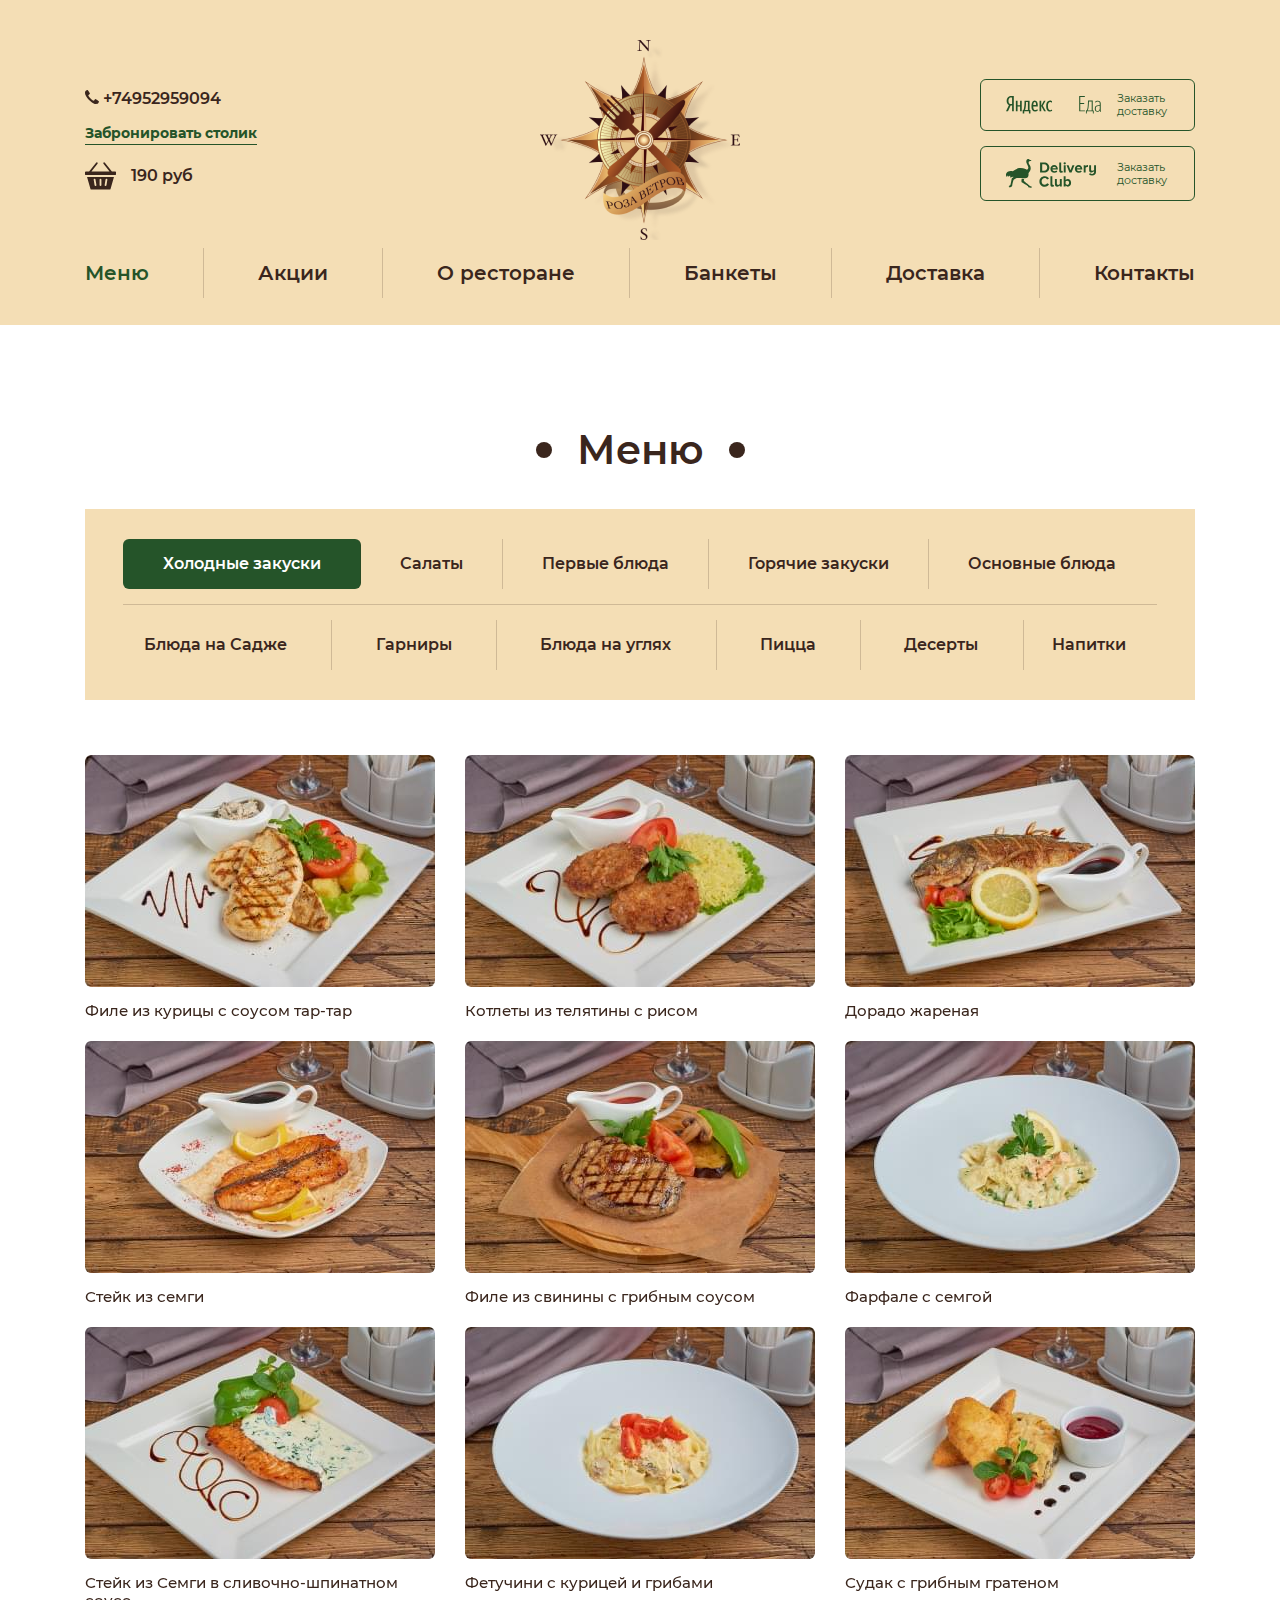
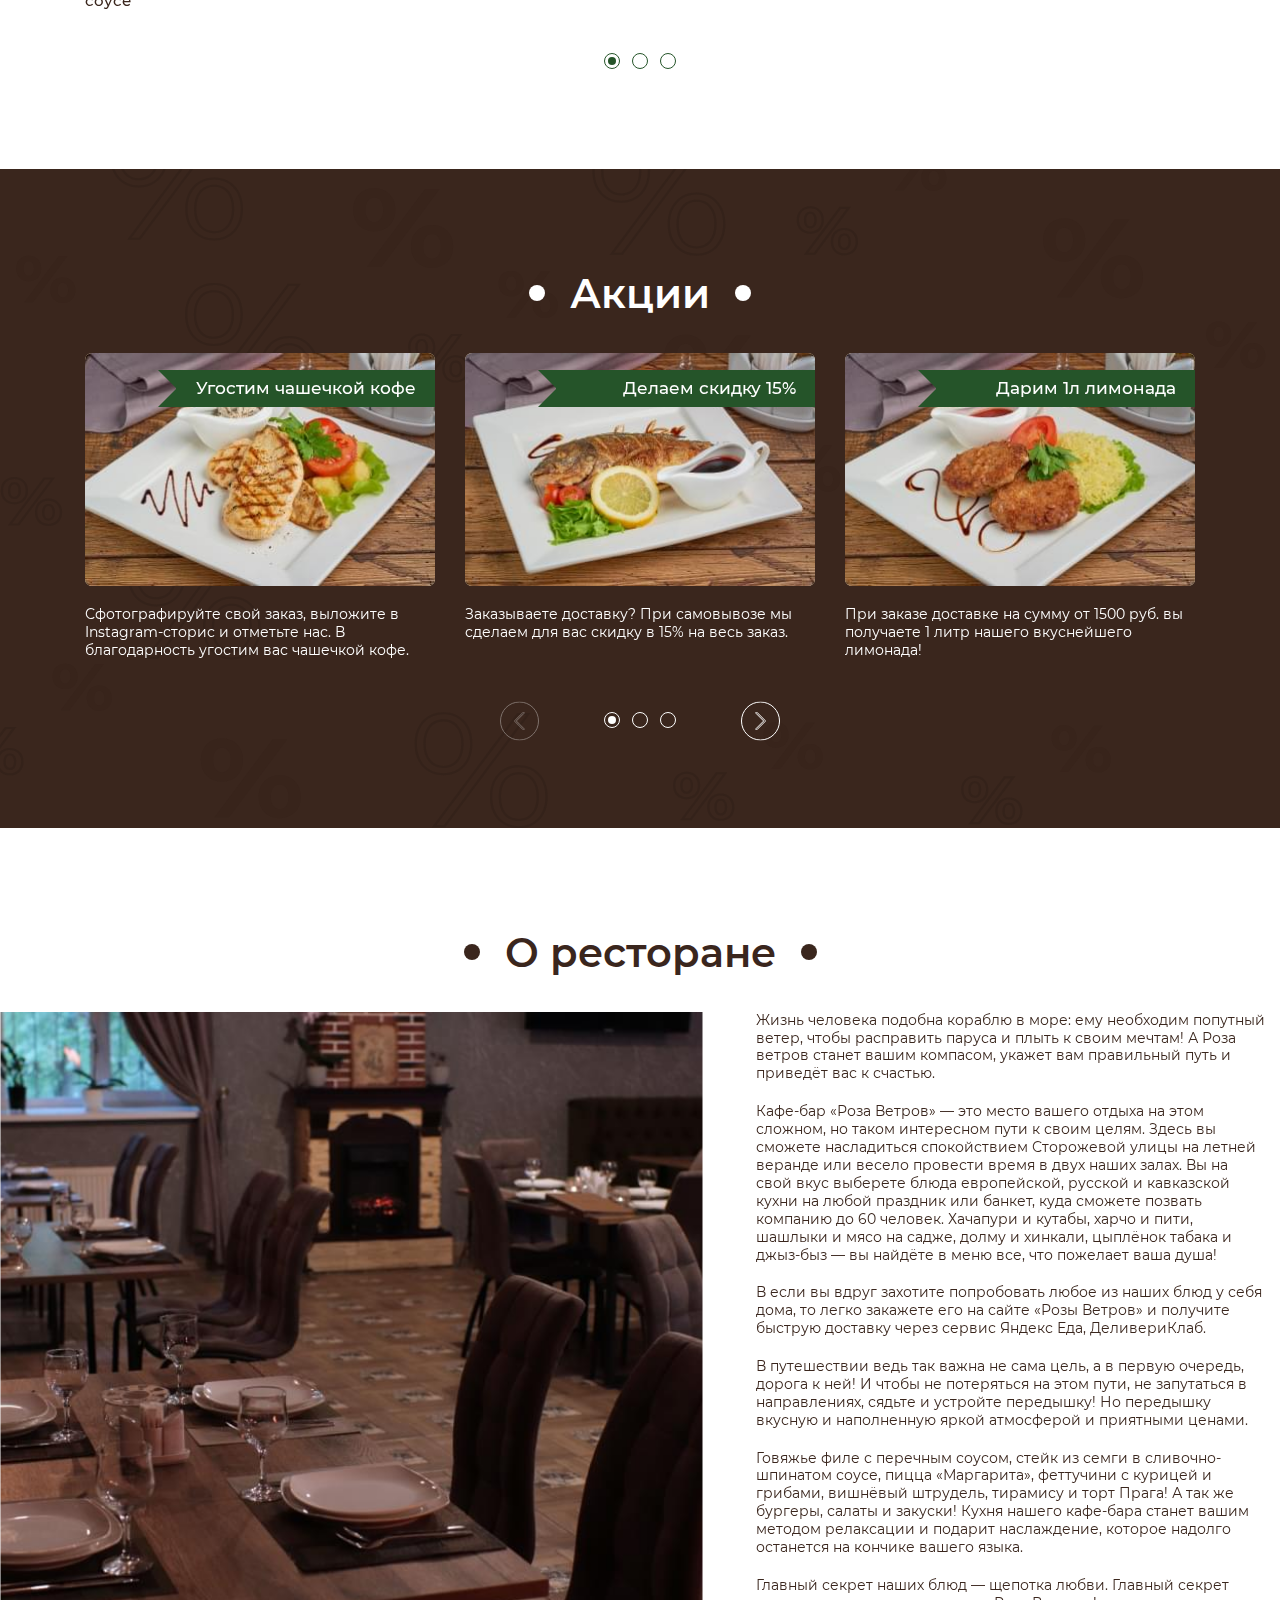
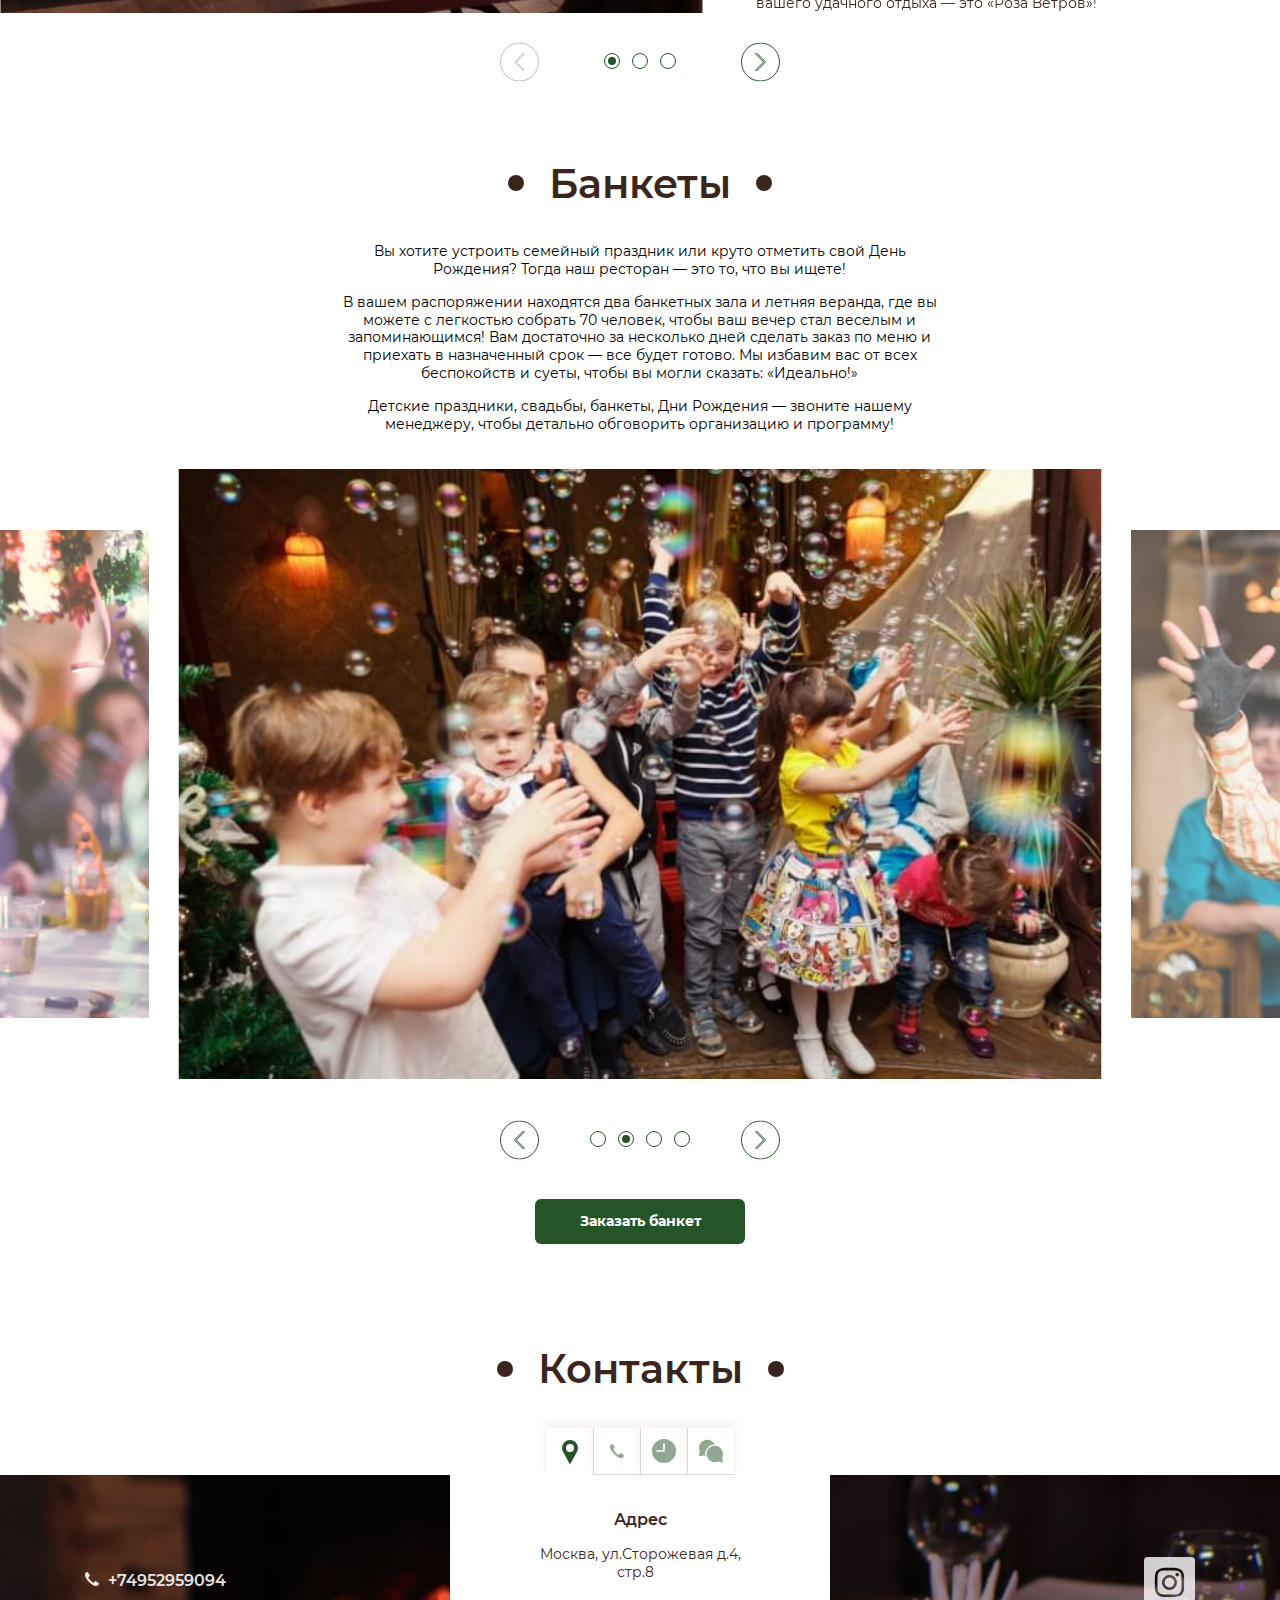
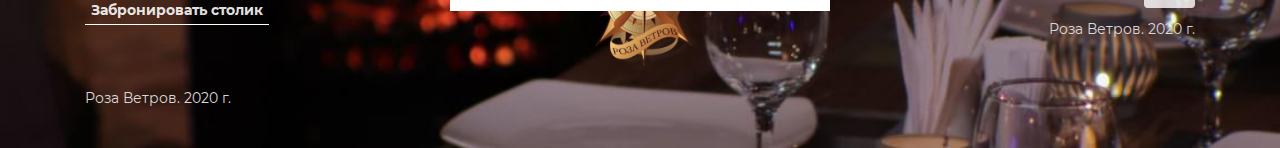
<file: index.html>
<!DOCTYPE html>

<html lang="ru">

<head>
  <meta charset="utf-8">

  <title>Название страницы</title>

  <meta http-equiv="X-UA-Compatible" content="IE=edge">
  <meta name="viewport" content="width=device-width, initial-scale=1">
  <meta name="format-detection" content="telephone=no">

  <meta name="robots" content="index, follow, noodp">
  <meta name="googlebot" content="index, follow">
  <meta name="google" content="notranslate">
  <meta name="description" content="">

  <meta property="og:type" content="article">
  <meta property="og:title" content="Ресторан-кафе-бар - Роза ветров в г. Москва">
  <meta property="og:description" content="Доставка еды из ресторана">
  <meta property="og:image" content="images/logo-company.png">
  <meta property="og:site_name" content="Главная ресторана-кафе-бара - Роза ветров">

  <link rel="apple-touch-icon" sizes="180x180" href="images/favicons/apple-touch-icon.png">
  <link rel="icon" type="image/png" sizes="32x32" href="images/favicons/favicon-32x32.png">
  <link rel="icon" type="image/png" sizes="16x16" href="images/favicons/favicon-16x16.png">
  <link rel="manifest" href="images/favicons/site.webmanifest">
  <link rel="mask-icon" href="images/favicons/safari-pinned-tab.svg" color="#3b8296">
  <meta name="msapplication-TileColor" content="#F4DEB5">

  <meta name="theme-color" content="#F4DEB5">
  <meta name="msapplication-navbutton-color" content="#F4DEB5">
  <meta name="apple-mobile-web-app-status-bar-style" content="#F4DEB5">

  <meta name="author" content="Alexander Holub">
  <meta name="copyright" content="Ресторан-кафе-бар - Роза ветров, 2020 г.">
  <meta name="address" content="Москва, ул.Сторожевая д.4, стр.8">

  <link rel="stylesheet" href="css/style.min.css">
</head>

<body class="page">

  <h1 class="visually-hidden">Ресторан - Роза ветров: доставка еды прямо из ресторана</h1>

  <header class="header header--bg">
    <div class="container">
      <div class="header__inner">
        
        <div class="header__top">
          <div class="header__info">
            <a class="header__tel-link" href="tel:+74952959094">
              <svg class="icon icon-mobile">
                <use xlink:href="images/sprites/sprite.svg#mobile"></use>
              </svg>
              <span class="header__tel">+74952959094</span>
            </a>
            <a class="header__booking-link" href="#">Забронировать столик</a>
            <a class="header__basket-link" href="#">
              <svg class="icon icon-shopping-basket">
                <use xlink:href="images/sprites/sprite.svg#shopping-basket"></use>
              </svg>
              <span>190 руб</span>
            </a>
          </div>
          <div class="logo header__logo">
            <a href="/">
              <img src="images/logo-company.png" alt="Логотип ресторана - Роза ветров">
            </a>
          </div>
          <div class="header__btn">
            <ul class="header__btn-list">
              <li class="header__btn-item">
                <a class="header__btn-link" href="#">
                  <svg class="icon icon-yandex-food-logo">
                    <use xlink:href="images/sprites/sprite.svg#yandex-food-logo"></use>
                  </svg>
                  <span>Заказать доставку</span>
                </a>
              </li>
              <li class="header__btn-item">
                <a class="header__btn-link" href="#">
                  <svg class="icon icon-delivery-club-logo">
                    <use xlink:href="images/sprites/sprite.svg#delivery-club-logo"></use>
                  </svg>
                  <span>Заказать доставку</span>
                </a>
              </li>
            </ul>
          </div>
        </div>

        <div class="header__bottom">
          <nav class="menu-navigation">
            <ul class="menu-navigation__list">
              <li class="menu-navigation__list-item menu-navigation__list-item--active">
                <span>Меню</span>
              </li>
              <li class="menu-navigation__list-item">
                <a href="#shares" class="scroll-to">Акции</a>
              </li>
              <li class="menu-navigation__list-item">
                <a href="#about" class="scroll-to">О ресторане</a>
              </li>
              <li class="menu-navigation__list-item">
                <a href="#banquets" class="scroll-to">Банкеты</a>
              </li>
              <li class="menu-navigation__list-item">
                <a href="#">Доставка</a>
              </li>
              <li class="menu-navigation__list-item">
                <a href="#contacts" class="scroll-to">Контакты</a>
              </li>
            </ul>
          </nav>
        </div>

      </div><!-- /.header__inner -->
    </div><!-- /.container -->
  </header>


  <header class="header-mobile header-mobile__inner header--bg">

    <div class="container">

      <div class="header-mobile__top">
      
        <div class="logo header-mobile__logo">
          <a href="/">
            <img src="images/logo-company-mobile.png" alt="Логотип ресторана - Роза ветров">
          </a>
        </div>
      
        <div class="header-mobile__top-btn">
          <a class="header-mobile__basket-link" href="#">
            <svg class="icon icon-shopping-basket">
              <use xlink:href="images/sprites/sprite.svg#shopping-basket"></use>
            </svg>
          </a>
          <button class="menu-btn header-mobile__menu-btn">
            <span class="menu-btn__line"></span>
            <span class="menu-btn__line"></span>
            <span class="menu-btn__line"></span>
          </button>
        </div>
      
      </div>
      
      <div class="header-mobile__bottom">
        <a class="header__tel-link header__tel-link--mobile" href="tel:+74952959094">
          <svg class="icon icon-mobile">
            <use xlink:href="images/sprites/sprite.svg#mobile"></use>
          </svg>
          <span class="header__tel header__tel--mobile">+74952959094</span>
        </a>
        <a class="header__booking-link" href="#">Забронировать столик</a>
      </div>

      <div class="header-mobile__navigation-modal">

        <button class="header-mobile__modal-close" type="button">
          <svg class="icon icon-close">
            <use xlink:href="images/sprites/sprite.svg#cancel"></use>
          </svg>
        </button>

        <div class="header-mobile__navigation-container">
          
          <nav class="header-mobile__navigation">
            <ul class="header-mobile__menu-list">
              <li class="header-mobile__menu-item header-mobile__menu-item--active">
                <span>Меню</span>
              </li>
              <li class="header-mobile__menu-item">
                <a href="#shares">Акции</a>
              </li>
              <li class="header-mobile__menu-item">
                <a href="#about" class="scroll-to">О ресторане</a>
              </li>
              <li class="header-mobile__menu-item">
                <a href="#banquets" class="scroll-to">Банкеты</a>
              </li>
              <li class="header-mobile__menu-item">
                <a href="#">Доставка</a>
              </li>
              <li class="header-mobile__menu-item">
                <a href="#contacts" class="scroll-to">Контакты</a>
              </li>
            </ul>
          </nav>
          
          <ul class="header__btn-list">
            <li class="header__btn-item header__btn-item--mobile">
              <a class="header__btn-link" href="#">
                <svg class="icon icon-yandex-food-logo">
                  <use xlink:href="images/sprites/sprite.svg#yandex-food-logo"></use>
                </svg>
                <span>Заказать доставку</span>
              </a>
            </li>
            <li class="header__btn-item header__btn-item--mobile">
              <a class="header__btn-link" href="#">
                <svg class="icon icon-delivery-club-logo">
                  <use xlink:href="images/sprites/sprite.svg#delivery-club-logo"></use>
                </svg>
                <span>Заказать доставку</span>
              </a>
            </li>
          </ul>

        </div>

      </div>

    </div><!-- /.container -->
    
  </header>

  <main class="main-content">

    <section class="menu-dishes menu-dishes__inner">
      <h2 class="visually-hidden">Меню блюд ресторана - Роза ветров</h2>
      <div class="container">
        
        <div class="menu-dishes__title-box">
          <p class="main-title main-title--brown">Меню</p>
        </div>
        
        <div class="dishes-category dishes-category__tabs tabs tab-nav">
          <div class="dishes-category__tabs-top">
            <button class="tab-nav__item dishes-category__tab is-active" type="button" data-tab-name="menu-dishes-1">Холодные закуски</button>
            <button class="tab-nav__item dishes-category__tab" type="button" data-tab-name="menu-dishes-2">Салаты</button>
            <button class="tab-nav__item dishes-category__tab" type="button" data-tab-name="menu-dishes-3">Первые блюда</button>
            <button class="tab-nav__item dishes-category__tab" type="button" data-tab-name="menu-dishes-4">Горячие закуски</button>
            <button class="tab-nav__item dishes-category__tab" type="button" data-tab-name="menu-dishes-5">Основные блюда</button>
          </div>
          <div class="dishes-category__tabs-bottom">
            <button class="tab-nav__item dishes-category__tab" type="button" data-tab-name="menu-dishes-6">Блюда на Садже</button>
            <button class="tab-nav__item dishes-category__tab" type="button" data-tab-name="menu-dishes-7">Гарниры</button>
            <button class="tab-nav__item dishes-category__tab" type="button" data-tab-name="menu-dishes-8">Блюда на углях</button>
            <button class="tab-nav__item dishes-category__tab" type="button" data-tab-name="menu-dishes-9">Пицца</button>
            <button class="tab-nav__item dishes-category__tab" type="button" data-tab-name="menu-dishes-10">Десерты</button>
            <div class="dishes-submenu-container">
              <button class="dishes-category__sub-menu submenu-item" type="button" data-submenu="submenu-dishes-1">Напитки</button>
              <div class="dishes-submenu submenu-item-content submenu-dishes-1">
                <ul class="dishes-submenu__list">
                  <li class="dishes-submenu__list-item">
                    <button class="tab-nav__item dishes-category__tab submenu-item" type="button" data-tab-name="menu-dishes-10">Прохладительные напитки</button>
                  </li>
                  <li class="dishes-submenu__list-item">
                    <button class="tab-nav__item dishes-category__tab submenu-item" type="button" data-tab-name="menu-dishes-11">Домашние лимонады</button>
                  </li>
                  <li class="dishes-submenu__list-item">
                    <button class="tab-nav__item dishes-category__tab submenu-item" type="button" data-tab-name="menu-dishes-12">Молочные коктейли</button>
                  </li>
                  <li class="dishes-submenu__list-item">
                    <button class="tab-nav__item dishes-category__tab submenu-item" type="button" data-tab-name="menu-dishes-13">Авторские чаи</button>
                  </li>
                  <li class="dishes-submenu__list-item">
                    <button class="tab-nav__item dishes-category__tab submenu-item" type="button" data-tab-name="menu-dishes-14">Чайная карта</button>
                  </li>
                  <li class="dishes-submenu__list-item">
                    <button class="tab-nav__item dishes-category__tab submenu-item" type="button" data-tab-name="menu-dishes-15">Коктейли б/а</button>
                  </li>
                  <li class="dishes-submenu__list-item">
                    <button class="tab-nav__item dishes-category__tab submenu-item" type="button" data-tab-name="menu-dishes-15">Кофе</button>
                  </li>
                </ul>
              </div>
            </div>
            
          </div>
          
        </div><!-- /.dishes-category -->

        <div class="dishes-category-mobile__container">
          <div class="dishes-category-mobile__btn">
            <p class="dishes-category-mobile__category-text">Холодные закуски</p>
            <button class="menu-btn dishes-category-mobile__menu-btn">
              <span class="menu-btn__line"></span>
              <span class="menu-btn__line"></span>
              <span class="menu-btn__line"></span>
            </button>
          </div>

          <div class="dishes-category-mobile dishes-category-mobile__tabs tabs tabs-wrapper">
            <div class="dishes-category-mobile__category-wrapper">

              <button class="dishes-category-mobile__modal-close" type="button">
                <svg class="icon icon-close">
                  <use xlink:href="images/sprites/sprite.svg#cancel"></use>
                </svg>
              </button>

              <div class="dishes-category-mobile__mobile-tab-list">
                <button class="tab-nav__item dishes-category-mobile__tab is-active" type="button" data-tab-name="menu-dishes-1">Холодные закуски</button>
                <button class="tab-nav__item dishes-category-mobile__tab" type="button" data-tab-name="menu-dishes-2">Салаты</button>
                <button class="tab-nav__item dishes-category-mobile__tab" type="button" data-tab-name="menu-dishes-3">Первые блюда</button>
                <button class="tab-nav__item dishes-category-mobile__tab" type="button" data-tab-name="menu-dishes-4">Горячие закуски</button>
                <button class="tab-nav__item dishes-category-mobile__tab" type="button" data-tab-name="menu-dishes-5">Основные блюда</button>
                <button class="tab-nav__item dishes-category-mobile__tab" type="button" data-tab-name="menu-dishes-6">Блюда на Садже</button>
                <button class="tab-nav__item dishes-category-mobile__tab" type="button" data-tab-name="menu-dishes-7">Гарниры</button>
                <button class="tab-nav__item dishes-category-mobile__tab" type="button" data-tab-name="menu-dishes-8">Блюда на углях</button>
                <button class="tab-nav__item dishes-category-mobile__tab" type="button" data-tab-name="menu-dishes-9">Пицца</button>
                <button class="tab-nav__item dishes-category-mobile__tab" type="button" data-tab-name="menu-dishes-10">Десерты</button>
                <button class="dishes-category-mobile__sub-menu submenu-item" type="button" data-submenu="submenu-dishes-1">Напитки</button>
              </div>
              
              <div class="dishes-mobile-submenu submenu-item-content submenu-dishes-1">
                <ul class="dishes-mobile-submenu__list">
                  <li class="dishes-mobile-submenu__list">
                    <button class="tab-nav__item dishes-category-mobile__tab" type="button" data-tab-name="menu-dishes-10">Прохладительные напитки</button>
                  </li>
                  <li class="dishes-mobile-submenu__list">
                    <button class="tab-nav__item dishes-category-mobile__tab" type="button" data-tab-name="menu-dishes-11">Домашние лимонады</button>
                  </li>
                  <li class="dishes-mobile-submenu__list">
                    <button class="tab-nav__item dishes-category-mobile__tab" type="button" data-tab-name="menu-dishes-12">Молочные коктейли</button>
                  </li>
                  <li class="dishes-mobile-submenu__list">
                    <button class="tab-nav__item dishes-category-mobile__tab" type="button" data-tab-name="menu-dishes-13">Авторские чаи</button>
                  </li>
                  <li class="dishes-mobile-submenu__list">
                    <button class="tab-nav__item dishes-category-mobile__tab" type="button" data-tab-name="menu-dishes-14">Чайная карта</button>
                  </li>
                  <li class="dishes-mobile-submenu__list">
                    <button class="tab-nav__item dishes-category-mobile__tab" type="button" data-tab-name="menu-dishes-15">Коктейли б/а</button>
                  </li>
                  <li class="dishes-mobile-submenu__list">
                    <button class="tab-nav__item dishes-category-mobile__tab" type="button" data-tab-name="menu-dishes-15">Кофе</button>
                  </li>
                </ul>
              </div>

            </div>
          </div><!-- /.dishes-category-mobile -->
        </div>

        <div class="tabs-content menu-dishes__container-content">

          <div class="tab is-active menu-dishes__content menu-dishes-1">
            <div class="swiper-container menu-dishes__slider-container">
              <div class="menu-dishes__slider">
            
                <div class="swiper-wrapper menu-dishes__slider-wrapper">
            
                  <div class="menu-dishes__slider-slide swiper-slide">

                    <div class="menu-dishes__slider-item dish-card">
                      <div class="dish-card__img-box">
                        <img src="images/content/cold-snacks/cold-snacks-item-1.jpg" alt="Филе из курицы с соусом тар-тар">
                      </div>
                      <h3 class="dish-card__title">Филе из курицы с соусом тар-тар</h3>
                      <div class="dish-card__footer">
                        <p class="dish-card__dish-weight">250 гр</p>
                        <p class="dish-card__price">190 руб</p>
                      </div>
                    </div>

                    <div class="menu-dishes__slider-item dish-card">
                      <div class="dish-card__img-box">
                        <img src="images/content/cold-snacks/cold-snacks-item-2.jpg" alt="Котлеты из телятины с рисом">
                      </div>
                      <h3 class="dish-card__title">Котлеты из телятины с рисом</h3>
                      <div class="dish-card__footer">
                        <p class="dish-card__dish-weight">250 гр</p>
                        <p class="dish-card__price">290 руб</p>
                      </div>
                    </div>

                    <div class="menu-dishes__slider-item dish-card">
                      <div class="dish-card__img-box">
                        <img src="images/content/cold-snacks/cold-snacks-item-3.jpg" alt="Дорадо жареная">
                      </div>
                      <h3 class="dish-card__title">Дорадо жареная</h3>
                      <div class="dish-card__footer">
                        <p class="dish-card__dish-weight">250 гр</p>
                        <p class="dish-card__price">390 руб</p>
                      </div>
                    </div>
                    
                    <div class="menu-dishes__slider-item dish-card">
                      <div class="dish-card__img-box">
                        <img src="images/content/cold-snacks/cold-snacks-item-4.jpg" alt="Стейк из семги">
                      </div>
                      <h3 class="dish-card__title">Стейк из семги</h3>
                      <div class="dish-card__footer">
                        <p class="dish-card__dish-weight">250 гр</p>
                        <p class="dish-card__price">490 руб</p>
                      </div>
                    </div>
                    
                    <div class="menu-dishes__slider-item dish-card">
                      <div class="dish-card__img-box">
                        <img src="images/content/cold-snacks/cold-snacks-item-5.jpg" alt="Филе из свинины с грибным соусом">
                      </div>
                      <h3 class="dish-card__title">Филе из свинины с грибным соусом</h3>
                      <div class="dish-card__footer">
                        <p class="dish-card__dish-weight">250 гр</p>
                        <p class="dish-card__price">790 руб</p>
                      </div>
                    </div>
                    
                    <div class="menu-dishes__slider-item dish-card">
                      <div class="dish-card__img-box">
                        <img src="images/content/cold-snacks/cold-snacks-item-6.jpg" alt="Фарфале с семгой">
                      </div>
                      <h3 class="dish-card__title">Фарфале с семгой</h3>
                      <div class="dish-card__footer">
                        <p class="dish-card__dish-weight">250 гр</p>
                        <p class="dish-card__price">690 руб</p>
                      </div>
                    </div>
                    
                    <div class="menu-dishes__slider-item dish-card">
                      <div class="dish-card__img-box">
                        <img src="images/content/cold-snacks/cold-snacks-item-7.jpg" alt="Стейк из Семги в сливочно-шпинатном соусе">
                      </div>
                      <h3 class="dish-card__title">Стейк из Семги в сливочно-шпинатном соусе</h3>
                      <div class="dish-card__footer">
                        <p class="dish-card__dish-weight">250 гр</p>
                        <p class="dish-card__price">1090 руб</p>
                      </div>
                    </div>
                    
                    <div class="menu-dishes__slider-item dish-card">
                      <div class="dish-card__img-box">
                        <img src="images/content/cold-snacks/cold-snacks-item-8.jpg" alt="Фетучини с курицей и грибами">
                      </div>
                      <h3 class="dish-card__title">Фетучини с курицей и грибами</h3>
                      <div class="dish-card__footer">
                        <p class="dish-card__dish-weight">250 гр</p>
                        <p class="dish-card__price">490 руб</p>
                      </div>
                    </div>
                    
                    <div class="menu-dishes__slider-item dish-card">
                      <div class="dish-card__img-box">
                        <img src="images/content/cold-snacks/cold-snacks-item-9.jpg" alt="Судак с грибным гратеном">
                      </div>
                      <h3 class="dish-card__title">Судак с грибным гратеном</h3>
                      <div class="dish-card__footer">
                        <p class="dish-card__dish-weight">1050 гр</p>
                        <p class="dish-card__price">290 руб</p>
                      </div>
                    </div>
                    
                  </div><!-- /.menu-dishes__slider-slide .swiper-slide -->

                  <div class="menu-dishes__slider-slide swiper-slide">
                  
                    <div class="menu-dishes__slider-item dish-card">
                      <div class="dish-card__img-box">
                        <img src="images/content/cold-snacks/cold-snacks-item-1.jpg" alt="Филе из курицы с соусом тар-тар">
                      </div>
                      <h3 class="dish-card__title">Филе из курицы с соусом тар-тар</h3>
                      <div class="dish-card__footer">
                        <p class="dish-card__dish-weight">250 гр</p>
                        <p class="dish-card__price">190 руб</p>
                      </div>
                    </div>
                  
                    <div class="menu-dishes__slider-item dish-card">
                      <div class="dish-card__img-box">
                        <img src="images/content/cold-snacks/cold-snacks-item-2.jpg" alt="Котлеты из телятины с рисом">
                      </div>
                      <h3 class="dish-card__title">Котлеты из телятины с рисом</h3>
                      <div class="dish-card__footer">
                        <p class="dish-card__dish-weight">250 гр</p>
                        <p class="dish-card__price">290 руб</p>
                      </div>
                    </div>
                  
                    <div class="menu-dishes__slider-item dish-card">
                      <div class="dish-card__img-box">
                        <img src="images/content/cold-snacks/cold-snacks-item-3.jpg" alt="Дорадо жареная">
                      </div>
                      <h3 class="dish-card__title">Дорадо жареная</h3>
                      <div class="dish-card__footer">
                        <p class="dish-card__dish-weight">250 гр</p>
                        <p class="dish-card__price">390 руб</p>
                      </div>
                    </div>
                  
                    <div class="menu-dishes__slider-item dish-card">
                      <div class="dish-card__img-box">
                        <img src="images/content/cold-snacks/cold-snacks-item-4.jpg" alt="Стейк из семги">
                      </div>
                      <h3 class="dish-card__title">Стейк из семги</h3>
                      <div class="dish-card__footer">
                        <p class="dish-card__dish-weight">250 гр</p>
                        <p class="dish-card__price">490 руб</p>
                      </div>
                    </div>
                  
                    <div class="menu-dishes__slider-item dish-card">
                      <div class="dish-card__img-box">
                        <img src="images/content/cold-snacks/cold-snacks-item-5.jpg" alt="Филе из свинины с грибным соусом">
                      </div>
                      <h3 class="dish-card__title">Филе из свинины с грибным соусом</h3>
                      <div class="dish-card__footer">
                        <p class="dish-card__dish-weight">250 гр</p>
                        <p class="dish-card__price">790 руб</p>
                      </div>
                    </div>
                  
                    <div class="menu-dishes__slider-item dish-card">
                      <div class="dish-card__img-box">
                        <img src="images/content/cold-snacks/cold-snacks-item-6.jpg" alt="Фарфале с семгой">
                      </div>
                      <h3 class="dish-card__title">Фарфале с семгой</h3>
                      <div class="dish-card__footer">
                        <p class="dish-card__dish-weight">250 гр</p>
                        <p class="dish-card__price">690 руб</p>
                      </div>
                    </div>
                  
                    <div class="menu-dishes__slider-item dish-card">
                      <div class="dish-card__img-box">
                        <img src="images/content/cold-snacks/cold-snacks-item-7.jpg" alt="Стейк из Семги в сливочно-шпинатном соусе">
                      </div>
                      <h3 class="dish-card__title">Стейк из Семги в сливочно-шпинатном соусе</h3>
                      <div class="dish-card__footer">
                        <p class="dish-card__dish-weight">250 гр</p>
                        <p class="dish-card__price">1090 руб</p>
                      </div>
                    </div>
                  
                    <div class="menu-dishes__slider-item dish-card">
                      <div class="dish-card__img-box">
                        <img src="images/content/cold-snacks/cold-snacks-item-8.jpg" alt="Фетучини с курицей и грибами">
                      </div>
                      <h3 class="dish-card__title">Фетучини с курицей и грибами</h3>
                      <div class="dish-card__footer">
                        <p class="dish-card__dish-weight">250 гр</p>
                        <p class="dish-card__price">490 руб</p>
                      </div>
                    </div>
                  
                    <div class="menu-dishes__slider-item dish-card">
                      <div class="dish-card__img-box">
                        <img src="images/content/cold-snacks/cold-snacks-item-9.jpg" alt="Судак с грибным гратеном">
                      </div>
                      <h3 class="dish-card__title">Судак с грибным гратеном</h3>
                      <div class="dish-card__footer">
                        <p class="dish-card__dish-weight">1050 гр</p>
                        <p class="dish-card__price">290 руб</p>
                      </div>
                    </div>
                  
                  </div><!-- /.menu-dishes__slider-slide .swiper-slide -->

                  <div class="menu-dishes__slider-slide swiper-slide">
                  
                    <div class="menu-dishes__slider-item dish-card">
                      <div class="dish-card__img-box">
                        <img src="images/content/cold-snacks/cold-snacks-item-1.jpg" alt="Филе из курицы с соусом тар-тар">
                      </div>
                      <h3 class="dish-card__title">Филе из курицы с соусом тар-тар</h3>
                      <div class="dish-card__footer">
                        <p class="dish-card__dish-weight">250 гр</p>
                        <p class="dish-card__price">190 руб</p>
                      </div>
                    </div>
                  
                    <div class="menu-dishes__slider-item dish-card">
                      <div class="dish-card__img-box">
                        <img src="images/content/cold-snacks/cold-snacks-item-2.jpg" alt="Котлеты из телятины с рисом">
                      </div>
                      <h3 class="dish-card__title">Котлеты из телятины с рисом</h3>
                      <div class="dish-card__footer">
                        <p class="dish-card__dish-weight">250 гр</p>
                        <p class="dish-card__price">290 руб</p>
                      </div>
                    </div>
                  
                    <div class="menu-dishes__slider-item dish-card">
                      <div class="dish-card__img-box">
                        <img src="images/content/cold-snacks/cold-snacks-item-3.jpg" alt="Дорадо жареная">
                      </div>
                      <h3 class="dish-card__title">Дорадо жареная</h3>
                      <div class="dish-card__footer">
                        <p class="dish-card__dish-weight">250 гр</p>
                        <p class="dish-card__price">390 руб</p>
                      </div>
                    </div>
                  
                    <div class="menu-dishes__slider-item dish-card">
                      <div class="dish-card__img-box">
                        <img src="images/content/cold-snacks/cold-snacks-item-4.jpg" alt="Стейк из семги">
                      </div>
                      <h3 class="dish-card__title">Стейк из семги</h3>
                      <div class="dish-card__footer">
                        <p class="dish-card__dish-weight">250 гр</p>
                        <p class="dish-card__price">490 руб</p>
                      </div>
                    </div>
                  
                    <div class="menu-dishes__slider-item dish-card">
                      <div class="dish-card__img-box">
                        <img src="images/content/cold-snacks/cold-snacks-item-5.jpg" alt="Филе из свинины с грибным соусом">
                      </div>
                      <h3 class="dish-card__title">Филе из свинины с грибным соусом</h3>
                      <div class="dish-card__footer">
                        <p class="dish-card__dish-weight">250 гр</p>
                        <p class="dish-card__price">790 руб</p>
                      </div>
                    </div>
                  
                    <div class="menu-dishes__slider-item dish-card">
                      <div class="dish-card__img-box">
                        <img src="images/content/cold-snacks/cold-snacks-item-6.jpg" alt="Фарфале с семгой">
                      </div>
                      <h3 class="dish-card__title">Фарфале с семгой</h3>
                      <div class="dish-card__footer">
                        <p class="dish-card__dish-weight">250 гр</p>
                        <p class="dish-card__price">690 руб</p>
                      </div>
                    </div>
                  
                    <div class="menu-dishes__slider-item dish-card">
                      <div class="dish-card__img-box">
                        <img src="images/content/cold-snacks/cold-snacks-item-7.jpg" alt="Стейк из Семги в сливочно-шпинатном соусе">
                      </div>
                      <h3 class="dish-card__title">Стейк из Семги в сливочно-шпинатном соусе</h3>
                      <div class="dish-card__footer">
                        <p class="dish-card__dish-weight">250 гр</p>
                        <p class="dish-card__price">1090 руб</p>
                      </div>
                    </div>
                  
                    <div class="menu-dishes__slider-item dish-card">
                      <div class="dish-card__img-box">
                        <img src="images/content/cold-snacks/cold-snacks-item-8.jpg" alt="Фетучини с курицей и грибами">
                      </div>
                      <h3 class="dish-card__title">Фетучини с курицей и грибами</h3>
                      <div class="dish-card__footer">
                        <p class="dish-card__dish-weight">250 гр</p>
                        <p class="dish-card__price">490 руб</p>
                      </div>
                    </div>
                  
                    <div class="menu-dishes__slider-item dish-card">
                      <div class="dish-card__img-box">
                        <img src="images/content/cold-snacks/cold-snacks-item-9.jpg" alt="Судак с грибным гратеном">
                      </div>
                      <h3 class="dish-card__title">Судак с грибным гратеном</h3>
                      <div class="dish-card__footer">
                        <p class="dish-card__dish-weight">1050 гр</p>
                        <p class="dish-card__price">290 руб</p>
                      </div>
                    </div>
                  
                  </div><!-- /.menu-dishes__slider-slide .swiper-slide -->
            
                </div><!-- /.swiper-wrapper .menu-dishes__slider-wrapper -->

                <div class="swiper-pagination slider-pagination menu-dishes__slider-pagination"></div>
                
              </div><!-- /.menu-dishes__slider -->
            </div><!-- /.swiper-container .menu-dishes__slider-container -->

            <div class="swiper-container menu-dishes-mobile__slider-container">
              <div class="menu-dishes__slider">
            
                <div class="swiper-wrapper menu-dishes__slider-wrapper">
            
                  <div class="swiper-slide menu-dishes__slider-slide">

                    <div class="menu-dishes-mobile__slide-container">
                      <div class="dish-card menu-dishes-mobile__slider-item">
                        <div class="dish-card__img-box">
                          <img src="images/content/cold-snacks/cold-snacks-item-1.jpg" alt="Котлеты из телятины с рисом">
                        </div>
                        <h3 class="dish-card__title">Котлеты из телятины с рисом</h3>

                        <div class="dish-card__mobile-modal">
                          <div class="dish-card__modal-container">
                            <button class="dishes-category-mobile__modal-close dish-card__modal-close" type="button">
                              <svg class="icon icon-close">
                                <use xlink:href="images/sprites/sprite.svg#cancel"></use>
                              </svg>
                            </button>
                            <div class="dish-card__mobile-modal-img">
                              <img src="images/content/cold-snacks/cold-snacks-item-1.jpg" alt="Филе из курицы с соусом тар-тар">
                            </div>
                            <p class="dish-card__title">Филе из курицы с соусом тар-тар</p>
                            <div class="dish-card__footer">
                              <p class="dish-card__dish-weight">250 гр</p>
                              <p class="dish-card__price">190 руб</p>
                            </div>
                          </div>
                        </div>
                      </div>
                      
                      <div class="dish-card menu-dishes-mobile__slider-item">
                        <div class="dish-card__img-box">
                          <img src="images/content/cold-snacks/cold-snacks-item-2.jpg" alt="Дорадо жареная">
                        </div>
                        <h3 class="dish-card__title">Дорадо жареная</h3>

                        <div class="dish-card__mobile-modal">
                          <div class="dish-card__modal-container">
                            <button class="dishes-category-mobile__modal-close dish-card__modal-close" type="button">
                              <svg class="icon icon-close">
                                <use xlink:href="images/sprites/sprite.svg#cancel"></use>
                              </svg>
                            </button>
                            <div class="dish-card__mobile-modal-img">
                              <img src="images/content/cold-snacks/cold-snacks-item-1.jpg" alt="Филе из курицы с соусом тар-тар">
                            </div>
                            <p class="dish-card__title">Филе из курицы с соусом тар-тар</p>
                            <div class="dish-card__footer">
                              <p class="dish-card__dish-weight">250 гр</p>
                              <p class="dish-card__price">190 руб</p>
                            </div>
                          </div>
                        </div>
                      </div>
                      
                      <div class="dish-card menu-dishes-mobile__slider-item">
                        <div class="dish-card__img-box">
                          <img src="images/content/cold-snacks/cold-snacks-item-3.jpg" alt="Филе из свинины с грибным соусом ">
                        </div>
                        <h3 class="dish-card__title">Филе из свинины с грибным соусом</h3>

                        <div class="dish-card__mobile-modal">
                          <div class="dish-card__modal-container">
                            <button class="dishes-category-mobile__modal-close dish-card__modal-close" type="button">
                              <svg class="icon icon-close">
                                <use xlink:href="images/sprites/sprite.svg#cancel"></use>
                              </svg>
                            </button>
                            <div class="dish-card__mobile-modal-img">
                              <img src="images/content/cold-snacks/cold-snacks-item-1.jpg" alt="Филе из курицы с соусом тар-тар">
                            </div>
                            <p class="dish-card__title">Филе из курицы с соусом тар-тар</p>
                            <div class="dish-card__footer">
                              <p class="dish-card__dish-weight">250 гр</p>
                              <p class="dish-card__price">190 руб</p>
                            </div>
                          </div>
                        </div>
                      </div>
                      
                      <div class="dish-card menu-dishes-mobile__slider-item">
                        <div class="dish-card__img-box">
                          <img src="images/content/cold-snacks/cold-snacks-item-4.jpg" alt="Фарфале с семгой">
                        </div>
                        <h3 class="dish-card__title">Фарфале с семгой</h3>

                        <div class="dish-card__mobile-modal">
                          <div class="dish-card__modal-container">
                            <button class="dishes-category-mobile__modal-close dish-card__modal-close" type="button">
                              <svg class="icon icon-close">
                                <use xlink:href="images/sprites/sprite.svg#cancel"></use>
                              </svg>
                            </button>
                            <div class="dish-card__mobile-modal-img">
                              <img src="images/content/cold-snacks/cold-snacks-item-1.jpg" alt="Филе из курицы с соусом тар-тар">
                            </div>
                            <p class="dish-card__title">Филе из курицы с соусом тар-тар</p>
                            <div class="dish-card__footer">
                              <p class="dish-card__dish-weight">250 гр</p>
                              <p class="dish-card__price">190 руб</p>
                            </div>
                          </div>
                        </div>
                      </div>
                    </div>

                  </div><!-- /.swiper-slide .menu-dishes__slider-slide -->

                  <div class="swiper-slide menu-dishes__slider-slide">
                  
                    Lorem ipsum dolor, sit amet consectetur adipisicing elit. Alias, sed.  
                  
                  </div><!-- /.swiper-slide .menu-dishes__slider-slide -->
            
                </div><!-- /.swiper-wrapper .menu-dishes__slider-wrapper -->
            
                <div class="swiper-scrollbar menu-dishes__scrollbal"></div>
                <div class="swiper-pagination slider-pagination menu-dishes__slider-pagination"></div>

              </div><!-- /.menu-dishes__slider -->
            </div><!-- /.swiper-container .menu-dishes__slider-container -->

            <div class="menu-dishes__slider-nav-btn slider-nav-btn">
              <button class="swiper-button-prev menu-dishes__btn-prev">
                <svg class="icon icon-switch-arrow">
                  <use xlink:href="images/sprites/sprite.svg#switch-arrow"></use>
                </svg>
              </button>
              <button class="swiper-button-next menu-dishes__btn-next">
                <svg class="icon icon-switch-arrow">
                  <use xlink:href="images/sprites/sprite.svg#switch-arrow"></use>
                </svg>
              </button>
            </div>

          </div><!-- /.tab is-active .menu-dishes__content --> 

          <div class="tab menu-dishes__content menu-dishes-2">
            <div>
              <p>Далеко-далеко за словесными горами в стране гласных и согласных живут рыбные тексты.</p>
            </div>
          </div>

          <div class="tab menu-dishes__content menu-dishes-14">
            <div>
              Далеко-далеко за словесными горами в стране гласных и согласных живут рыбные тексты. Мир ручеек наш необходимыми коварных инициал собрал путь несколько ему!
            </div>
          </div>

        </div><!-- /tabs-content .menu-dishes__container-content -->
      </div><!-- /.container -->
    </section>

    <section class="shares-block shares-block__inner" id="shares">
      <h2 class="visually-hidden">Акции ресторана - Роза ветров</h2>
      <div class="container">

        <div class="shares-block__title-box">
          <p class="main-title main-title--white">Акции</p>
        </div>

        <div class="swiper-container shares-block__slider-container">

          <div class="shares-block__slider">
            <div class="swiper-wrapper shares-block__slider-wrapper">

              <div class="shares-block__slider-slide swiper-slide">

                <div class="shares-block__slider-item">
                  <div class="shares-block__slider-item-img">
                    <img src="images/content/shares-images/shares-item-1.jpg" alt="Угостим чашечкой кофе">
                    <p class="shares-block__slider-item-tag">
                      <span class="shares-block__slider-item-tag-text">Угостим чашечкой кофе</span>
                    </p>
                  </div>
                  <p class="shares-block__slider-item-text">
                    Сфотографируйте свой заказ, выложите в Instagram-сторис и отметьте нас.
                    В благодарность угостим вас чашечкой кофе.
                  </p>
                </div>

                <div class="shares-block__slider-item">
                  <div class="shares-block__slider-item-img">
                    <img src="images/content/shares-images/shares-item-2.jpg" alt="Делаем скидку 15%">
                    <p class="shares-block__slider-item-tag">
                      <span class="shares-block__slider-item-tag-text">Делаем скидку 15%</span>
                    </p>
                  </div>
                  <p class="shares-block__slider-item-text">
                    Заказываете доставку? При самовывозе мы сделаем для вас скидку в 15% на весь заказ.
                  </p>
                </div>

                <div class="shares-block__slider-item">
                  <div class="shares-block__slider-item-img">
                    <img src="images/content/shares-images/shares-item-3.jpg" alt="Дарим 1л лимонада">
                    <p class="shares-block__slider-item-tag">
                      <span class="shares-block__slider-item-tag-text">Дарим 1л лимонада</span>
                    </p>
                  </div>
                  <p class="shares-block__slider-item-text">
                    При заказе доставке на сумму от 1500 руб. вы получаете 1 литр нашего вкуснейшего лимонада!
                  </p>
                </div>

              </div><!-- /.shares-block__slider-slide .swiper-slide -->

              <div class="shares-block__slider-slide swiper-slide">
              
                <div class="shares-block__slider-item">
                  <div class="shares-block__slider-item-img">
                    <img src="images/content/shares-images/shares-item-1.jpg" alt="Угостим чашечкой кофе">
                    <p class="shares-block__slider-item-tag">
                      <span class="shares-block__slider-item-tag-text">Угостим чашечкой кофе</span>
                    </p>
                  </div>
                  <p class="shares-block__slider-item-text">
                    Сфотографируйте свой заказ, выложите в Instagram-сторис и отметьте нас.
                    В благодарность угостим вас чашечкой кофе.
                  </p>
                </div>
              
                <div class="shares-block__slider-item">
                  <div class="shares-block__slider-item-img">
                    <img src="images/content/shares-images/shares-item-2.jpg" alt="Делаем скидку 15%">
                    <p class="shares-block__slider-item-tag">
                      <span class="shares-block__slider-item-tag-text">Делаем скидку 15%</span>
                    </p>
                  </div>
                  <p class="shares-block__slider-item-text">
                    Заказываете доставку? При самовывозе мы сделаем для вас скидку в 15% на весь заказ.
                  </p>
                </div>
              
                <div class="shares-block__slider-item">
                  <div class="shares-block__slider-item-img">
                    <img src="images/content/shares-images/shares-item-3.jpg" alt="Дарим 1л лимонада">
                    <p class="shares-block__slider-item-tag">
                      <span class="shares-block__slider-item-tag-text">Дарим 1л лимонада</span>
                    </p>
                  </div>
                  <p class="shares-block__slider-item-text">
                    При заказе доставке на сумму от 1500 руб. вы получаете 1 литр нашего вкуснейшего лимонада!
                  </p>
                </div>
              
              </div><!-- /.shares-block__slider-slide .swiper-slide -->

              <div class="shares-block__slider-slide swiper-slide">
              
                <div class="shares-block__slider-item">
                  <div class="shares-block__slider-item-img">
                    <img src="images/content/shares-images/shares-item-1.jpg" alt="Угостим чашечкой кофе">
                    <p class="shares-block__slider-item-tag">
                      <span class="shares-block__slider-item-tag-text">Угостим чашечкой кофе</span>
                    </p>
                  </div>
                  <p class="shares-block__slider-item-text">
                    Сфотографируйте свой заказ, выложите в Instagram-сторис и отметьте нас.
                    В благодарность угостим вас чашечкой кофе.
                  </p>
                </div>
              
                <div class="shares-block__slider-item">
                  <div class="shares-block__slider-item-img">
                    <img src="images/content/shares-images/shares-item-2.jpg" alt="Делаем скидку 15%">
                    <p class="shares-block__slider-item-tag">
                      <span class="shares-block__slider-item-tag-text">Делаем скидку 15%</span>
                    </p>
                  </div>
                  <p class="shares-block__slider-item-text">
                    Заказываете доставку? При самовывозе мы сделаем для вас скидку в 15% на весь заказ.
                  </p>
                </div>
              
                <div class="shares-block__slider-item">
                  <div class="shares-block__slider-item-img">
                    <img src="images/content/shares-images/shares-item-3.jpg" alt="Дарим 1л лимонада">
                    <p class="shares-block__slider-item-tag">
                      <span class="shares-block__slider-item-tag-text">Дарим 1л лимонада</span>
                    </p>
                  </div>
                  <p class="shares-block__slider-item-text">
                    При заказе доставке на сумму от 1500 руб. вы получаете 1 литр нашего вкуснейшего лимонада!
                  </p>
                </div>
              
              </div><!-- /.shares-block__slider-slide .swiper-slide -->

            </div><!-- /.swiper-wrapper .shares-block__slider-wrapper -->

            <div class="shares-block__slider-pagination swiper-pagination slider-pagination slider-pagination--white slider-pagination--bottom"></div>

          </div><!-- /.shares-block__slider -->
        </div><!-- /.swiper-container shares-block__slider-container -->

        <div class="shares-block__slider-nav-btn slider-nav-btn slider-nav-btn--white slider-nav-btn--bottom">
          <button class="swiper-button-prev shares-block__btn-prev">
            <svg class="icon icon-switch-arrow">
              <use xlink:href="images/sprites/sprite.svg#switch-arrow"></use>
            </svg>
          </button>
          <button class="swiper-button-next shares-block__btn-next">
            <svg class="icon icon-switch-arrow">
              <use xlink:href="images/sprites/sprite.svg#switch-arrow"></use>
            </svg>
          </button>
        </div>

      </div><!-- /.container -->
    </section>

    <section class="about about__inner" id="about">
      <h2 class="visually-hidden">О ресторане - Роза ветров</h2>
    
      <div class="container shares-block__title-box">
        <p class="main-title main-title--brown">О ресторане</p>
      </div>
    
      <div class="swiper-container about__slider-container">
    
        <div class="about__slider">
    
          <div class="swiper-wrapper about__slider-wrapper">
    
            <div class="swiper-slide about__slider-slide">
              <div class="about__slider-item">
                <div class="about__content">
                  <div class="about__container">
                    <div class="about__body">
                      <p>
                        Жизнь человека подобна кораблю в море: ему необходим попутный ветер, чтобы расправить паруса и плыть
                        к своим
                        мечтам! А
                        Роза ветров станет вашим компасом, укажет вам правильный путь и приведёт вас к счастью.
                      </p>
                      <p>
                        Кафе-бар «Роза Ветров» — это место вашего отдыха на этом сложном, но таком интересном пути к своим
                        целям.
                        Здесь вы
                        сможете насладиться спокойствием Сторожевой улицы на летней веранде или весело провести время в двух
                        наших
                        залах. Вы на
                        свой вкус выберете блюда европейской, русской и кавказской кухни на любой праздник или банкет, куда
                        сможете
                        позвать
                        компанию до 60 человек. Хачапури и кутабы, харчо и пити, шашлыки и мясо на садже, долму и хинкали,
                        цыплёнок
                        табака и
                        джыз-быз — вы найдёте в меню все, что пожелает ваша душа!
                      </p>
                      <p>
                        В если вы вдруг захотите попробовать любое из наших блюд у себя дома, то легко закажете его на сайте
                        «Розы
                        Ветров» и
                        получите быструю доставку через сервис Яндекс Еда, ДеливериКлаб.
                      </p>
                      <p>
                        В путешествии ведь так важна не сама цель, а в первую очередь, дорога к ней! И чтобы не потеряться
                        на этом
                        пути, не
                        запутаться в направлениях, сядьте и устройте передышку! Но передышку вкусную и наполненную яркой
                        атмосферой и
                        приятными
                        ценами.
                      </p>
                      <p>
                        Говяжье филе с перечным соусом, стейк из семги в сливочно-шпинатом соусе, пицца «Маргарита»,
                        феттучини с
                        курицей и
                        грибами, вишнёвый штрудель, тирамису и торт Прага! А так же бургеры, салаты и закуски! Кухня нашего
                        кафе-бара
                        станет
                        вашим методом релаксации и подарит наслаждение, которое надолго останется на кончике вашего языка.
                      </p>
                      <p>
                        Главный секрет наших блюд — щепотка любви. Главный секрет вашего удачного отдыха — это «Роза
                        Ветров»!
                      </p>
                    </div>
                  </div>
                </div>
                <div class="about__image">
                  <img src="images/content/about/about-item-1.jpg" alt="Интерьер ресторана">
                </div>
              </div>
            </div><!-- /.swiper-slide .about__slider-slide -->
    
            <div class="swiper-slide about__slider-slide">
              <div class="about__slider-item about__slider-item--only-image">
                <img src="images/content/about/about-item-1.jpg" alt="Интерьер ресторана">
              </div>
            </div><!-- /.swiper-slide .about__slider-slide -->
    
            <div class="swiper-slide about__slider-slide">
              <div class="about__slider-item about__slider-item--only-image">
                <img src="images/content/about/about-item-1.jpg" alt="Интерьер ресторана">
              </div>
            </div><!-- /.swiper-slide .about__slider-slide -->
    
          </div><!-- /.swiper-wrapper .about__slider-wrapper -->
    
          <div class="about__slider-pagination swiper-pagination slider-pagination slider-pagination slider-pagination--bottom"></div>
    
        </div><!-- /.about-slider -->
      </div><!-- /.swiper-container .about__slider-container -->
    
      <div class="about__slider-nav-btn slider-nav-btn slider-nav-btn--bottom">
        <button class="swiper-button-prev about__btn-prev">
          <svg class="icon icon-switch-arrow">
            <use xlink:href="images/sprites/sprite.svg#switch-arrow"></use>
          </svg>
        </button>
        <button class="swiper-button-next about__btn-next">
          <svg class="icon icon-switch-arrow">
            <use xlink:href="images/sprites/sprite.svg#switch-arrow"></use>
          </svg>
        </button>
      </div>
    
      <div class="container">
        <div class="swiper-container about-mobile__slider-container">
          <div class="about-mobile__slider">
    
            <div class="swiper-wrapper about-mobile__slider-wrapper">
    
              <div class="swiper-slide about-mobile__slider-slide">
                <div class="about-mobile__slider-item">
                  <div class="about-mobile__box-img">
                    <img src="images/content/about/about-item-1.jpg" alt="Интерьер ресторана">
                  </div>
                  <div class="about-mobile__box-text">
                    <p>
                      Жизнь человека подобна кораблю в море: ему необходим попутный ветер, чтобы расправить паруса и плыть к
                      своим мечтам! А
                      Роза ветров станет вашим компасом, укажет вам правильный путь и приведёт вас к счастью.
                    </p>
                  </div>
                </div>
              </div><!-- /.swiper-slide .about-mobile__slider-slide -->
    
              <div class="swiper-slide about-mobile__slider-slide">
                <div class="about-mobile__slider-item">
                  <div class="about-mobile__box-img">
                    <img src="images/content/about/about-item-1.jpg" alt="Интерьер ресторана">
                  </div>
                  <div class="about-mobile__box-text">
                    <p>
                      Кафе-бар «Роза Ветров» — это место вашего отдыха на этом сложном, но таком
                      интересном пути к своим целям. Здесь вы сможете насладиться спокойствием
                      Сторожевой улицы на летней веранде или весело провести время в двух наших залах.
                      Вы на свой вкус выберете блюда европейской, русской и кавказской кухни на любой
                      праздник или банкет, куда сможете позвать компанию до 60 человек. Хачапури и кутабы,
                      харчо и пити, шашлыки и мясо на садже, долму и хинкали, цыплёнок табака и джыз-быз — вы
                      найдёте в меню все, что пожелает ваша душа!
                    </p>
                  </div>
                </div>
              </div><!-- /.swiper-slide .about-mobile__slider-slide -->
    
              <div class="swiper-slide about-mobile__slider-slide">
                <div class="about-mobile__slider-item">
                  <div class="about-mobile__box-img">
                    <img src="images/content/about/about-item-1.jpg" alt="Интерьер ресторана">
                  </div>
                  <div class="about-mobile__box-text">
                    <p>
                      А если вы вдруг захотите попробовать любое из наших блюд у себя дома, то легко закажете его
                      на сайте «Розы Ветров» и получите быструю доставку через сервис Яндекс.Еда, ДеливериКлаб.
                    </p>
                    <p>
                      В путешествии ведь так важна не сама цель, а в первую очередь, дорога к ней! И чтобы не потеряться на
                      этом
                      пути, не
                      запутаться в направлениях, сядьте и устройте передышку! Но передышку вкусную и наполненную яркой
                      атмосферой и приятными
                      ценами.
                    </p>
                  </div>
                </div>
              </div><!-- /.swiper-slide .about-mobile__slider-slide -->
    
              <div class="swiper-slide about-mobile__slider-slide">
                <div class="about-mobile__slider-item">
                  <div class="about-mobile__box-img">
                    <img src="images/content/about/about-item-1.jpg" alt="Интерьер ресторана">
                  </div>
                  <div class="about-mobile__box-text">
                    <p>
                      Говяжье филе с перечным соусом, стейк из семги в сливочно-шпинатом соусе, пицца «Маргарита», феттучини
                      с
                      курицей и
                      грибами, вишнёвый штрудель, тирамису и торт Прага! А так же бургеры, салаты и закуски! Кухня нашего
                      кафе-бара станет
                      вашим методом релаксации и подарит наслаждение, которое надолго останется на кончике вашего языка.
                    </p>
                    <p>
                      Главный секрет наших блюд — щепотка любви. Главный секрет вашего удачного отдыха — это «Роза Ветров»!
                    </p>
                  </div>
                </div>
              </div><!-- /.swiper-slide .about-mobile__slider-slide -->
    
            </div><!-- /.swiper-wrapper .about-mobile__slider-wrapper -->
    
            <div class="about-mobile__slider-pagination swiper-pagination slider-pagination slider-pagination slider-pagination--bottom"></div>
    
          </div><!-- /.about-mobile-slider -->
        </div><!-- /.swiper-container .about-mobile__slider-container -->
    
        <div class="about-mobile__slider-nav-btn slider-nav-btn slider-nav-btn--bottom">
          <button class="swiper-button-prev about-mobile__btn-prev">
            <svg class="icon icon-switch-arrow">
              <use xlink:href="images/sprites/sprite.svg#switch-arrow"></use>
            </svg>
          </button>
          <button class="swiper-button-next about-mobile__btn-next">
            <svg class="icon icon-switch-arrow">
              <use xlink:href="images/sprites/sprite.svg#switch-arrow"></use>
            </svg>
          </button>
        </div>
    
      </div><!-- /.container -->
    
    </section>

    <section class="banquets banquets__inner" id="banquets">
      <h2 class="visually-hidden">Банкеты в ресторане - Роза ветров</h2>
    
      <div class="container">

        <div class="banquets__title-box">
          <p class="main-title main-title--brown">Банкеты</p>
        </div>

        <div class="banquets__box-text">
          <p>
            Вы хотите устроить семейный праздник или круто отметить свой День Рождения? Тогда наш ресторан — это то, что вы ищете!
          </p>
          <p>
            В вашем распоряжении находятся два банкетных зала и летняя веранда,
            где вы можете с легкостью собрать 70 человек, чтобы ваш вечер стал веселым
            и запоминающимся! Вам достаточно за несколько дней сделать заказ по меню
            и приехать в назначенный срок — все будет готово. Мы избавим вас от всех беспокойств и суеты, чтобы вы могли сказать:
            «Идеально!»
          </p>
          <p>
            Детские праздники, свадьбы, банкеты, Дни Рождения — звоните нашему менеджеру, чтобы детально обговорить организацию и
            программу!
          </p>
        </div>

      </div>
      
      <div class="swiper-container banquets__slider-container">
        <div class="banquets__slider">
      
          <div class="swiper-wrapper banquets__slider-wrapper">
      
            <div class="swiper-slide banquets__slider-slide">
              <div class="banquets__slider-item">
                <img src="images/content/banquets/banquets-slide-1.jpg" alt="Фото радостных детей">
              </div>
            </div><!-- /.swiper-slide .banquets__slider-slide -->

            <div class="swiper-slide banquets__slider-slide">
              <div class="banquets__slider-item">
                <img src="images/content/banquets/banquets-slide-2.jpg" alt="Фото радостных детей">
              </div>
            </div><!-- /.swiper-slide .banquets__slider-slide -->

            <div class="swiper-slide banquets__slider-slide">
              <div class="banquets__slider-item">
                <img src="images/content/banquets/banquets-slide-3.jpg" alt="Фото радостных детей">
              </div>
            </div><!-- /.swiper-slide .banquets__slider-slide -->

            <div class="swiper-slide banquets__slider-slide">
              <div class="banquets__slider-item">
                <img src="images/content/banquets/banquets-slide-1.jpg" alt="Фото радостных детей">
              </div>
            </div><!-- /.swiper-slide .banquets__slider-slide -->
      
          </div><!-- /.swiper-wrapper .banquets__slider-wrapper -->
      
          <div class="banquets__slider-pagination swiper-pagination slider-pagination slider-pagination slider-pagination--bottom"></div>
      
        </div><!-- /.banquets-slider -->
      </div><!-- /.swiper-container .banquets__slider-container -->

      <div class="banquets__slider-nav-btn slider-nav-btn slider-nav-btn--bottom">
        <button class="swiper-button-prev banquets__btn-prev">
          <svg class="icon icon-switch-arrow">
            <use xlink:href="images/sprites/sprite.svg#switch-arrow"></use>
          </svg>
        </button>
        <button class="swiper-button-next banquets__btn-next">
          <svg class="icon icon-switch-arrow">
            <use xlink:href="images/sprites/sprite.svg#switch-arrow"></use>
          </svg>
        </button>
      </div>

      <div class="banquets__btn container">
        <button class="btn btn--sm btn--green">Заказать банкет</button>
      </div>

    </section>

    <section class="contacts contacts__inner" id="contacts">
      <h2 class="visually-hidden">Контакты ресторана - Роза ветров</h2>
    
      <div class="container">
    
        <div class="contacts__title-box">
          <p class="main-title main-title--brown">Контакты</p>
        </div>
    
        <div class="contacts__tabs tabs tab-nav">
          <button class="tab-nav__item contacts__tab is-active" type="button" data-tab-name="contacts-1">
            <svg class="icon icon-map-pin">
              <use xlink:href="images/sprites/sprite.svg#map-pin"></use>
            </svg>
          </button>
          <button class="tab-nav__item contacts__tab" type="button" data-tab-name="contacts-2">
            <svg class="icon icon-mobile">
              <use xlink:href="images/sprites/sprite.svg#mobile"></use>
            </svg>
          </button>
          <button class="tab-nav__item contacts__tab" type="button" data-tab-name="contacts-3">
            <svg class="icon icon-clock">
              <use xlink:href="images/sprites/sprite.svg#clock"></use>
            </svg>
          </button>
          <button class="contacts__tab form-modal" type="button">
            <svg class="icon icon-discussion">
              <use xlink:href="images/sprites/sprite.svg#discussion"></use>
            </svg>
          </button>
        </div><!-- /.contacts__tabs .tabs-wrapper -->
    
        <div class="tabs-container contacts__container-content">
    
          <div class="tab is-active contacts__content contacts-1">
            <div class="contacts__item-contact">
              <p class="contacts__item-title">Адрес</p>
              <address class="contacts__item-info">Москва, ул.Сторожевая д.4, стр.8⠀</address>
            </div>
          </div>
    
          <div class="tab contacts__content contacts-2">
            <div class="contacts__item-contact">
              <p class="contacts__item-title">Телефон</p>
              <div class="contacts__content-link">
                <a class="contacts__tel-link" href="tel:+74952959094">
                  <svg class="icon icon-mobile">
                    <use xlink:href="images/sprites/sprite.svg#mobile"></use>
                  </svg>
                  <span class="contacts__tel">+74952959094</span>
                </a>
                <ul class="contacts__social-list">
                  <li class="contacts__social-item">
                    <a href="#" target="_blank">
                      <svg class="icon icon-instagram-logo">
                        <use xlink:href="images/sprites/sprite.svg#instagram-logo"></use>
                      </svg>
                    </a>
                  </li>
                </ul>
              </div>
            </div>
          </div>
    
          <div class="tab contacts__content contacts-3">
            <div class="contacts__item-contact">
              <p class="contacts__item-title">Режим работы</p>
              <p class="contacts__item-info">
                Пн - Вс 11:00 - 24:00
              </p>
            </div>
          </div>
    
        </div><!-- /.tabs-container .contacts__container-content -->
    
      </div><!-- /.container -->
      
      <div class="contacts__map">
        <script type="text/javascript" charset="utf-8" async src="https://api-maps.yandex.ru/services/constructor/1.0/js/?um=constructor%3A68480477e1d9bcf6cf94a5d452e2c9a7339121dafc7f65798ab107b102fcea73&amp;width=100%&amp;height=430&amp;lang=ru_RU&amp;scroll=true"></script>
      </div>

      <div class="form form-contact-us">
    <div class="form-feedback__inner">
  
      <span class="form-feedback__icon">
        <svg class="icon icon-smile">
          <use xlink:href="images/sprites/sprite.svg#smile"></use>
        </svg>
      </span>
      <button type="button" class="form-feedback__close">
        <svg class="icon icon-cancel">
          <use xlink:href="images/sprites/sprite.svg#cancel"></use>
        </svg>
      </button>
  
      <p class="form__title">Мы свяжемся с Вами!</p>
      <p class="form__text">Заполните форму и в течение 10 минут мы свяжемся с Вами.</p>
  
      <form class="form-feedback__form" name="form-contact-us" action="/">

        <div class="form-success">
          <span class="form-success__icon">
            <svg class="icon icon-smile">
              <use xlink:href="images/sprites/sprite.svg#smile"></use>
            </svg>
          </span>
        
          <p class="form__title">Спасибо за заказ!</p>
          <p class="form__text">В течение 10 минут мы свяжемся с вами для подтверждения заказа.</p>
        
          <button class="btn btn--sm btn--green form-feedback__btn form-success__btn" type="button">Вернуться на главную</button>
        </div>
        
        <input type="hidden" name="project_name" value="Wind Rose">
        <input type="hidden" name="project_email" value="mail@gmail.com">
        <input type="hidden" name="form_subject" value="Заяка с сайта - Роза ветров">

        <div class="form-feedback__form-group form__group">
          <input class="form-input form-feedback__input" type="tel" inputmode="tel" name="client-tel" placeholder="Телефон*" required>
          <input class="form-input form-feedback__input" type="text" inputmode="text" name="client-name" placeholder="Имя">
        </div>
        <button class="btn btn--sm btn--green form-feedback__btn" type="submit">Отправить</button>
      </form>
  
    </div>
  </div>

      <div class="form form-feedback">
        <div class="form-feedback__inner">

          <span class="form-feedback__icon">
            <svg class="icon icon-smile">
              <use xlink:href="images/sprites/sprite.svg#smile"></use>
            </svg>
          </span>
          <button type="button" class="form-feedback__close">
            <svg class="icon icon-cancel">
              <use xlink:href="images/sprites/sprite.svg#cancel"></use>
            </svg>
          </button>

          <p class="form__title">Форма для обратной связи</p>
          <p class="form__text">Заполните форму и в течение 10 минут мы свяжемся с Вами.</p>

          <form class="form-feedback__form" name="form-feedback" action="/">

            <div class="form-success">
              <span class="form-success__icon">
                <svg class="icon icon-smile">
                  <use xlink:href="images/sprites/sprite.svg#smile"></use>
                </svg>
              </span>
            
              <p class="form__title">Спасибо за заказ!</p>
              <p class="form__text">В течение 10 минут мы свяжемся с вами для подтверждения заказа.</p>
            
              <button class="btn btn--sm btn--green form-feedback__btn form-success__btn" type="button">Вернуться на главную</button>
            </div>
            
            <input type="hidden" name="project_name" value="Wind Rose">
            <input type="hidden" name="project_email" value="mail@gmail.com">
            <input type="hidden" name="form_subject" value="Заяка с сайта - Роза ветров">

            <div class="form-feedback__form-group form__group">
              <input class="form-input form-feedback__input" type="tel" inputmode="tel" name="client-tel" placeholder="Телефон*" required>
              <input class="form-input form-feedback__input" type="text" inputmode="text" name="client-name" placeholder="Имя">
            </div>
            <textarea class="form-textarea form-feedback__textarea" name="client-comment" placeholder="Комментарий"></textarea>
            <button class="btn btn--sm btn--green form-feedback__btn" type="submit">Отправить</button>
          </form>

        </div>
      </div>
    
    </section>

  </main>

  <div class="footer" style="background-image: url('images/footer-bg-image.jpg');">
    <div class="container">

      <div class="footer__inner">

        <div class="footer__info-left">
          <a class="footer__tel-link" href="tel:+74952959094">
            <svg class="icon icon-mobile">
              <use xlink:href="images/sprites/sprite.svg#mobile"></use>
            </svg>
            <span class="footer__tel">+74952959094</span>
          </a>
          <button class="footer__booking-link" type="button">Забронировать столик</button>
        </div>

        <div class="logo footer__logo">
          <a href="/">
            <picture>
              <source srcset="images/logo-company-footer.png" media="(max-width: 781px)">
              <img src="images/logo-company.png" alt="Логотип ресторана - Роза ветров">
            </picture>
          </a>
        </div>

        <div class="footer__info-right">
          <ul class="footer__social-list">
            <li class="footer__social-item">
              <a href="#" target="_blank">
                <svg class="icon icon-instagram-logo">
                  <use xlink:href="images/sprites/sprite.svg#instagram-logo"></use>
                </svg>
              </a>
            </li>
          </ul>
          <p class="footer__copyright">Роза Ветров. 2020 г.</p>
        </div>
      
      </div><!-- /.footer__inner -->

      <p class="footer__copyright-bottom">Роза Ветров. 2020 г.</p>

    </div><!-- /.container -->
  </div><!-- /.footer -->

  <script src="js/script.min.js"></script>
</body>

</html>
</file>
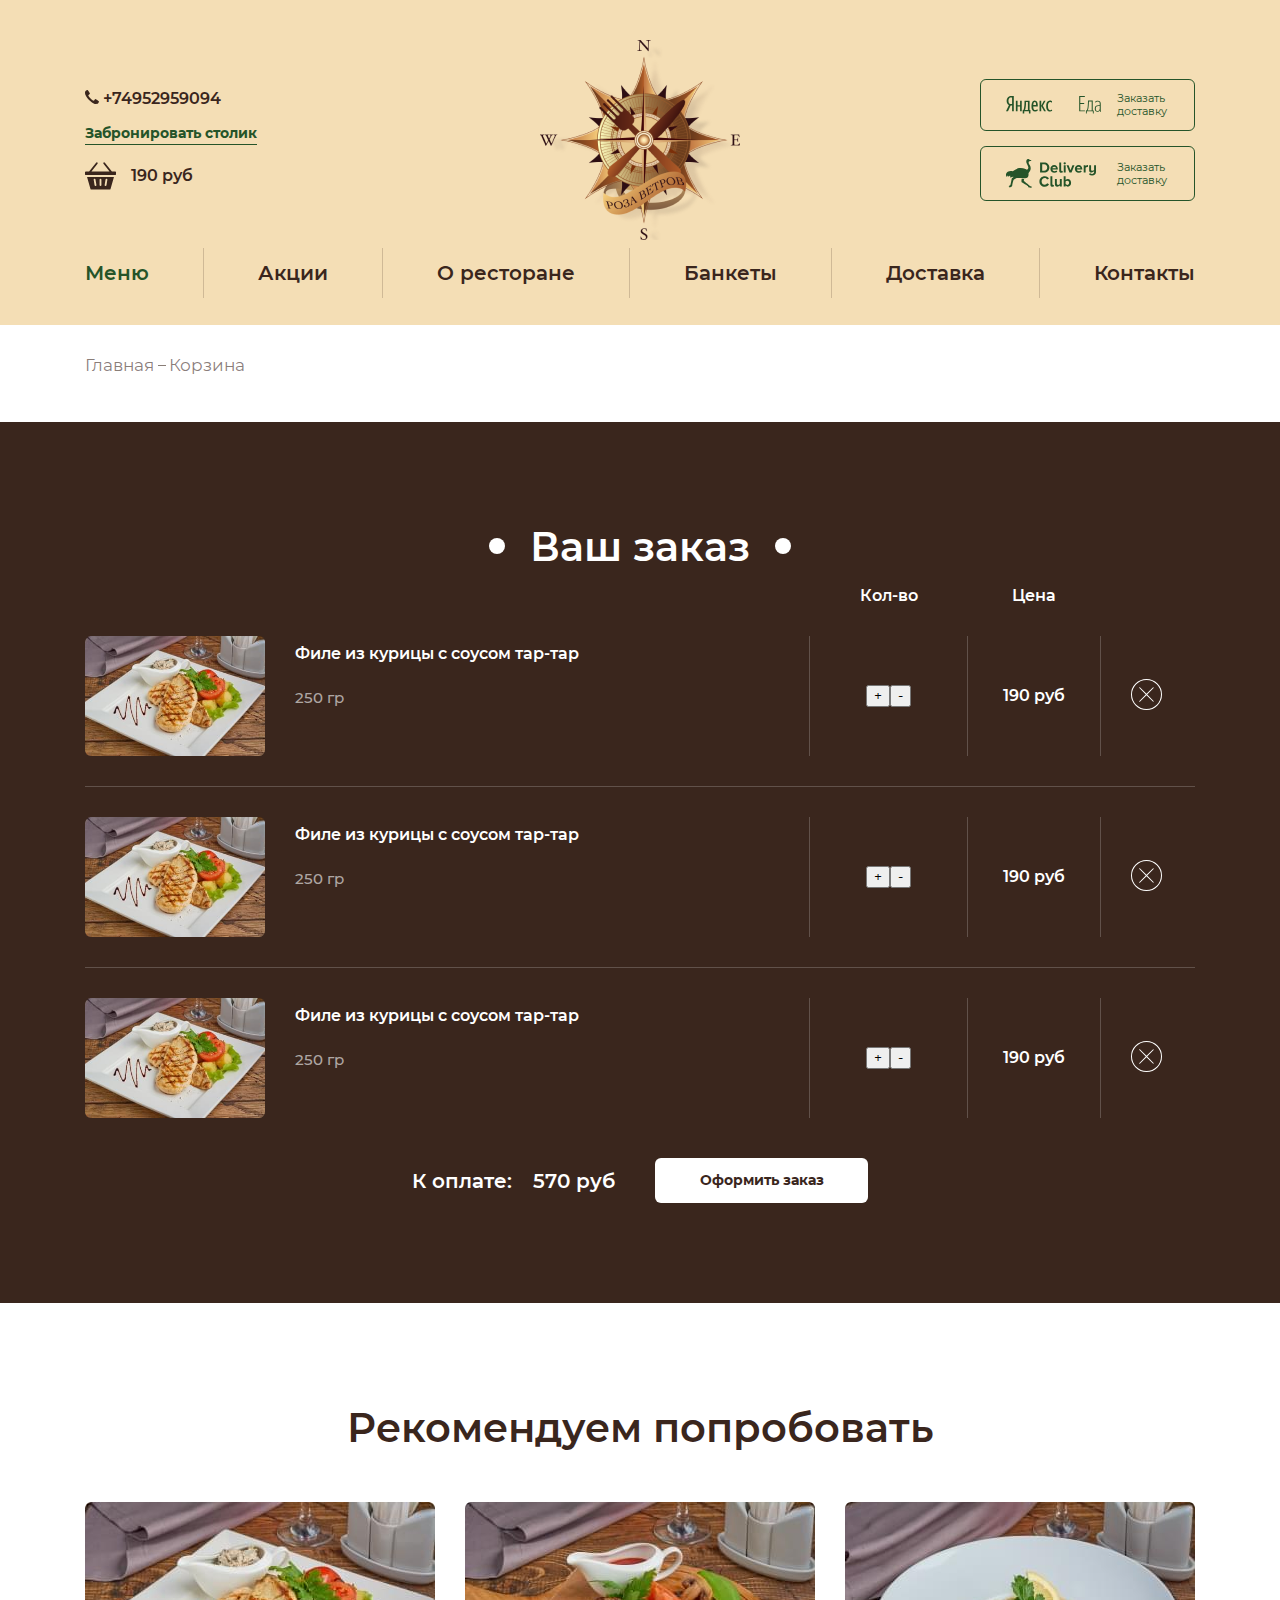
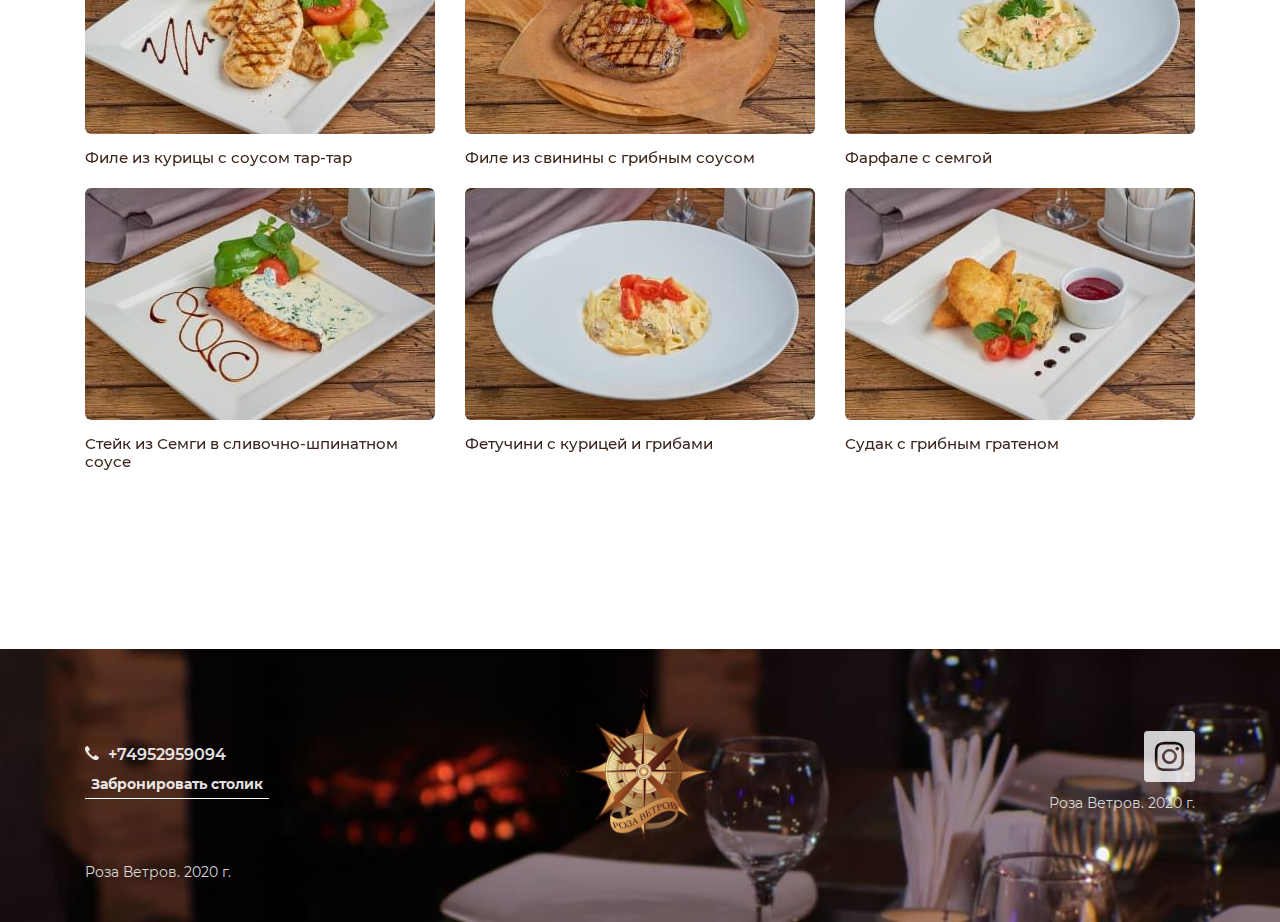
<file: basket.html>
<!DOCTYPE html>

<html lang="ru">

<head>
  <meta charset="utf-8">

  <title>Название страницы</title>

  <meta http-equiv="X-UA-Compatible" content="IE=edge">
  <meta name="viewport" content="width=device-width, initial-scale=1">
  <meta name="format-detection" content="telephone=no">

  <meta name="robots" content="index, follow, noodp">
  <meta name="googlebot" content="index, follow">
  <meta name="google" content="notranslate">
  <meta name="description" content="">

  <meta property="og:type" content="article">
  <meta property="og:title" content="Ресторан-кафе-бар - Роза ветров в г. Москва">
  <meta property="og:description" content="Доставка еды из ресторана">
  <meta property="og:image" content="images/logo-company.png">
  <meta property="og:site_name" content="Главная ресторана-кафе-бара - Роза ветров">

  <link rel="apple-touch-icon" sizes="180x180" href="images/favicons/apple-touch-icon.png">
  <link rel="icon" type="image/png" sizes="32x32" href="images/favicons/favicon-32x32.png">
  <link rel="icon" type="image/png" sizes="16x16" href="images/favicons/favicon-16x16.png">
  <link rel="manifest" href="images/favicons/site.webmanifest">
  <link rel="mask-icon" href="images/favicons/safari-pinned-tab.svg" color="#3b8296">
  <meta name="msapplication-TileColor" content="#F4DEB5">

  <meta name="theme-color" content="#F4DEB5">
  <meta name="msapplication-navbutton-color" content="#F4DEB5">
  <meta name="apple-mobile-web-app-status-bar-style" content="#F4DEB5">

  <meta name="author" content="Alexander Holub">
  <meta name="copyright" content="Ресторан-кафе-бар - Роза ветров, 2020 г.">
  <meta name="address" content="Москва, ул.Сторожевая д.4, стр.8">

  <link rel="stylesheet" href="css/style.min.css">

  <!-- Title - Оформление заказа на доставку еды -->

</head>

<body class="page">
  <h1 class="visually-hidden">Корзина заказов из ресторана - Роза ветров</h1>

  <header class="header header--bg">
    <div class="container">
      <div class="header__inner">
        
        <div class="header__top">
          <div class="header__info">
            <a class="header__tel-link" href="tel:+74952959094">
              <svg class="icon icon-mobile">
                <use xlink:href="images/sprites/sprite.svg#mobile"></use>
              </svg>
              <span class="header__tel">+74952959094</span>
            </a>
            <a class="header__booking-link" href="#">Забронировать столик</a>
            <a class="header__basket-link" href="#">
              <svg class="icon icon-shopping-basket">
                <use xlink:href="images/sprites/sprite.svg#shopping-basket"></use>
              </svg>
              <span>190 руб</span>
            </a>
          </div>
          <div class="logo header__logo">
            <a href="/">
              <img src="images/logo-company.png" alt="Логотип ресторана - Роза ветров">
            </a>
          </div>
          <div class="header__btn">
            <ul class="header__btn-list">
              <li class="header__btn-item">
                <a class="header__btn-link" href="#">
                  <svg class="icon icon-yandex-food-logo">
                    <use xlink:href="images/sprites/sprite.svg#yandex-food-logo"></use>
                  </svg>
                  <span>Заказать доставку</span>
                </a>
              </li>
              <li class="header__btn-item">
                <a class="header__btn-link" href="#">
                  <svg class="icon icon-delivery-club-logo">
                    <use xlink:href="images/sprites/sprite.svg#delivery-club-logo"></use>
                  </svg>
                  <span>Заказать доставку</span>
                </a>
              </li>
            </ul>
          </div>
        </div>

        <div class="header__bottom">
          <nav class="menu-navigation">
            <ul class="menu-navigation__list">
              <li class="menu-navigation__list-item menu-navigation__list-item--active">
                <span>Меню</span>
              </li>
              <li class="menu-navigation__list-item">
                <a href="#shares" class="scroll-to">Акции</a>
              </li>
              <li class="menu-navigation__list-item">
                <a href="#about" class="scroll-to">О ресторане</a>
              </li>
              <li class="menu-navigation__list-item">
                <a href="#banquets" class="scroll-to">Банкеты</a>
              </li>
              <li class="menu-navigation__list-item">
                <a href="#">Доставка</a>
              </li>
              <li class="menu-navigation__list-item">
                <a href="#contacts" class="scroll-to">Контакты</a>
              </li>
            </ul>
          </nav>
        </div>

      </div><!-- /.header__inner -->
    </div><!-- /.container -->
  </header>


  <header class="header-mobile header-mobile__inner header--bg">

    <div class="container">

      <div class="header-mobile__top">
      
        <div class="logo header-mobile__logo">
          <a href="/">
            <img src="images/logo-company-mobile.png" alt="Логотип ресторана - Роза ветров">
          </a>
        </div>
      
        <div class="header-mobile__top-btn">
          <a class="header-mobile__basket-link" href="#">
            <svg class="icon icon-shopping-basket">
              <use xlink:href="images/sprites/sprite.svg#shopping-basket"></use>
            </svg>
          </a>
          <button class="menu-btn header-mobile__menu-btn">
            <span class="menu-btn__line"></span>
            <span class="menu-btn__line"></span>
            <span class="menu-btn__line"></span>
          </button>
        </div>
      
      </div>
      
      <div class="header-mobile__bottom">
        <a class="header__tel-link header__tel-link--mobile" href="tel:+74952959094">
          <svg class="icon icon-mobile">
            <use xlink:href="images/sprites/sprite.svg#mobile"></use>
          </svg>
          <span class="header__tel header__tel--mobile">+74952959094</span>
        </a>
        <a class="header__booking-link" href="#">Забронировать столик</a>
      </div>

      <div class="header-mobile__navigation-modal">

        <button class="header-mobile__modal-close" type="button">
          <svg class="icon icon-close">
            <use xlink:href="images/sprites/sprite.svg#cancel"></use>
          </svg>
        </button>

        <div class="header-mobile__navigation-container">
          
          <nav class="header-mobile__navigation">
            <ul class="header-mobile__menu-list">
              <li class="header-mobile__menu-item header-mobile__menu-item--active">
                <span>Меню</span>
              </li>
              <li class="header-mobile__menu-item">
                <a href="#shares">Акции</a>
              </li>
              <li class="header-mobile__menu-item">
                <a href="#about" class="scroll-to">О ресторане</a>
              </li>
              <li class="header-mobile__menu-item">
                <a href="#banquets" class="scroll-to">Банкеты</a>
              </li>
              <li class="header-mobile__menu-item">
                <a href="#">Доставка</a>
              </li>
              <li class="header-mobile__menu-item">
                <a href="#contacts" class="scroll-to">Контакты</a>
              </li>
            </ul>
          </nav>
          
          <ul class="header__btn-list">
            <li class="header__btn-item header__btn-item--mobile">
              <a class="header__btn-link" href="#">
                <svg class="icon icon-yandex-food-logo">
                  <use xlink:href="images/sprites/sprite.svg#yandex-food-logo"></use>
                </svg>
                <span>Заказать доставку</span>
              </a>
            </li>
            <li class="header__btn-item header__btn-item--mobile">
              <a class="header__btn-link" href="#">
                <svg class="icon icon-delivery-club-logo">
                  <use xlink:href="images/sprites/sprite.svg#delivery-club-logo"></use>
                </svg>
                <span>Заказать доставку</span>
              </a>
            </li>
          </ul>

        </div>

      </div>

    </div><!-- /.container -->
    
  </header>

  <div class="container">
    <div class="breadcrumbs">
      <ul class="breadcrumbs__list">
        <li class="breadcrumbs__list-item">
          <a href="#">Главная</a>
        </li>
        <li class="breadcrumbs__list-item">
          <span>Корзина</span>
        </li>
      </ul>
    </div>
  </div>

  <main class="matin-content">

    <section class="basket">
      <h2 class="visually-hidden">Корзина с заказами</h2>

      <div class="container">

        <div class="basket__title-box">
          <p class="main-title main-title--white">Ваш заказ</p>
        </div>

        <div class="basket__inner">

          <p class="basket__column-name basket__column-name-amount">Кол-во</p>
          <p class="basket__column-name basket__column-name-price">Цена</p>

          <div class="basket__item">

            <div class="basket__item-left">
              <div class="basket__item-img-box">
                <img src="images/content/cold-snacks/cold-snacks-item-1.jpg" alt="Филе из курицы с соусом тар-тар">
              </div>

              <div class="basket__item-left-text">
                <p class="basket__item-title">Филе из курицы с соусом тар-тар</p>
                <p class="basket__item-weight">250 гр</p>
                <p class="basket__item-price basket__item-price-text--mobile">190 руб</p>
                <div class="basket__item-amount-btn basket__item-amount-btn--mobile">
                  <button type="button">+</button>
                  <button type="button">-</button>
                </div>
              </div>
            </div>

            <div class="basket__item-amount-btn">
              <button type="button">+</button>
              <button type="button">-</button>
            </div>

            <div class="basket__item-price">
              <p class="basket__item-price-text">190 руб</p>
            </div>

            <div class="basket__item-delete">
              <button type="button">
                <svg class="icon icon-cancel">
                  <use xlink:href="images/sprites/sprite.svg#cancel"></use>
                </svg>
              </button>
            </div>

          </div><!-- /.basket__item -->

          <div class="basket__item">
          
            <div class="basket__item-left">
              <div class="basket__item-img-box">
                <img src="images/content/cold-snacks/cold-snacks-item-1.jpg" alt="Филе из курицы с соусом тар-тар">
              </div>
          
              <div class="basket__item-left-text">
                <p class="basket__item-title">Филе из курицы с соусом тар-тар</p>
                <p class="basket__item-weight">250 гр</p>
              </div>
            </div>
          
            <div class="basket__item-amount-btn">
              <button type="button">+</button>
              <button type="button">-</button>
            </div>
          
            <div class="basket__item-price">
              <p class="basket__item-price-text">190 руб</p>
            </div>
          
            <div class="basket__item-delete">
              <button type="button">
                <svg class="icon icon-cancel">
                  <use xlink:href="images/sprites/sprite.svg#cancel"></use>
                </svg>
              </button>
            </div>
          
          </div><!-- /.basket__item -->

          <div class="basket__item">
          
            <div class="basket__item-left">
              <div class="basket__item-img-box">
                <img src="images/content/cold-snacks/cold-snacks-item-1.jpg" alt="Филе из курицы с соусом тар-тар">
              </div>
          
              <div class="basket__item-left-text">
                <p class="basket__item-title">Филе из курицы с соусом тар-тар</p>
                <p class="basket__item-weight">250 гр</p>
              </div>
            </div>
          
            <div class="basket__item-amount-btn">
              <button type="button">+</button>
              <button type="button">-</button>
            </div>
          
            <div class="basket__item-price">
              <p class="basket__item-price-text">190 руб</p>
            </div>
          
            <div class="basket__item-delete">
              <button type="button">
                <svg class="icon icon-cancel">
                  <use xlink:href="images/sprites/sprite.svg#cancel"></use>
                </svg>
              </button>
            </div>
          
          </div><!-- /.basket__item -->

          <div class="basket__items-footer">
            <p class="basket__total-price">
              К оплате: <span class="basket__total-price-text">570 руб</span>
            </p>
            <button class="basket__btn btn btn--sm btn--white" type="submit">Оформить заказ</button>
          </div>

        </div><!-- /.basket__inner -->

      </div><!-- /.container -->

    </section>

    <section class="menu-dishes menu-dishes__inner recommendation">
      <h2 class="visually-hidden">Меню для доставки из ресторана - Роза ветров</h2>
      <div class="container">
        
        <div class="menu-dishes__title-box">
          <p class="main-title main-title--brown main-title--default">Рекомендуем попробовать</p>
        </div>
        
        <div class="swiper-container menu-dishes__slider-container recommendation-slider">
          <div class="menu-dishes__slider">
        
            <div class="swiper-wrapper menu-dishes__slider-wrapper">
        
              <div class="menu-dishes__slider-slide swiper-slide">

                <div class="menu-dishes__slider-item dish-card dish-card--btn-basket">
                  <div class="dish-card__img-box">
                    <img src="images/content/cold-snacks/cold-snacks-item-1.jpg" alt="Филе из курицы с соусом тар-тар">
                  </div>
                  <h3 class="dish-card__title">Филе из курицы с соусом тар-тар</h3>
                  <div class="dish-card__footer">
                    <p class="dish-card__dish-weight">250 гр</p>
                    <p class="dish-card__price">190 руб</p>
                  </div>
                  <button class="btn btn--green btn--lg dish-card__basket-btn" type="button">В корзину</button>
                </div>
                
                <div class="menu-dishes__slider-item dish-card dish-card--btn-basket">
                  <div class="dish-card__img-box">
                    <img src="images/content/cold-snacks/cold-snacks-item-5.jpg" alt="Филе из свинины с грибным соусом">
                  </div>
                  <h3 class="dish-card__title">Филе из свинины с грибным соусом</h3>
                  <div class="dish-card__footer">
                    <p class="dish-card__dish-weight">250 гр</p>
                    <p class="dish-card__price">790 руб</p>
                  </div>
                  <button class="btn btn--green btn--lg dish-card__basket-btn" type="button">В корзину</button>
                </div>
                
                <div class="menu-dishes__slider-item dish-card dish-card--btn-basket">
                  <div class="dish-card__img-box">
                    <img src="images/content/cold-snacks/cold-snacks-item-6.jpg" alt="Фарфале с семгой">
                  </div>
                  <h3 class="dish-card__title">Фарфале с семгой</h3>
                  <div class="dish-card__footer">
                    <p class="dish-card__dish-weight">250 гр</p>
                    <p class="dish-card__price">690 руб</p>
                  </div>
                  <button class="btn btn--green btn--lg dish-card__basket-btn" type="button">В корзину</button>
                </div>
                
                <div class="menu-dishes__slider-item dish-card dish-card--btn-basket">
                  <div class="dish-card__img-box">
                    <img src="images/content/cold-snacks/cold-snacks-item-7.jpg" alt="Стейк из Семги в сливочно-шпинатном соусе">
                  </div>
                  <h3 class="dish-card__title">Стейк из Семги в сливочно-шпинатном соусе</h3>
                  <div class="dish-card__footer">
                    <p class="dish-card__dish-weight">250 гр</p>
                    <p class="dish-card__price">1090 руб</p>
                  </div>
                  <button class="btn btn--green btn--lg dish-card__basket-btn" type="button">В корзину</button>
                </div>
                
                <div class="menu-dishes__slider-item dish-card dish-card--btn-basket">
                  <div class="dish-card__img-box">
                    <img src="images/content/cold-snacks/cold-snacks-item-8.jpg" alt="Фетучини с курицей и грибами">
                  </div>
                  <h3 class="dish-card__title">Фетучини с курицей и грибами</h3>
                  <div class="dish-card__footer">
                    <p class="dish-card__dish-weight">250 гр</p>
                    <p class="dish-card__price">490 руб</p>
                  </div>
                  <button class="btn btn--green btn--lg dish-card__basket-btn" type="button">В корзину</button>
                </div>
                
                <div class="menu-dishes__slider-item dish-card dish-card--btn-basket">
                  <div class="dish-card__img-box">
                    <img src="images/content/cold-snacks/cold-snacks-item-9.jpg" alt="Судак с грибным гратеном">
                  </div>
                  <h3 class="dish-card__title">Судак с грибным гратеном</h3>
                  <div class="dish-card__footer">
                    <p class="dish-card__dish-weight">1050 гр</p>
                    <p class="dish-card__price">290 руб</p>
                  </div>
                  <button class="btn btn--green btn--lg dish-card__basket-btn" type="button">В корзину</button>
                </div>
                
              </div><!-- /.menu-dishes__slider-slide .swiper-slide -->

            </div><!-- /.swiper-wrapper .menu-dishes__slider-wrapper -->

            <div class="menu-dishes__slider-pagination swiper-pagination slider-pagination"></div>
            
          </div><!-- /.menu-dishes__slider -->

          <div class="menu-dishes__slider-nav-btn slider-nav-btn">
            <button class="swiper-button-prev menu-dishes__btn-prev">
              <svg class="icon icon-switch-arrow">
                <use xlink:href="images/sprites/sprite.svg#switch-arrow"></use>
              </svg>
            </button>
            <button class="swiper-button-next menu-dishes__btn-next">
              <svg class="icon icon-switch-arrow">
                <use xlink:href="images/sprites/sprite.svg#switch-arrow"></use>
              </svg>
            </button>
          </div>

        </div><!-- /.swiper-container .menu-dishes__slider-container -->

        <div class="swiper-container menu-dishes-mobile__slider-container recommendation-slider-mobile">
          <div class="menu-dishes__slider">
        
            <div class="swiper-wrapper menu-dishes__slider-wrapper">
        
              <div class="swiper-slide menu-dishes__slider-slide">

                <div class="menu-dishes-mobile__slide-container">
                  <div class="dish-card dish-card--btn-basket menu-dishes-mobile__slider-item">
                    <div class="dish-card__img-box">
                      <img src="images/content/cold-snacks/cold-snacks-item-1.jpg" alt="Котлеты из телятины с рисом">
                    </div>
                    <h3 class="dish-card__title">Котлеты из телятины с рисом</h3>

                    <div class="dish-card__mobile-modal">
                      <div class="dish-card__modal-container">
                        <button class="dishes-category-mobile__modal-close dish-card__modal-close" type="button">
                          <svg class="icon icon-close">
                            <use xlink:href="images/sprites/sprite.svg#cancel"></use>
                          </svg>
                        </button>
                        <div class="dish-card__mobile-modal-img">
                          <img src="images/content/cold-snacks/cold-snacks-item-1.jpg" alt="Филе из курицы с соусом тар-тар">
                        </div>
                        <p class="dish-card__title">Филе из курицы с соусом тар-тар</p>
                        <div class="dish-card__footer">
                          <p class="dish-card__dish-weight">250 гр</p>
                          <p class="dish-card__price">190 руб</p>
                        </div>
                        <button class="btn btn--green btn--lg dish-card__basket-btn" type="button">В корзину</button>
                      </div>
                    </div>
                  </div>
                  
                  <div class="dish-card dish-card--btn-basket menu-dishes-mobile__slider-item">
                    <div class="dish-card__img-box">
                      <img src="images/content/cold-snacks/cold-snacks-item-2.jpg" alt="Дорадо жареная">
                    </div>
                    <h3 class="dish-card__title">Дорадо жареная</h3>

                    <div class="dish-card__mobile-modal">
                      <div class="dish-card__modal-container">
                        <button class="dishes-category-mobile__modal-close dish-card__modal-close" type="button">
                          <svg class="icon icon-close">
                            <use xlink:href="images/sprites/sprite.svg#cancel"></use>
                          </svg>
                        </button>
                        <div class="dish-card__mobile-modal-img">
                          <img src="images/content/cold-snacks/cold-snacks-item-1.jpg" alt="Филе из курицы с соусом тар-тар">
                        </div>
                        <p class="dish-card__title">Филе из курицы с соусом тар-тар</p>
                        <div class="dish-card__footer">
                          <p class="dish-card__dish-weight">250 гр</p>
                          <p class="dish-card__price">190 руб</p>
                        </div>
                        <button class="btn btn--green btn--lg dish-card__basket-btn" type="button">В корзину</button>
                      </div>
                    </div>
                  </div>
                  
                  <div class="dish-card dish-card--btn-basket menu-dishes-mobile__slider-item">
                    <div class="dish-card__img-box">
                      <img src="images/content/cold-snacks/cold-snacks-item-3.jpg" alt="Филе из свинины с грибным соусом ">
                    </div>
                    <h3 class="dish-card__title">Филе из свинины с грибным соусом</h3>

                    <div class="dish-card__mobile-modal">
                      <div class="dish-card__modal-container">
                        <button class="dishes-category-mobile__modal-close dish-card__modal-close" type="button">
                          <svg class="icon icon-close">
                            <use xlink:href="images/sprites/sprite.svg#cancel"></use>
                          </svg>
                        </button>
                        <div class="dish-card__mobile-modal-img">
                          <img src="images/content/cold-snacks/cold-snacks-item-1.jpg" alt="Филе из курицы с соусом тар-тар">
                        </div>
                        <p class="dish-card__title">Филе из курицы с соусом тар-тар</p>
                        <div class="dish-card__footer">
                          <p class="dish-card__dish-weight">250 гр</p>
                          <p class="dish-card__price">190 руб</p>
                        </div>
                        <button class="btn btn--green btn--lg dish-card__basket-btn" type="button">В корзину</button>
                      </div>
                    </div>
                  </div>
                  
                  <div class="dish-card dish-card--btn-basket menu-dishes-mobile__slider-item">
                    <div class="dish-card__img-box">
                      <img src="images/content/cold-snacks/cold-snacks-item-4.jpg" alt="Фарфале с семгой">
                    </div>
                    <h3 class="dish-card__title">Фарфале с семгой</h3>

                    <div class="dish-card__mobile-modal">
                      <div class="dish-card__modal-container">
                        <button class="dishes-category-mobile__modal-close dish-card__modal-close" type="button">
                          <svg class="icon icon-close">
                            <use xlink:href="images/sprites/sprite.svg#cancel"></use>
                          </svg>
                        </button>
                        <div class="dish-card__mobile-modal-img">
                          <img src="images/content/cold-snacks/cold-snacks-item-1.jpg" alt="Филе из курицы с соусом тар-тар">
                        </div>
                        <p class="dish-card__title">Филе из курицы с соусом тар-тар</p>
                        <div class="dish-card__footer">
                          <p class="dish-card__dish-weight">250 гр</p>
                          <p class="dish-card__price">190 руб</p>
                        </div>
                        <button class="btn btn--green btn--lg dish-card__basket-btn" type="button">В корзину</button>
                      </div>
                    </div>
                  </div>
                </div>

              </div><!-- /.swiper-slide .menu-dishes__slider-slide -->

              <div class="swiper-slide menu-dishes__slider-slide">
              
                Lorem ipsum dolor, sit amet consectetur adipisicing elit. Alias, sed.  
              
              </div><!-- /.swiper-slide .menu-dishes__slider-slide -->
        
            </div><!-- /.swiper-wrapper .menu-dishes__slider-wrapper -->
        
            <div class="menu-dishes__slider-pagination swiper-pagination slider-pagination"></div>
            <div class="swiper-scrollbar menu-dishes__scrollbal"></div>
        
          </div><!-- /.menu-dishes__slider -->
        </div><!-- /.swiper-container .menu-dishes__slider-container -->

      </div><!-- /.container -->
    </section>

  </main>

  <div class="footer" style="background-image: url('images/footer-bg-image.jpg');">
    <div class="container">

      <div class="footer__inner">

        <div class="footer__info-left">
          <a class="footer__tel-link" href="tel:+74952959094">
            <svg class="icon icon-mobile">
              <use xlink:href="images/sprites/sprite.svg#mobile"></use>
            </svg>
            <span class="footer__tel">+74952959094</span>
          </a>
          <button class="footer__booking-link" type="button">Забронировать столик</button>
        </div>

        <div class="logo footer__logo">
          <a href="/">
            <picture>
              <source srcset="images/logo-company-footer.png" media="(max-width: 781px)">
              <img src="images/logo-company.png" alt="Логотип ресторана - Роза ветров">
            </picture>
          </a>
        </div>

        <div class="footer__info-right">
          <ul class="footer__social-list">
            <li class="footer__social-item">
              <a href="#" target="_blank">
                <svg class="icon icon-instagram-logo">
                  <use xlink:href="images/sprites/sprite.svg#instagram-logo"></use>
                </svg>
              </a>
            </li>
          </ul>
          <p class="footer__copyright">Роза Ветров. 2020 г.</p>
        </div>
      
      </div><!-- /.footer__inner -->

      <p class="footer__copyright-bottom">Роза Ветров. 2020 г.</p>

    </div><!-- /.container -->
  </div><!-- /.footer -->

  <div class="form form-contact-us">
    <div class="form-feedback__inner">
  
      <span class="form-feedback__icon">
        <svg class="icon icon-smile">
          <use xlink:href="images/sprites/sprite.svg#smile"></use>
        </svg>
      </span>
      <button type="button" class="form-feedback__close">
        <svg class="icon icon-cancel">
          <use xlink:href="images/sprites/sprite.svg#cancel"></use>
        </svg>
      </button>
  
      <p class="form__title">Мы свяжемся с Вами!</p>
      <p class="form__text">Заполните форму и в течение 10 минут мы свяжемся с Вами.</p>
  
      <form class="form-feedback__form" name="form-contact-us" action="/">

        <div class="form-success">
          <span class="form-success__icon">
            <svg class="icon icon-smile">
              <use xlink:href="images/sprites/sprite.svg#smile"></use>
            </svg>
          </span>
        
          <p class="form__title">Спасибо за заказ!</p>
          <p class="form__text">В течение 10 минут мы свяжемся с вами для подтверждения заказа.</p>
        
          <button class="btn btn--sm btn--green form-feedback__btn form-success__btn" type="button">Вернуться на главную</button>
        </div>
        
        <input type="hidden" name="project_name" value="Wind Rose">
        <input type="hidden" name="project_email" value="mail@gmail.com">
        <input type="hidden" name="form_subject" value="Заяка с сайта - Роза ветров">

        <div class="form-feedback__form-group form__group">
          <input class="form-input form-feedback__input" type="tel" inputmode="tel" name="client-tel" placeholder="Телефон*" required>
          <input class="form-input form-feedback__input" type="text" inputmode="text" name="client-name" placeholder="Имя">
        </div>
        <button class="btn btn--sm btn--green form-feedback__btn" type="submit">Отправить</button>
      </form>
  
    </div>
  </div>

  <script src="js/script.min.js"></script>
</body>

</html>
</file>
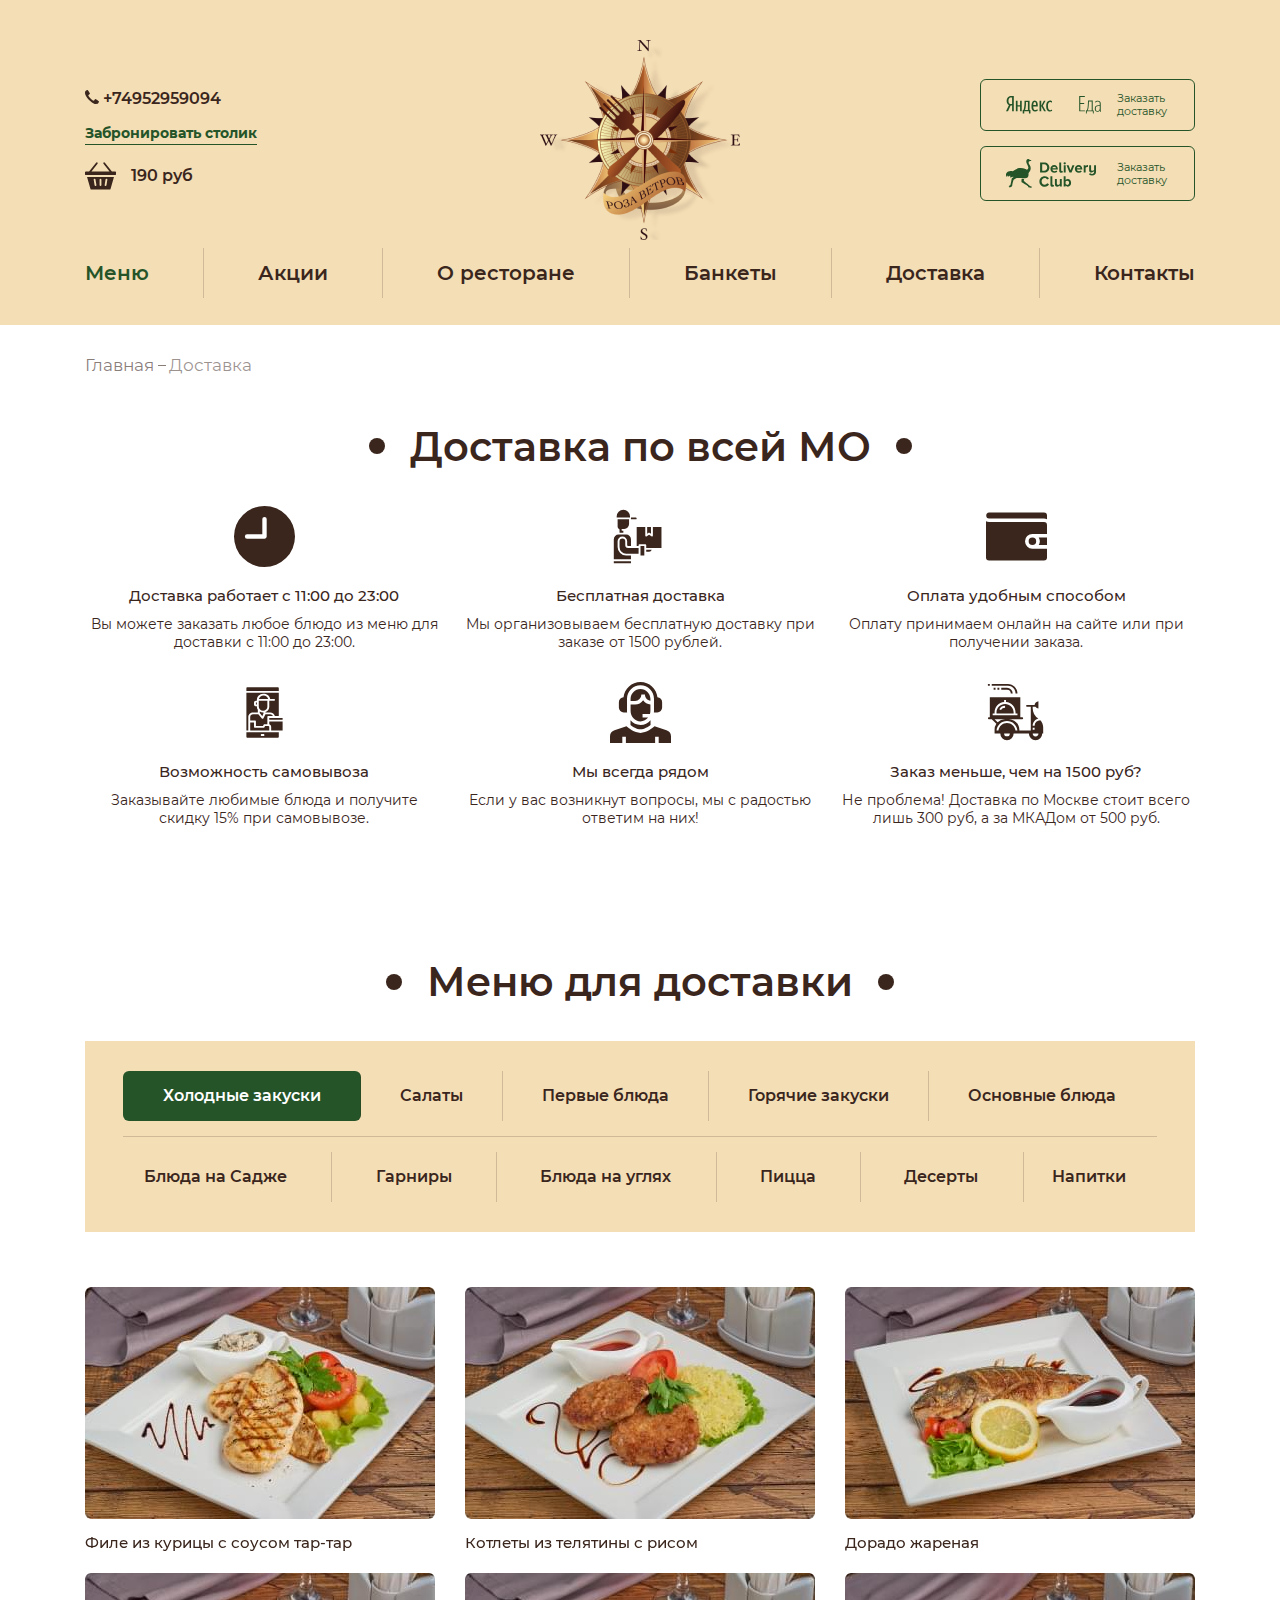
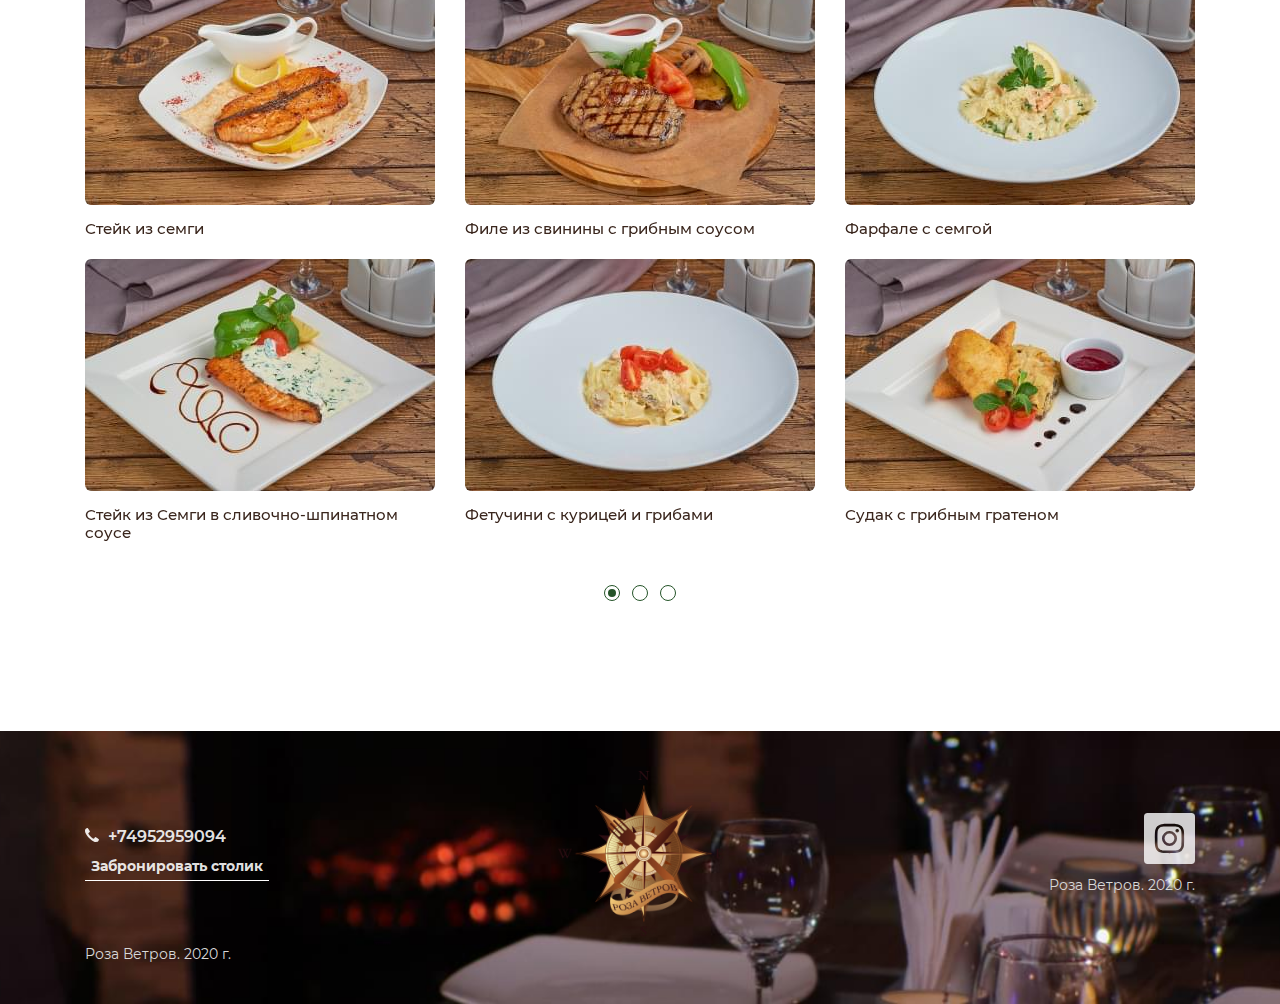
<file: delivery.html>
<!DOCTYPE html>

<html lang="ru">

<head>
  <meta charset="utf-8">

  <title>Название страницы</title>

  <meta http-equiv="X-UA-Compatible" content="IE=edge">
  <meta name="viewport" content="width=device-width, initial-scale=1">
  <meta name="format-detection" content="telephone=no">

  <meta name="robots" content="index, follow, noodp">
  <meta name="googlebot" content="index, follow">
  <meta name="google" content="notranslate">
  <meta name="description" content="">

  <meta property="og:type" content="article">
  <meta property="og:title" content="Ресторан-кафе-бар - Роза ветров в г. Москва">
  <meta property="og:description" content="Доставка еды из ресторана">
  <meta property="og:image" content="images/logo-company.png">
  <meta property="og:site_name" content="Главная ресторана-кафе-бара - Роза ветров">

  <link rel="apple-touch-icon" sizes="180x180" href="images/favicons/apple-touch-icon.png">
  <link rel="icon" type="image/png" sizes="32x32" href="images/favicons/favicon-32x32.png">
  <link rel="icon" type="image/png" sizes="16x16" href="images/favicons/favicon-16x16.png">
  <link rel="manifest" href="images/favicons/site.webmanifest">
  <link rel="mask-icon" href="images/favicons/safari-pinned-tab.svg" color="#3b8296">
  <meta name="msapplication-TileColor" content="#F4DEB5">

  <meta name="theme-color" content="#F4DEB5">
  <meta name="msapplication-navbutton-color" content="#F4DEB5">
  <meta name="apple-mobile-web-app-status-bar-style" content="#F4DEB5">

  <meta name="author" content="Alexander Holub">
  <meta name="copyright" content="Ресторан-кафе-бар - Роза ветров, 2020 г.">
  <meta name="address" content="Москва, ул.Сторожевая д.4, стр.8">

  <link rel="stylesheet" href="css/style.min.css">
</head>

<body class="page">
  <h1 class="visually-hidden">Ресторан - Роза ветров: Доставка из ресторана</h1>

  <header class="header header--bg">
    <div class="container">
      <div class="header__inner">
        
        <div class="header__top">
          <div class="header__info">
            <a class="header__tel-link" href="tel:+74952959094">
              <svg class="icon icon-mobile">
                <use xlink:href="images/sprites/sprite.svg#mobile"></use>
              </svg>
              <span class="header__tel">+74952959094</span>
            </a>
            <a class="header__booking-link" href="#">Забронировать столик</a>
            <a class="header__basket-link" href="#">
              <svg class="icon icon-shopping-basket">
                <use xlink:href="images/sprites/sprite.svg#shopping-basket"></use>
              </svg>
              <span>190 руб</span>
            </a>
          </div>
          <div class="logo header__logo">
            <a href="/">
              <img src="images/logo-company.png" alt="Логотип ресторана - Роза ветров">
            </a>
          </div>
          <div class="header__btn">
            <ul class="header__btn-list">
              <li class="header__btn-item">
                <a class="header__btn-link" href="#">
                  <svg class="icon icon-yandex-food-logo">
                    <use xlink:href="images/sprites/sprite.svg#yandex-food-logo"></use>
                  </svg>
                  <span>Заказать доставку</span>
                </a>
              </li>
              <li class="header__btn-item">
                <a class="header__btn-link" href="#">
                  <svg class="icon icon-delivery-club-logo">
                    <use xlink:href="images/sprites/sprite.svg#delivery-club-logo"></use>
                  </svg>
                  <span>Заказать доставку</span>
                </a>
              </li>
            </ul>
          </div>
        </div>

        <div class="header__bottom">
          <nav class="menu-navigation">
            <ul class="menu-navigation__list">
              <li class="menu-navigation__list-item menu-navigation__list-item--active">
                <span>Меню</span>
              </li>
              <li class="menu-navigation__list-item">
                <a href="#shares" class="scroll-to">Акции</a>
              </li>
              <li class="menu-navigation__list-item">
                <a href="#about" class="scroll-to">О ресторане</a>
              </li>
              <li class="menu-navigation__list-item">
                <a href="#banquets" class="scroll-to">Банкеты</a>
              </li>
              <li class="menu-navigation__list-item">
                <a href="#">Доставка</a>
              </li>
              <li class="menu-navigation__list-item">
                <a href="#contacts" class="scroll-to">Контакты</a>
              </li>
            </ul>
          </nav>
        </div>

      </div><!-- /.header__inner -->
    </div><!-- /.container -->
  </header>


  <header class="header-mobile header-mobile__inner header--bg">

    <div class="container">

      <div class="header-mobile__top">
      
        <div class="logo header-mobile__logo">
          <a href="/">
            <img src="images/logo-company-mobile.png" alt="Логотип ресторана - Роза ветров">
          </a>
        </div>
      
        <div class="header-mobile__top-btn">
          <a class="header-mobile__basket-link" href="#">
            <svg class="icon icon-shopping-basket">
              <use xlink:href="images/sprites/sprite.svg#shopping-basket"></use>
            </svg>
          </a>
          <button class="menu-btn header-mobile__menu-btn">
            <span class="menu-btn__line"></span>
            <span class="menu-btn__line"></span>
            <span class="menu-btn__line"></span>
          </button>
        </div>
      
      </div>
      
      <div class="header-mobile__bottom">
        <a class="header__tel-link header__tel-link--mobile" href="tel:+74952959094">
          <svg class="icon icon-mobile">
            <use xlink:href="images/sprites/sprite.svg#mobile"></use>
          </svg>
          <span class="header__tel header__tel--mobile">+74952959094</span>
        </a>
        <a class="header__booking-link" href="#">Забронировать столик</a>
      </div>

      <div class="header-mobile__navigation-modal">

        <button class="header-mobile__modal-close" type="button">
          <svg class="icon icon-close">
            <use xlink:href="images/sprites/sprite.svg#cancel"></use>
          </svg>
        </button>

        <div class="header-mobile__navigation-container">
          
          <nav class="header-mobile__navigation">
            <ul class="header-mobile__menu-list">
              <li class="header-mobile__menu-item header-mobile__menu-item--active">
                <span>Меню</span>
              </li>
              <li class="header-mobile__menu-item">
                <a href="#shares">Акции</a>
              </li>
              <li class="header-mobile__menu-item">
                <a href="#about" class="scroll-to">О ресторане</a>
              </li>
              <li class="header-mobile__menu-item">
                <a href="#banquets" class="scroll-to">Банкеты</a>
              </li>
              <li class="header-mobile__menu-item">
                <a href="#">Доставка</a>
              </li>
              <li class="header-mobile__menu-item">
                <a href="#contacts" class="scroll-to">Контакты</a>
              </li>
            </ul>
          </nav>
          
          <ul class="header__btn-list">
            <li class="header__btn-item header__btn-item--mobile">
              <a class="header__btn-link" href="#">
                <svg class="icon icon-yandex-food-logo">
                  <use xlink:href="images/sprites/sprite.svg#yandex-food-logo"></use>
                </svg>
                <span>Заказать доставку</span>
              </a>
            </li>
            <li class="header__btn-item header__btn-item--mobile">
              <a class="header__btn-link" href="#">
                <svg class="icon icon-delivery-club-logo">
                  <use xlink:href="images/sprites/sprite.svg#delivery-club-logo"></use>
                </svg>
                <span>Заказать доставку</span>
              </a>
            </li>
          </ul>

        </div>

      </div>

    </div><!-- /.container -->
    
  </header>

  <div class="container">
    <div class="breadcrumbs">
      <ul class="breadcrumbs__list">
        <li class="breadcrumbs__list-item">
          <a href="#">Главная</a>
        </li>
        <li class="breadcrumbs__list-item breadcrumbs__list-item--active">
          <span>Доставка</span>
        </li>
      </ul>
    </div>
  </div>

  <main class="matin-content">

    <section class="delivery-cards">
      <h2 class="visually-hidden">Доставка еды из ресторана - Роза ветров</h2>
      
      <div class="container">
        <div class="shares-block__title-box">
          <p class="main-title main-title--brown">Доставка по всей МО</p>
        </div>

        <div class="delivery-card__inner">

          <div class="delivery-card__item">
            <svg class="icon icon-clock">
              <use xlink:href="images/sprites/sprite.svg#clock"></use>
            </svg>
            <p class="delivery-card__item-title">Доставка работает с 11:00 до 23:00</p>
            <div class="delivery-card__item-text">
              <p>Вы можете заказать любое блюдо из меню для доставки с 11:00 до 23:00.</p>
            </div>
          </div><!-- /.delivery-card__item -->

          <div class="delivery-card__item">
            <svg class="icon icon-courier">
              <use xlink:href="images/sprites/sprite.svg#courier"></use>
            </svg>
            <p class="delivery-card__item-title">Бесплатная доставка</p>
            <div class="delivery-card__item-text">
              <p>Мы организовываем бесплатную доставку при заказе от 1500 рублей.</p>
            </div>
          </div><!-- /.delivery-card__item -->

          <div class="delivery-card__item">
            <svg class="icon icon-wallet">
              <use xlink:href="images/sprites/sprite.svg#wallet"></use>
            </svg>
            <p class="delivery-card__item-title">Оплата удобным способом</p>
            <div class="delivery-card__item-text">
              <p>Оплату принимаем онлайн на сайте или при получении заказа.</p>
            </div>
          </div><!-- /.delivery-card__item -->

          <div class="delivery-card__item">
            <svg class="icon icon-delivery-man">
              <use xlink:href="images/sprites/sprite.svg#delivery-man"></use>
            </svg>
            <p class="delivery-card__item-title">Возможность самовывоза</p>
            <div class="delivery-card__item-text">
              <p>Заказывайте любимые блюда и получите скидку 15% при самовывозе.</p>
            </div>
          </div><!-- /.delivery-card__item -->

          <div class="delivery-card__item">
            <svg class="icon icon-call-center-agent">
              <use xlink:href="images/sprites/sprite.svg#call-center-agent"></use>
            </svg>
            <p class="delivery-card__item-title">Мы всегда рядом</p>
            <div class="delivery-card__item-text">
              <p>Если у вас возникнут вопросы, мы с радостью ответим на них!</p>
            </div>
          </div><!-- /.delivery-card__item -->

          <div class="delivery-card__item">
            <svg class="icon icon-food-delivery">
              <use xlink:href="images/sprites/sprite.svg#food-delivery"></use>
            </svg>
            <p class="delivery-card__item-title">Заказ меньше, чем на 1500 руб?</p>
            <div class="delivery-card__item-text">
              <p>Не проблема! Доставка по Москве стоит всего лишь 300 руб, а за МКАДом от 500 руб.</p>
            </div>
          </div><!-- /.delivery-card__item -->

        </div><!-- /.delivery-card__inner -->
      </div><!-- /.container -->
    </section>
    
  </main>

  <section class="menu-dishes menu-dishes__inner menu-delivery">
      <h2 class="visually-hidden">Меню для доставки из ресторана - Роза ветров</h2>
      <div class="container">
        
        <div class="menu-dishes__title-box">
          <p class="main-title main-title--brown">Меню для доставки</p>
        </div>
        
        <div class="dishes-category dishes-category__tabs tabs tab-nav">
          <div class="dishes-category__tabs-top">
            <button class="tab-nav__item dishes-category__tab is-active" type="button" data-tab-name="menu-dishes-1">Холодные закуски</button>
            <button class="tab-nav__item dishes-category__tab" type="button" data-tab-name="menu-dishes-2">Салаты</button>
            <button class="tab-nav__item dishes-category__tab" type="button" data-tab-name="menu-dishes-3">Первые блюда</button>
            <button class="tab-nav__item dishes-category__tab" type="button" data-tab-name="menu-dishes-4">Горячие закуски</button>
            <button class="tab-nav__item dishes-category__tab" type="button" data-tab-name="menu-dishes-5">Основные блюда</button>
          </div>
          <div class="dishes-category__tabs-bottom">
            <button class="tab-nav__item dishes-category__tab" type="button" data-tab-name="menu-dishes-6">Блюда на Садже</button>
            <button class="tab-nav__item dishes-category__tab" type="button" data-tab-name="menu-dishes-7">Гарниры</button>
            <button class="tab-nav__item dishes-category__tab" type="button" data-tab-name="menu-dishes-8">Блюда на углях</button>
            <button class="tab-nav__item dishes-category__tab" type="button" data-tab-name="menu-dishes-9">Пицца</button>
            <button class="tab-nav__item dishes-category__tab" type="button" data-tab-name="menu-dishes-10">Десерты</button>
            <div class="dishes-submenu-container">
              <button class="dishes-category__sub-menu submenu-item" type="button" data-submenu="submenu-dishes-1">Напитки</button>
              <div class="dishes-submenu submenu-item-content submenu-dishes-1">
                <ul class="dishes-submenu__list">
                  <li class="dishes-submenu__list-item">
                    <button class="tab-nav__item dishes-category__tab submenu-item" type="button" data-tab-name="menu-dishes-10">Прохладительные напитки</button>
                  </li>
                  <li class="dishes-submenu__list-item">
                    <button class="tab-nav__item dishes-category__tab submenu-item" type="button" data-tab-name="menu-dishes-11">Домашние лимонады</button>
                  </li>
                  <li class="dishes-submenu__list-item">
                    <button class="tab-nav__item dishes-category__tab submenu-item" type="button" data-tab-name="menu-dishes-12">Молочные коктейли</button>
                  </li>
                  <li class="dishes-submenu__list-item">
                    <button class="tab-nav__item dishes-category__tab submenu-item" type="button" data-tab-name="menu-dishes-13">Авторские чаи</button>
                  </li>
                  <li class="dishes-submenu__list-item">
                    <button class="tab-nav__item dishes-category__tab submenu-item" type="button" data-tab-name="menu-dishes-14">Чайная карта</button>
                  </li>
                  <li class="dishes-submenu__list-item">
                    <button class="tab-nav__item dishes-category__tab submenu-item" type="button" data-tab-name="menu-dishes-15">Коктейли б/а</button>
                  </li>
                  <li class="dishes-submenu__list-item">
                    <button class="tab-nav__item dishes-category__tab submenu-item" type="button" data-tab-name="menu-dishes-15">Кофе</button>
                  </li>
                </ul>
              </div>
            </div>
            
          </div>
          
        </div><!-- /.dishes-category -->

        <div class="dishes-category-mobile__container">
          <div class="dishes-category-mobile__btn">
            <p class="dishes-category-mobile__category-text">Холодные закуски</p>
            <button class="menu-btn dishes-category-mobile__menu-btn">
              <span class="menu-btn__line"></span>
              <span class="menu-btn__line"></span>
              <span class="menu-btn__line"></span>
            </button>
          </div>

          <div class="dishes-category-mobile dishes-category-mobile__tabs tabs tabs-wrapper">
            <div class="dishes-category-mobile__category-wrapper">

              <button class="dishes-category-mobile__modal-close" type="button">
                <svg class="icon icon-close">
                  <use xlink:href="images/sprites/sprite.svg#cancel"></use>
                </svg>
              </button>

              <div class="dishes-category-mobile__mobile-tab-list">
                <button class="tab-nav__item dishes-category-mobile__tab is-active" type="button" data-tab-name="menu-dishes-1">Холодные закуски</button>
                <button class="tab-nav__item dishes-category-mobile__tab" type="button" data-tab-name="menu-dishes-2">Салаты</button>
                <button class="tab-nav__item dishes-category-mobile__tab" type="button" data-tab-name="menu-dishes-3">Первые блюда</button>
                <button class="tab-nav__item dishes-category-mobile__tab" type="button" data-tab-name="menu-dishes-4">Горячие закуски</button>
                <button class="tab-nav__item dishes-category-mobile__tab" type="button" data-tab-name="menu-dishes-5">Основные блюда</button>
                <button class="tab-nav__item dishes-category-mobile__tab" type="button" data-tab-name="menu-dishes-6">Блюда на Садже</button>
                <button class="tab-nav__item dishes-category-mobile__tab" type="button" data-tab-name="menu-dishes-7">Гарниры</button>
                <button class="tab-nav__item dishes-category-mobile__tab" type="button" data-tab-name="menu-dishes-8">Блюда на углях</button>
                <button class="tab-nav__item dishes-category-mobile__tab" type="button" data-tab-name="menu-dishes-9">Пицца</button>
                <button class="tab-nav__item dishes-category-mobile__tab" type="button" data-tab-name="menu-dishes-10">Десерты</button>
                <button class="dishes-category-mobile__sub-menu submenu-item" type="button" data-submenu="submenu-dishes-1">Напитки</button>
              </div>
              
              <div class="dishes-mobile-submenu submenu-item-content submenu-dishes-1">
                <ul class="dishes-mobile-submenu__list">
                  <li class="dishes-mobile-submenu__list">
                    <button class="tab-nav__item dishes-category-mobile__tab" type="button" data-tab-name="menu-dishes-10">Прохладительные напитки</button>
                  </li>
                  <li class="dishes-mobile-submenu__list">
                    <button class="tab-nav__item dishes-category-mobile__tab" type="button" data-tab-name="menu-dishes-11">Домашние лимонады</button>
                  </li>
                  <li class="dishes-mobile-submenu__list">
                    <button class="tab-nav__item dishes-category-mobile__tab" type="button" data-tab-name="menu-dishes-12">Молочные коктейли</button>
                  </li>
                  <li class="dishes-mobile-submenu__list">
                    <button class="tab-nav__item dishes-category-mobile__tab" type="button" data-tab-name="menu-dishes-13">Авторские чаи</button>
                  </li>
                  <li class="dishes-mobile-submenu__list">
                    <button class="tab-nav__item dishes-category-mobile__tab" type="button" data-tab-name="menu-dishes-14">Чайная карта</button>
                  </li>
                  <li class="dishes-mobile-submenu__list">
                    <button class="tab-nav__item dishes-category-mobile__tab" type="button" data-tab-name="menu-dishes-15">Коктейли б/а</button>
                  </li>
                  <li class="dishes-mobile-submenu__list">
                    <button class="tab-nav__item dishes-category-mobile__tab" type="button" data-tab-name="menu-dishes-15">Кофе</button>
                  </li>
                </ul>
              </div>

            </div>
          </div><!-- /.dishes-category-mobile -->
        </div>

        <div class="tabs-content menu-dishes__container-content">

          <div class="tab is-active menu-dishes__content menu-dishes-1">
            <div class="swiper-container menu-dishes__slider-container">
              <div class="menu-dishes__slider">
            
                <div class="swiper-wrapper menu-dishes__slider-wrapper">
            
                  <div class="menu-dishes__slider-slide swiper-slide">

                    <div class="menu-dishes__slider-item dish-card dish-card--btn-basket">
                      <div class="dish-card__img-box">
                        <img src="images/content/cold-snacks/cold-snacks-item-1.jpg" alt="Филе из курицы с соусом тар-тар">
                      </div>
                      <h3 class="dish-card__title">Филе из курицы с соусом тар-тар</h3>
                      <div class="dish-card__footer">
                        <p class="dish-card__dish-weight">250 гр</p>
                        <p class="dish-card__price">190 руб</p>
                      </div>
                      <button class="btn btn--green btn--lg dish-card__basket-btn" type="button">В корзину</button>
                    </div>

                    <div class="menu-dishes__slider-item dish-card dish-card--btn-basket">
                      <div class="dish-card__img-box">
                        <img src="images/content/cold-snacks/cold-snacks-item-2.jpg" alt="Котлеты из телятины с рисом">
                      </div>
                      <h3 class="dish-card__title">Котлеты из телятины с рисом</h3>
                      <div class="dish-card__footer">
                        <p class="dish-card__dish-weight">250 гр</p>
                        <p class="dish-card__price">290 руб</p>
                      </div>
                      <button class="btn btn--green btn--lg dish-card__basket-btn" type="button">В корзину</button>
                    </div>

                    <div class="menu-dishes__slider-item dish-card dish-card--btn-basket">
                      <div class="dish-card__img-box">
                        <img src="images/content/cold-snacks/cold-snacks-item-3.jpg" alt="Дорадо жареная">
                      </div>
                      <h3 class="dish-card__title">Дорадо жареная</h3>
                      <div class="dish-card__footer">
                        <p class="dish-card__dish-weight">250 гр</p>
                        <p class="dish-card__price">390 руб</p>
                      </div>
                      <button class="btn btn--green btn--lg dish-card__basket-btn" type="button">В корзину</button>
                    </div>
                    
                    <div class="menu-dishes__slider-item dish-card dish-card--btn-basket">
                      <div class="dish-card__img-box">
                        <img src="images/content/cold-snacks/cold-snacks-item-4.jpg" alt="Стейк из семги">
                      </div>
                      <h3 class="dish-card__title">Стейк из семги</h3>
                      <div class="dish-card__footer">
                        <p class="dish-card__dish-weight">250 гр</p>
                        <p class="dish-card__price">490 руб</p>
                      </div>
                      <button class="btn btn--green btn--lg dish-card__basket-btn" type="button">В корзину</button>
                    </div>
                    
                    <div class="menu-dishes__slider-item dish-card dish-card--btn-basket">
                      <div class="dish-card__img-box">
                        <img src="images/content/cold-snacks/cold-snacks-item-5.jpg" alt="Филе из свинины с грибным соусом">
                      </div>
                      <h3 class="dish-card__title">Филе из свинины с грибным соусом</h3>
                      <div class="dish-card__footer">
                        <p class="dish-card__dish-weight">250 гр</p>
                        <p class="dish-card__price">790 руб</p>
                      </div>
                      <button class="btn btn--green btn--lg dish-card__basket-btn" type="button">В корзину</button>
                    </div>
                    
                    <div class="menu-dishes__slider-item dish-card dish-card--btn-basket">
                      <div class="dish-card__img-box">
                        <img src="images/content/cold-snacks/cold-snacks-item-6.jpg" alt="Фарфале с семгой">
                      </div>
                      <h3 class="dish-card__title">Фарфале с семгой</h3>
                      <div class="dish-card__footer">
                        <p class="dish-card__dish-weight">250 гр</p>
                        <p class="dish-card__price">690 руб</p>
                      </div>
                      <button class="btn btn--green btn--lg dish-card__basket-btn" type="button">В корзину</button>
                    </div>
                    
                    <div class="menu-dishes__slider-item dish-card dish-card--btn-basket">
                      <div class="dish-card__img-box">
                        <img src="images/content/cold-snacks/cold-snacks-item-7.jpg" alt="Стейк из Семги в сливочно-шпинатном соусе">
                      </div>
                      <h3 class="dish-card__title">Стейк из Семги в сливочно-шпинатном соусе</h3>
                      <div class="dish-card__footer">
                        <p class="dish-card__dish-weight">250 гр</p>
                        <p class="dish-card__price">1090 руб</p>
                      </div>
                      <button class="btn btn--green btn--lg dish-card__basket-btn" type="button">В корзину</button>
                    </div>
                    
                    <div class="menu-dishes__slider-item dish-card dish-card--btn-basket">
                      <div class="dish-card__img-box">
                        <img src="images/content/cold-snacks/cold-snacks-item-8.jpg" alt="Фетучини с курицей и грибами">
                      </div>
                      <h3 class="dish-card__title">Фетучини с курицей и грибами</h3>
                      <div class="dish-card__footer">
                        <p class="dish-card__dish-weight">250 гр</p>
                        <p class="dish-card__price">490 руб</p>
                      </div>
                      <button class="btn btn--green btn--lg dish-card__basket-btn" type="button">В корзину</button>
                    </div>
                    
                    <div class="menu-dishes__slider-item dish-card dish-card--btn-basket">
                      <div class="dish-card__img-box">
                        <img src="images/content/cold-snacks/cold-snacks-item-9.jpg" alt="Судак с грибным гратеном">
                      </div>
                      <h3 class="dish-card__title">Судак с грибным гратеном</h3>
                      <div class="dish-card__footer">
                        <p class="dish-card__dish-weight">1050 гр</p>
                        <p class="dish-card__price">290 руб</p>
                      </div>
                      <button class="btn btn--green btn--lg dish-card__basket-btn" type="button">В корзину</button>
                    </div>
                    
                  </div><!-- /.menu-dishes__slider-slide .swiper-slide -->

                  <div class="menu-dishes__slider-slide swiper-slide">
                  
                    <div class="menu-dishes__slider-item dish-card dish-card--btn-basket">
                      <div class="dish-card__img-box">
                        <img src="images/content/cold-snacks/cold-snacks-item-1.jpg" alt="Филе из курицы с соусом тар-тар">
                      </div>
                      <h3 class="dish-card__title">Филе из курицы с соусом тар-тар</h3>
                      <div class="dish-card__footer">
                        <p class="dish-card__dish-weight">250 гр</p>
                        <p class="dish-card__price">190 руб</p>
                      </div>
                      <button class="btn btn--green btn--lg dish-card__basket-btn" type="button">В корзину</button>
                    </div>
                  
                    <div class="menu-dishes__slider-item dish-card dish-card--btn-basket">
                      <div class="dish-card__img-box">
                        <img src="images/content/cold-snacks/cold-snacks-item-2.jpg" alt="Котлеты из телятины с рисом">
                      </div>
                      <h3 class="dish-card__title">Котлеты из телятины с рисом</h3>
                      <div class="dish-card__footer">
                        <p class="dish-card__dish-weight">250 гр</p>
                        <p class="dish-card__price">290 руб</p>
                      </div>
                      <button class="btn btn--green btn--lg dish-card__basket-btn" type="button">В корзину</button>
                    </div>
                  
                    <div class="menu-dishes__slider-item dish-card dish-card--btn-basket">
                      <div class="dish-card__img-box">
                        <img src="images/content/cold-snacks/cold-snacks-item-3.jpg" alt="Дорадо жареная">
                      </div>
                      <h3 class="dish-card__title">Дорадо жареная</h3>
                      <div class="dish-card__footer">
                        <p class="dish-card__dish-weight">250 гр</p>
                        <p class="dish-card__price">390 руб</p>
                      </div>
                      <button class="btn btn--green btn--lg dish-card__basket-btn" type="button">В корзину</button>
                    </div>
                  
                    <div class="menu-dishes__slider-item dish-card dish-card--btn-basket">
                      <div class="dish-card__img-box">
                        <img src="images/content/cold-snacks/cold-snacks-item-4.jpg" alt="Стейк из семги">
                      </div>
                      <h3 class="dish-card__title">Стейк из семги</h3>
                      <div class="dish-card__footer">
                        <p class="dish-card__dish-weight">250 гр</p>
                        <p class="dish-card__price">490 руб</p>
                      </div>
                      <button class="btn btn--green btn--lg dish-card__basket-btn" type="button">В корзину</button>
                    </div>
                  
                    <div class="menu-dishes__slider-item dish-card dish-card--btn-basket">
                      <div class="dish-card__img-box">
                        <img src="images/content/cold-snacks/cold-snacks-item-5.jpg" alt="Филе из свинины с грибным соусом">
                      </div>
                      <h3 class="dish-card__title">Филе из свинины с грибным соусом</h3>
                      <div class="dish-card__footer">
                        <p class="dish-card__dish-weight">250 гр</p>
                        <p class="dish-card__price">790 руб</p>
                      </div>
                      <button class="btn btn--green btn--lg dish-card__basket-btn" type="button">В корзину</button>
                    </div>
                  
                    <div class="menu-dishes__slider-item dish-card dish-card--btn-basket">
                      <div class="dish-card__img-box">
                        <img src="images/content/cold-snacks/cold-snacks-item-6.jpg" alt="Фарфале с семгой">
                      </div>
                      <h3 class="dish-card__title">Фарфале с семгой</h3>
                      <div class="dish-card__footer">
                        <p class="dish-card__dish-weight">250 гр</p>
                        <p class="dish-card__price">690 руб</p>
                      </div>
                      <button class="btn btn--green btn--lg dish-card__basket-btn" type="button">В корзину</button>
                    </div>
                  
                    <div class="menu-dishes__slider-item dish-card dish-card--btn-basket">
                      <div class="dish-card__img-box">
                        <img src="images/content/cold-snacks/cold-snacks-item-7.jpg" alt="Стейк из Семги в сливочно-шпинатном соусе">
                      </div>
                      <h3 class="dish-card__title">Стейк из Семги в сливочно-шпинатном соусе</h3>
                      <div class="dish-card__footer">
                        <p class="dish-card__dish-weight">250 гр</p>
                        <p class="dish-card__price">1090 руб</p>
                      </div>
                      <button class="btn btn--green btn--lg dish-card__basket-btn" type="button">В корзину</button>
                    </div>
                  
                    <div class="menu-dishes__slider-item dish-card dish-card--btn-basket">
                      <div class="dish-card__img-box">
                        <img src="images/content/cold-snacks/cold-snacks-item-8.jpg" alt="Фетучини с курицей и грибами">
                      </div>
                      <h3 class="dish-card__title">Фетучини с курицей и грибами</h3>
                      <div class="dish-card__footer">
                        <p class="dish-card__dish-weight">250 гр</p>
                        <p class="dish-card__price">490 руб</p>
                      </div>
                      <button class="btn btn--green btn--lg dish-card__basket-btn" type="button">В корзину</button>
                    </div>
                  
                    <div class="menu-dishes__slider-item dish-card dish-card--btn-basket">
                      <div class="dish-card__img-box">
                        <img src="images/content/cold-snacks/cold-snacks-item-9.jpg" alt="Судак с грибным гратеном">
                      </div>
                      <h3 class="dish-card__title">Судак с грибным гратеном</h3>
                      <div class="dish-card__footer">
                        <p class="dish-card__dish-weight">1050 гр</p>
                        <p class="dish-card__price">290 руб</p>
                      </div>
                      <button class="btn btn--green btn--lg dish-card__basket-btn" type="button">В корзину</button>
                    </div>
                  
                  </div><!-- /.menu-dishes__slider-slide .swiper-slide -->

                  <div class="menu-dishes__slider-slide swiper-slide">
                  
                    <div class="menu-dishes__slider-item dish-card dish-card--btn-basket">
                      <div class="dish-card__img-box">
                        <img src="images/content/cold-snacks/cold-snacks-item-1.jpg" alt="Филе из курицы с соусом тар-тар">
                      </div>
                      <h3 class="dish-card__title">Филе из курицы с соусом тар-тар</h3>
                      <div class="dish-card__footer">
                        <p class="dish-card__dish-weight">250 гр</p>
                        <p class="dish-card__price">190 руб</p>
                      </div>
                      <button class="btn btn--green btn--lg dish-card__basket-btn" type="button">В корзину</button>
                    </div>
                  
                    <div class="menu-dishes__slider-item dish-card dish-card--btn-basket">
                      <div class="dish-card__img-box">
                        <img src="images/content/cold-snacks/cold-snacks-item-2.jpg" alt="Котлеты из телятины с рисом">
                      </div>
                      <h3 class="dish-card__title">Котлеты из телятины с рисом</h3>
                      <div class="dish-card__footer">
                        <p class="dish-card__dish-weight">250 гр</p>
                        <p class="dish-card__price">290 руб</p>
                      </div>
                      <button class="btn btn--green btn--lg dish-card__basket-btn" type="button">В корзину</button>
                    </div>
                  
                    <div class="menu-dishes__slider-item dish-card dish-card--btn-basket">
                      <div class="dish-card__img-box">
                        <img src="images/content/cold-snacks/cold-snacks-item-3.jpg" alt="Дорадо жареная">
                      </div>
                      <h3 class="dish-card__title">Дорадо жареная</h3>
                      <div class="dish-card__footer">
                        <p class="dish-card__dish-weight">250 гр</p>
                        <p class="dish-card__price">390 руб</p>
                      </div>
                      <button class="btn btn--green btn--lg dish-card__basket-btn" type="button">В корзину</button>
                    </div>
                  
                    <div class="menu-dishes__slider-item dish-card dish-card--btn-basket">
                      <div class="dish-card__img-box">
                        <img src="images/content/cold-snacks/cold-snacks-item-4.jpg" alt="Стейк из семги">
                      </div>
                      <h3 class="dish-card__title">Стейк из семги</h3>
                      <div class="dish-card__footer">
                        <p class="dish-card__dish-weight">250 гр</p>
                        <p class="dish-card__price">490 руб</p>
                      </div>
                      <button class="btn btn--green btn--lg dish-card__basket-btn" type="button">В корзину</button>
                    </div>
                  
                    <div class="menu-dishes__slider-item dish-card dish-card--btn-basket">
                      <div class="dish-card__img-box">
                        <img src="images/content/cold-snacks/cold-snacks-item-5.jpg" alt="Филе из свинины с грибным соусом">
                      </div>
                      <h3 class="dish-card__title">Филе из свинины с грибным соусом</h3>
                      <div class="dish-card__footer">
                        <p class="dish-card__dish-weight">250 гр</p>
                        <p class="dish-card__price">790 руб</p>
                      </div>
                      <button class="btn btn--green btn--lg dish-card__basket-btn" type="button">В корзину</button>
                    </div>
                  
                    <div class="menu-dishes__slider-item dish-card dish-card--btn-basket">
                      <div class="dish-card__img-box">
                        <img src="images/content/cold-snacks/cold-snacks-item-6.jpg" alt="Фарфале с семгой">
                      </div>
                      <h3 class="dish-card__title">Фарфале с семгой</h3>
                      <div class="dish-card__footer">
                        <p class="dish-card__dish-weight">250 гр</p>
                        <p class="dish-card__price">690 руб</p>
                      </div>
                      <button class="btn btn--green btn--lg dish-card__basket-btn" type="button">В корзину</button>
                    </div>
                  
                    <div class="menu-dishes__slider-item dish-card dish-card--btn-basket">
                      <div class="dish-card__img-box">
                        <img src="images/content/cold-snacks/cold-snacks-item-7.jpg" alt="Стейк из Семги в сливочно-шпинатном соусе">
                      </div>
                      <h3 class="dish-card__title">Стейк из Семги в сливочно-шпинатном соусе</h3>
                      <div class="dish-card__footer">
                        <p class="dish-card__dish-weight">250 гр</p>
                        <p class="dish-card__price">1090 руб</p>
                      </div>
                      <button class="btn btn--green btn--lg dish-card__basket-btn" type="button">В корзину</button>
                    </div>
                  
                    <div class="menu-dishes__slider-item dish-card dish-card--btn-basket">
                      <div class="dish-card__img-box">
                        <img src="images/content/cold-snacks/cold-snacks-item-8.jpg" alt="Фетучини с курицей и грибами">
                      </div>
                      <h3 class="dish-card__title">Фетучини с курицей и грибами</h3>
                      <div class="dish-card__footer">
                        <p class="dish-card__dish-weight">250 гр</p>
                        <p class="dish-card__price">490 руб</p>
                      </div>
                      <button class="btn btn--green btn--lg dish-card__basket-btn" type="button">В корзину</button>
                    </div>
                  
                    <div class="menu-dishes__slider-item dish-card dish-card--btn-basket">
                      <div class="dish-card__img-box">
                        <img src="images/content/cold-snacks/cold-snacks-item-9.jpg" alt="Судак с грибным гратеном">
                      </div>
                      <h3 class="dish-card__title">Судак с грибным гратеном</h3>
                      <div class="dish-card__footer">
                        <p class="dish-card__dish-weight">1050 гр</p>
                        <p class="dish-card__price">290 руб</p>
                      </div>
                      <button class="btn btn--green btn--lg dish-card__basket-btn" type="button">В корзину</button>
                    </div>
                  
                  </div><!-- /.menu-dishes__slider-slide .swiper-slide -->
            
                </div><!-- /.swiper-wrapper .menu-dishes__slider-wrapper -->

                <div class="menu-dishes__slider-pagination swiper-pagination slider-pagination"></div>
                
              </div><!-- /.menu-dishes__slider -->
            </div><!-- /.swiper-container .menu-dishes__slider-container -->

            <div class="menu-dishes__slider-nav-btn slider-nav-btn">
              <button class="swiper-button-prev menu-dishes__btn-prev">
                <svg class="icon icon-switch-arrow">
                  <use xlink:href="images/sprites/sprite.svg#switch-arrow"></use>
                </svg>
              </button>
              <button class="swiper-button-next menu-dishes__btn-next">
                <svg class="icon icon-switch-arrow">
                  <use xlink:href="images/sprites/sprite.svg#switch-arrow"></use>
                </svg>
              </button>
            </div>

            <div class="swiper-container menu-dishes-mobile__slider-container menu-delivery-mobile">
              <div class="menu-dishes__slider">
            
                <div class="swiper-wrapper menu-dishes__slider-wrapper">
            
                  <div class="swiper-slide menu-dishes__slider-slide">

                    <div class="menu-dishes-mobile__slide-container">
                      <div class="dish-card dish-card--btn-basket menu-dishes-mobile__slider-item">
                        <div class="dish-card__img-box">
                          <img src="images/content/cold-snacks/cold-snacks-item-1.jpg" alt="Котлеты из телятины с рисом">
                        </div>
                        <h3 class="dish-card__title">Котлеты из телятины с рисом</h3>

                        <div class="dish-card__mobile-modal">
                          <div class="dish-card__modal-container">
                            <button class="dishes-category-mobile__modal-close dish-card__modal-close" type="button">
                              <svg class="icon icon-close">
                                <use xlink:href="images/sprites/sprite.svg#cancel"></use>
                              </svg>
                            </button>
                            <div class="dish-card__mobile-modal-img">
                              <img src="images/content/cold-snacks/cold-snacks-item-1.jpg" alt="Филе из курицы с соусом тар-тар">
                            </div>
                            <p class="dish-card__title">Филе из курицы с соусом тар-тар</p>
                            <div class="dish-card__footer">
                              <p class="dish-card__dish-weight">250 гр</p>
                              <p class="dish-card__price">190 руб</p>
                            </div>
                            <button class="btn btn--green btn--lg dish-card__basket-btn" type="button">В корзину</button>
                          </div>
                        </div>
                      </div>
                      
                      <div class="dish-card dish-card--btn-basket menu-dishes-mobile__slider-item">
                        <div class="dish-card__img-box">
                          <img src="images/content/cold-snacks/cold-snacks-item-2.jpg" alt="Дорадо жареная">
                        </div>
                        <h3 class="dish-card__title">Дорадо жареная</h3>

                        <div class="dish-card__mobile-modal">
                          <div class="dish-card__modal-container">
                            <button class="dishes-category-mobile__modal-close dish-card__modal-close" type="button">
                              <svg class="icon icon-close">
                                <use xlink:href="images/sprites/sprite.svg#cancel"></use>
                              </svg>
                            </button>
                            <div class="dish-card__mobile-modal-img">
                              <img src="images/content/cold-snacks/cold-snacks-item-1.jpg" alt="Филе из курицы с соусом тар-тар">
                            </div>
                            <p class="dish-card__title">Филе из курицы с соусом тар-тар</p>
                            <div class="dish-card__footer">
                              <p class="dish-card__dish-weight">250 гр</p>
                              <p class="dish-card__price">190 руб</p>
                            </div>
                            <button class="btn btn--green btn--lg dish-card__basket-btn" type="button">В корзину</button>
                          </div>
                        </div>
                      </div>
                      
                      <div class="dish-card dish-card--btn-basket menu-dishes-mobile__slider-item">
                        <div class="dish-card__img-box">
                          <img src="images/content/cold-snacks/cold-snacks-item-3.jpg" alt="Филе из свинины с грибным соусом ">
                        </div>
                        <h3 class="dish-card__title">Филе из свинины с грибным соусом</h3>

                        <div class="dish-card__mobile-modal">
                          <div class="dish-card__modal-container">
                            <button class="dishes-category-mobile__modal-close dish-card__modal-close" type="button">
                              <svg class="icon icon-close">
                                <use xlink:href="images/sprites/sprite.svg#cancel"></use>
                              </svg>
                            </button>
                            <div class="dish-card__mobile-modal-img">
                              <img src="images/content/cold-snacks/cold-snacks-item-1.jpg" alt="Филе из курицы с соусом тар-тар">
                            </div>
                            <p class="dish-card__title">Филе из курицы с соусом тар-тар</p>
                            <div class="dish-card__footer">
                              <p class="dish-card__dish-weight">250 гр</p>
                              <p class="dish-card__price">190 руб</p>
                            </div>
                            <button class="btn btn--green btn--lg dish-card__basket-btn" type="button">В корзину</button>
                          </div>
                        </div>
                      </div>
                      
                      <div class="dish-card dish-card--btn-basket menu-dishes-mobile__slider-item">
                        <div class="dish-card__img-box">
                          <img src="images/content/cold-snacks/cold-snacks-item-4.jpg" alt="Фарфале с семгой">
                        </div>
                        <h3 class="dish-card__title">Фарфале с семгой</h3>

                        <div class="dish-card__mobile-modal">
                          <div class="dish-card__modal-container">
                            <button class="dishes-category-mobile__modal-close dish-card__modal-close" type="button">
                              <svg class="icon icon-close">
                                <use xlink:href="images/sprites/sprite.svg#cancel"></use>
                              </svg>
                            </button>
                            <div class="dish-card__mobile-modal-img">
                              <img src="images/content/cold-snacks/cold-snacks-item-1.jpg" alt="Филе из курицы с соусом тар-тар">
                            </div>
                            <p class="dish-card__title">Филе из курицы с соусом тар-тар</p>
                            <div class="dish-card__footer">
                              <p class="dish-card__dish-weight">250 гр</p>
                              <p class="dish-card__price">190 руб</p>
                            </div>
                            <button class="btn btn--green btn--lg dish-card__basket-btn" type="button">В корзину</button>
                          </div>
                        </div>
                      </div>
                    </div>

                  </div><!-- /.swiper-slide .menu-dishes__slider-slide -->

                  <div class="swiper-slide menu-dishes__slider-slide">
                  
                    <div class="menu-dishes-mobile__slide-container">
                      <div class="dish-card dish-card--btn-basket menu-dishes-mobile__slider-item">
                        <div class="dish-card__img-box">
                          <img src="images/content/cold-snacks/cold-snacks-item-1.jpg" alt="Котлеты из телятины с рисом">
                        </div>
                        <h3 class="dish-card__title">Котлеты из телятины с рисом</h3>
                  
                        <div class="dish-card__mobile-modal">
                          <div class="dish-card__modal-container">
                            <button class="dishes-category-mobile__modal-close dish-card__modal-close" type="button">
                              <svg class="icon icon-close">
                                <use xlink:href="images/sprites/sprite.svg#cancel"></use>
                              </svg>
                            </button>
                            <div class="dish-card__mobile-modal-img">
                              <img src="images/content/cold-snacks/cold-snacks-item-1.jpg" alt="Филе из курицы с соусом тар-тар">
                            </div>
                            <p class="dish-card__title">Котлеты из телятины с рисом</p>
                            <div class="dish-card__footer">
                              <p class="dish-card__dish-weight">250 гр</p>
                              <p class="dish-card__price">190 руб</p>
                            </div>
                            <button class="btn btn--green btn--lg dish-card__basket-btn" type="button">В корзину</button>
                          </div>
                        </div>
                      </div>
                  
                      <div class="dish-card dish-card--btn-basket menu-dishes-mobile__slider-item">
                        <div class="dish-card__img-box">
                          <img src="images/content/cold-snacks/cold-snacks-item-2.jpg" alt="Дорадо жареная">
                        </div>
                        <h3 class="dish-card__title">Дорадо жареная</h3>
                  
                        <div class="dish-card__mobile-modal">
                          <div class="dish-card__modal-container">
                            <button class="dishes-category-mobile__modal-close dish-card__modal-close" type="button">
                              <svg class="icon icon-close">
                                <use xlink:href="images/sprites/sprite.svg#cancel"></use>
                              </svg>
                            </button>
                            <div class="dish-card__mobile-modal-img">
                              <img src="images/content/cold-snacks/cold-snacks-item-1.jpg" alt="Филе из курицы с соусом тар-тар">
                            </div>
                            <p class="dish-card__title">Дорадо жареная</p>
                            <div class="dish-card__footer">
                              <p class="dish-card__dish-weight">250 гр</p>
                              <p class="dish-card__price">190 руб</p>
                            </div>
                            <button class="btn btn--green btn--lg dish-card__basket-btn" type="button">В корзину</button>
                          </div>
                        </div>
                      </div>
                  
                      <div class="dish-card dish-card--btn-basket menu-dishes-mobile__slider-item">
                        <div class="dish-card__img-box">
                          <img src="images/content/cold-snacks/cold-snacks-item-3.jpg" alt="Филе из свинины с грибным соусом ">
                        </div>
                        <h3 class="dish-card__title">Филе из свинины с грибным соусом</h3>
                  
                        <div class="dish-card__mobile-modal">
                          <div class="dish-card__modal-container">
                            <button class="dishes-category-mobile__modal-close dish-card__modal-close" type="button">
                              <svg class="icon icon-close">
                                <use xlink:href="images/sprites/sprite.svg#cancel"></use>
                              </svg>
                            </button>
                            <div class="dish-card__mobile-modal-img">
                              <img src="images/content/cold-snacks/cold-snacks-item-1.jpg" alt="Филе из курицы с соусом тар-тар">
                            </div>
                            <p class="dish-card__title">Филе из свинины с грибным соусом</p>
                            <div class="dish-card__footer">
                              <p class="dish-card__dish-weight">250 гр</p>
                              <p class="dish-card__price">190 руб</p>
                            </div>
                            <button class="btn btn--green btn--lg dish-card__basket-btn" type="button">В корзину</button>
                          </div>
                        </div>
                      </div>
                  
                      <div class="dish-card dish-card--btn-basket menu-dishes-mobile__slider-item">
                        <div class="dish-card__img-box">
                          <img src="images/content/cold-snacks/cold-snacks-item-4.jpg" alt="Фарфале с семгой">
                        </div>
                        <h3 class="dish-card__title">Фарфале с семгой</h3>
                  
                        <div class="dish-card__mobile-modal">
                          <div class="dish-card__modal-container">
                            <button class="dishes-category-mobile__modal-close dish-card__modal-close" type="button">
                              <svg class="icon icon-close">
                                <use xlink:href="images/sprites/sprite.svg#cancel"></use>
                              </svg>
                            </button>
                            <div class="dish-card__mobile-modal-img">
                              <img src="images/content/cold-snacks/cold-snacks-item-1.jpg" alt="Филе из курицы с соусом тар-тар">
                            </div>
                            <p class="dish-card__title">Фарфале с семгой</p>
                            <div class="dish-card__footer">
                              <p class="dish-card__dish-weight">250 гр</p>
                              <p class="dish-card__price">190 руб</p>
                            </div>
                            <button class="btn btn--green btn--lg dish-card__basket-btn" type="button">В корзину</button>
                          </div>
                        </div>
                      </div>
                    </div>
                  
                  </div><!-- /.swiper-slide .menu-dishes__slider-slide -->
            
                </div><!-- /.swiper-wrapper .menu-dishes__slider-wrapper -->
            
                <div class="menu-dishes__slider-pagination swiper-pagination slider-pagination"></div>
                <div class="swiper-scrollbar menu-dishes__scrollbal"></div>
            
              </div><!-- /.menu-dishes__slider -->
            </div><!-- /.swiper-container .menu-dishes__slider-container -->

          </div><!-- /.tab is-active .menu-dishes__content --> 

          <div class="tab menu-dishes__content menu-dishes-2">
            <div>
              <p>Далеко-далеко за словесными горами в стране гласных и согласных живут рыбные тексты.</p>
            </div>
          </div>

          <div class="tab menu-dishes__content menu-dishes-14">
            <div>
              Далеко-далеко за словесными горами в стране гласных и согласных живут рыбные тексты. Мир ручеек наш необходимыми коварных инициал собрал путь несколько ему!
            </div>
          </div>

        </div><!-- /tabs-content .menu-dishes__container-content -->
      </div><!-- /.container -->
    </section>

  <div class="footer" style="background-image: url('images/footer-bg-image.jpg');">
    <div class="container">

      <div class="footer__inner">

        <div class="footer__info-left">
          <a class="footer__tel-link" href="tel:+74952959094">
            <svg class="icon icon-mobile">
              <use xlink:href="images/sprites/sprite.svg#mobile"></use>
            </svg>
            <span class="footer__tel">+74952959094</span>
          </a>
          <button class="footer__booking-link" type="button">Забронировать столик</button>
        </div>

        <div class="logo footer__logo">
          <a href="/">
            <picture>
              <source srcset="images/logo-company-footer.png" media="(max-width: 781px)">
              <img src="images/logo-company.png" alt="Логотип ресторана - Роза ветров">
            </picture>
          </a>
        </div>

        <div class="footer__info-right">
          <ul class="footer__social-list">
            <li class="footer__social-item">
              <a href="#" target="_blank">
                <svg class="icon icon-instagram-logo">
                  <use xlink:href="images/sprites/sprite.svg#instagram-logo"></use>
                </svg>
              </a>
            </li>
          </ul>
          <p class="footer__copyright">Роза Ветров. 2020 г.</p>
        </div>
      
      </div><!-- /.footer__inner -->

      <p class="footer__copyright-bottom">Роза Ветров. 2020 г.</p>

    </div><!-- /.container -->
  </div><!-- /.footer -->

  <div class="form form-contact-us">
    <div class="form-feedback__inner">
  
      <span class="form-feedback__icon">
        <svg class="icon icon-smile">
          <use xlink:href="images/sprites/sprite.svg#smile"></use>
        </svg>
      </span>
      <button type="button" class="form-feedback__close">
        <svg class="icon icon-cancel">
          <use xlink:href="images/sprites/sprite.svg#cancel"></use>
        </svg>
      </button>
  
      <p class="form__title">Мы свяжемся с Вами!</p>
      <p class="form__text">Заполните форму и в течение 10 минут мы свяжемся с Вами.</p>
  
      <form class="form-feedback__form" name="form-contact-us" action="/">

        <div class="form-success">
          <span class="form-success__icon">
            <svg class="icon icon-smile">
              <use xlink:href="images/sprites/sprite.svg#smile"></use>
            </svg>
          </span>
        
          <p class="form__title">Спасибо за заказ!</p>
          <p class="form__text">В течение 10 минут мы свяжемся с вами для подтверждения заказа.</p>
        
          <button class="btn btn--sm btn--green form-feedback__btn form-success__btn" type="button">Вернуться на главную</button>
        </div>
        
        <input type="hidden" name="project_name" value="Wind Rose">
        <input type="hidden" name="project_email" value="mail@gmail.com">
        <input type="hidden" name="form_subject" value="Заяка с сайта - Роза ветров">

        <div class="form-feedback__form-group form__group">
          <input class="form-input form-feedback__input" type="tel" inputmode="tel" name="client-tel" placeholder="Телефон*" required>
          <input class="form-input form-feedback__input" type="text" inputmode="text" name="client-name" placeholder="Имя">
        </div>
        <button class="btn btn--sm btn--green form-feedback__btn" type="submit">Отправить</button>
      </form>
  
    </div>
  </div>

  <script src="js/script.min.js"></script>
</body>

</html>
</file>
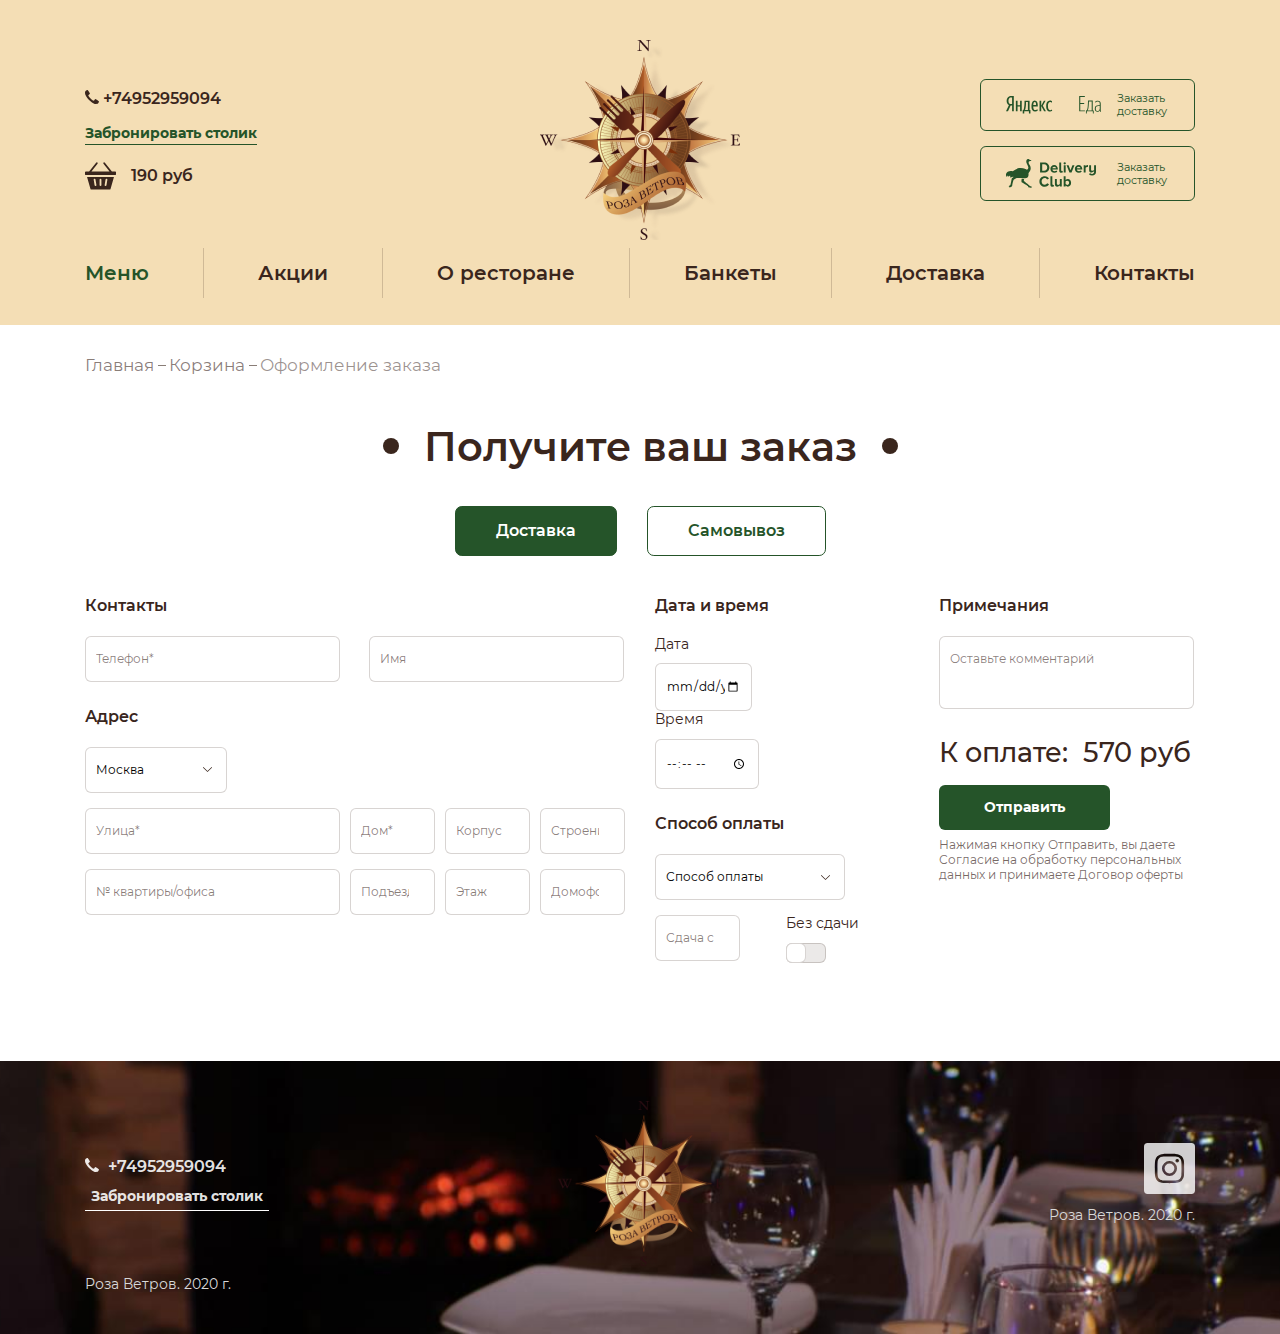
<file: ordering.html>
<!DOCTYPE html>

<html lang="ru">

<head>
  <meta charset="utf-8">

  <title>Название страницы</title>

  <meta http-equiv="X-UA-Compatible" content="IE=edge">
  <meta name="viewport" content="width=device-width, initial-scale=1">
  <meta name="format-detection" content="telephone=no">

  <meta name="robots" content="index, follow, noodp">
  <meta name="googlebot" content="index, follow">
  <meta name="google" content="notranslate">
  <meta name="description" content="">

  <meta property="og:type" content="article">
  <meta property="og:title" content="Ресторан-кафе-бар - Роза ветров в г. Москва">
  <meta property="og:description" content="Доставка еды из ресторана">
  <meta property="og:image" content="images/logo-company.png">
  <meta property="og:site_name" content="Главная ресторана-кафе-бара - Роза ветров">

  <link rel="apple-touch-icon" sizes="180x180" href="images/favicons/apple-touch-icon.png">
  <link rel="icon" type="image/png" sizes="32x32" href="images/favicons/favicon-32x32.png">
  <link rel="icon" type="image/png" sizes="16x16" href="images/favicons/favicon-16x16.png">
  <link rel="manifest" href="images/favicons/site.webmanifest">
  <link rel="mask-icon" href="images/favicons/safari-pinned-tab.svg" color="#3b8296">
  <meta name="msapplication-TileColor" content="#F4DEB5">

  <meta name="theme-color" content="#F4DEB5">
  <meta name="msapplication-navbutton-color" content="#F4DEB5">
  <meta name="apple-mobile-web-app-status-bar-style" content="#F4DEB5">

  <meta name="author" content="Alexander Holub">
  <meta name="copyright" content="Ресторан-кафе-бар - Роза ветров, 2020 г.">
  <meta name="address" content="Москва, ул.Сторожевая д.4, стр.8">

  <link rel="stylesheet" href="css/style.min.css">

  <!-- Title - Оформление заказа на доставку еды -->

</head>

<body class="page">
  <h1 class="visually-hidden">Оформление заказа из ресторана - Роза ветров</h1>

  <header class="header header--bg">
    <div class="container">
      <div class="header__inner">
        
        <div class="header__top">
          <div class="header__info">
            <a class="header__tel-link" href="tel:+74952959094">
              <svg class="icon icon-mobile">
                <use xlink:href="images/sprites/sprite.svg#mobile"></use>
              </svg>
              <span class="header__tel">+74952959094</span>
            </a>
            <a class="header__booking-link" href="#">Забронировать столик</a>
            <a class="header__basket-link" href="#">
              <svg class="icon icon-shopping-basket">
                <use xlink:href="images/sprites/sprite.svg#shopping-basket"></use>
              </svg>
              <span>190 руб</span>
            </a>
          </div>
          <div class="logo header__logo">
            <a href="/">
              <img src="images/logo-company.png" alt="Логотип ресторана - Роза ветров">
            </a>
          </div>
          <div class="header__btn">
            <ul class="header__btn-list">
              <li class="header__btn-item">
                <a class="header__btn-link" href="#">
                  <svg class="icon icon-yandex-food-logo">
                    <use xlink:href="images/sprites/sprite.svg#yandex-food-logo"></use>
                  </svg>
                  <span>Заказать доставку</span>
                </a>
              </li>
              <li class="header__btn-item">
                <a class="header__btn-link" href="#">
                  <svg class="icon icon-delivery-club-logo">
                    <use xlink:href="images/sprites/sprite.svg#delivery-club-logo"></use>
                  </svg>
                  <span>Заказать доставку</span>
                </a>
              </li>
            </ul>
          </div>
        </div>

        <div class="header__bottom">
          <nav class="menu-navigation">
            <ul class="menu-navigation__list">
              <li class="menu-navigation__list-item menu-navigation__list-item--active">
                <span>Меню</span>
              </li>
              <li class="menu-navigation__list-item">
                <a href="#shares" class="scroll-to">Акции</a>
              </li>
              <li class="menu-navigation__list-item">
                <a href="#about" class="scroll-to">О ресторане</a>
              </li>
              <li class="menu-navigation__list-item">
                <a href="#banquets" class="scroll-to">Банкеты</a>
              </li>
              <li class="menu-navigation__list-item">
                <a href="#">Доставка</a>
              </li>
              <li class="menu-navigation__list-item">
                <a href="#contacts" class="scroll-to">Контакты</a>
              </li>
            </ul>
          </nav>
        </div>

      </div><!-- /.header__inner -->
    </div><!-- /.container -->
  </header>


  <header class="header-mobile header-mobile__inner header--bg">

    <div class="container">

      <div class="header-mobile__top">
      
        <div class="logo header-mobile__logo">
          <a href="/">
            <img src="images/logo-company-mobile.png" alt="Логотип ресторана - Роза ветров">
          </a>
        </div>
      
        <div class="header-mobile__top-btn">
          <a class="header-mobile__basket-link" href="#">
            <svg class="icon icon-shopping-basket">
              <use xlink:href="images/sprites/sprite.svg#shopping-basket"></use>
            </svg>
          </a>
          <button class="menu-btn header-mobile__menu-btn">
            <span class="menu-btn__line"></span>
            <span class="menu-btn__line"></span>
            <span class="menu-btn__line"></span>
          </button>
        </div>
      
      </div>
      
      <div class="header-mobile__bottom">
        <a class="header__tel-link header__tel-link--mobile" href="tel:+74952959094">
          <svg class="icon icon-mobile">
            <use xlink:href="images/sprites/sprite.svg#mobile"></use>
          </svg>
          <span class="header__tel header__tel--mobile">+74952959094</span>
        </a>
        <a class="header__booking-link" href="#">Забронировать столик</a>
      </div>

      <div class="header-mobile__navigation-modal">

        <button class="header-mobile__modal-close" type="button">
          <svg class="icon icon-close">
            <use xlink:href="images/sprites/sprite.svg#cancel"></use>
          </svg>
        </button>

        <div class="header-mobile__navigation-container">
          
          <nav class="header-mobile__navigation">
            <ul class="header-mobile__menu-list">
              <li class="header-mobile__menu-item header-mobile__menu-item--active">
                <span>Меню</span>
              </li>
              <li class="header-mobile__menu-item">
                <a href="#shares">Акции</a>
              </li>
              <li class="header-mobile__menu-item">
                <a href="#about" class="scroll-to">О ресторане</a>
              </li>
              <li class="header-mobile__menu-item">
                <a href="#banquets" class="scroll-to">Банкеты</a>
              </li>
              <li class="header-mobile__menu-item">
                <a href="#">Доставка</a>
              </li>
              <li class="header-mobile__menu-item">
                <a href="#contacts" class="scroll-to">Контакты</a>
              </li>
            </ul>
          </nav>
          
          <ul class="header__btn-list">
            <li class="header__btn-item header__btn-item--mobile">
              <a class="header__btn-link" href="#">
                <svg class="icon icon-yandex-food-logo">
                  <use xlink:href="images/sprites/sprite.svg#yandex-food-logo"></use>
                </svg>
                <span>Заказать доставку</span>
              </a>
            </li>
            <li class="header__btn-item header__btn-item--mobile">
              <a class="header__btn-link" href="#">
                <svg class="icon icon-delivery-club-logo">
                  <use xlink:href="images/sprites/sprite.svg#delivery-club-logo"></use>
                </svg>
                <span>Заказать доставку</span>
              </a>
            </li>
          </ul>

        </div>

      </div>

    </div><!-- /.container -->
    
  </header>

  <div class="container">
    <div class="breadcrumbs">
      <ul class="breadcrumbs__list">
        <li class="breadcrumbs__list-item">
          <a href="#">Главная</a>
        </li>
        <li class="breadcrumbs__list-item">
          <a href="#">Корзина</a>
        </li>
        <li class="breadcrumbs__list-item breadcrumbs__list-item--active">
          <span>Оформление заказа</span>
        </li>
      </ul>
    </div>
  </div>

  <main class="matin-content">

    <section class="ordering">
      <h2 class="visually-hidden">Доставка еды из ресторана - Роза ветров</h2>
      
      <div class="container">
        
        <div class="shares-block__title-box">
          <p class="main-title main-title--brown">Получите ваш заказ</p>
        </div>

        <div class="tab-nav">
          <button class="tab-nav__item btn ordering-tab__btn btn--lg is-active" type="button" data-tab-name="ordering-tab-1">Доставка</button>
          <button class="tab-nav__item btn btn ordering-tab__btn btn--lg" type="button" data-tab-name="ordering-tab-2">Самовывоз</button>
        </div>

        <div class="tabs-content">
          <div class="tab ordering-tab__content is-active ordering-tab-1">

            <form class="ordering-form" action="/" name="form-delivery">
              
              <input type="hidden" name="project_name" value="Wind Rose">
              <input type="hidden" name="project_email" value="mail@gmail.com">
              <input type="hidden" name="form_subject" value="Заяка с сайта - Роза ветров">

              <input type="hidden" name="Страница" value="Оформление заказа на доставку еды">

              <div class="ordering-form__group ordering-form__contacts ordering-form__group--lg">
                <fieldset class="ordering-form__group-top">
                  <legend class="form-legend">Контакты</legend>
                  <input class="form-input ordering-form__input-tel form-input--lg" name="user-tel" type="tel" inputmode="tel" placeholder="Телефон*" required>
                  <input class="form-input form-input--lg ordering-form__input-name" name="user-name" type="text" inputmode="text" placeholder="Имя">
                </fieldset>
                
                <fieldset class="ordering-form__group-bottom">
                  <legend class="form-legend">Адрес</legend>
                  <select class="form-select" name="list-city">
                    <option value="Москва" selected>Москва</option>
                    <option value="Ростов-на-Дону">Ростов-на-Дону</option>
                    <option value="Самара">Самара</option>
                  </select>
                  <div class="ordering-form__input-top">
                    <input class="form-input form-input--lg" name="street" type="text" inputmode="text" placeholder="Улица*" required>
                    <input class="form-input form-input--sm" name="house" type="text" inputmode="text" placeholder="Дом*" required>
                    <input class="form-input form-input--sm" name="housing" type="text" inputmode="text" placeholder="Корпус">
                    <input class="form-input form-input--sm" name="structure" type="number" inputmode="numeric" placeholder="Строение">
                  </div>
                  <div class="ordering-form__input-bottom">
                    <input class="form-input form-input--lg" name="flat" type="number" inputmode="numeric" placeholder="№ квартиры/офиса">
                    <input class="form-input form-input--sm" name="porch" type="number" inputmode="numeric" placeholder="Подъезд">
                    <input class="form-input form-input--sm" name="floor" type="number" inputmode="numeric" placeholder="Этаж">
                    <input class="form-input form-input--sm" name="intercom" type="number" inputmode="numeric" placeholder="Домофон">
                  </div>
                </fieldset>
              </div>

              <div class="ordering-form__group ordering-form__group-date ordering-form__group--sm">
                
                <fieldset class="ordering-form__group-top ordering-form__group-top-time">
                  <legend class="form-legend">Дата и время</legend>
                  <div class="ordering-form__input-title input-width">
                    <label>
                      <span>Дата</span> 
                      <input class="form-input input-date" type="date" name="user-date" inputmode="numeric">
                    </label>
                  </div>
                  <div class="ordering-form__input-title ordering-form__input-time">
                    <label>
                      <span>Время</span>
                      <input class="form-input form-input form-input--md" name="user-time" type="time" inputmode="numeric">
                    </label>
                  </div>
                </fieldset>

                <fieldset class="ordering-form__group-bottom">
                  <legend class="form-legend">Способ оплаты</legend>
                  <div class="ordering-form__input-top">
                    <select class="form-select payment-method" name="payment-method">
                      <option value="" hidden selected>Способ оплаты</option>
                      <option value="Наличными">Наличными</option>
                      <option value="По карте">По карте</option>
                    </select>
                  </div>
                  <div class="ordering-form__input-bottom">
                    <input class="form-input ordering-form__input-lease form-input--sm" name="lease" type="number" inputmode="decimal" placeholder="Сдача с">
                    <div class="ordering-form__input-title">
                      <label class="form-checkbox">
                        <input class="visually-hidden form-checkbox__input" type="checkbox" name="no-change">
                        <span class="form-checkbox__label label-checkbox">Без сдачи</span>
                      </label>
                    </div>
                  </div>
                </fieldset>
                
              </div>

              <div class="ordering-form__group ordering-form__group--md">
              
                <fieldset class="ordering-form__group-top ordering-form__group-note">
                  <legend class="form-legend">Примечания</legend>
                  <textarea class="form-textarea ordering-form__textarea" name="user-comment" cols="30" rows="10" placeholder="Оставьте комментарий"></textarea>
                </fieldset>

                <div class="ordering-form__group-info">
                  <p class="total-price">
                    К оплате:
                    <span class="total-price__price">570 руб</span>
                  </p>
                  
                  <button class="btn btn--green btn--sm" type="submit">Отправить</button>
                  <small class="form-warning">Нажимая кнопку Отправить, вы даете Согласие на обработку персональных данных и принимаете Договор оферты</small>
                </div>
              
              </div>

            </form>

          </div><!-- /.tab .ordering-tab__content -->

          <div class="tab ordering-tab__content ordering-tab__content--pickup ordering-tab-2">
            <form class="ordering-form" action="/" name="form-delivery">
            
              <div class="success" style="display: none;"><span>Спасибо за заявку</span></div>
            
              <input type="hidden" name="project_name" value="Wind Rose">
              <input type="hidden" name="project_email" value="mail@gmail.com">
              <input type="hidden" name="form_subject" value="Заяка с сайта - Роза ветров">
            
              <input type="hidden" name="Страница" value="Оформление заказа на доставку еды">
            
              <div class="ordering-form__group ordering-form__contacts ordering-form__group--lg">
                <fieldset class="ordering-form__group-top">
                  <legend class="form-legend">Контакты</legend>
                  <input class="form-input ordering-form__input-tel form-input--lg" name="user-tel" type="tel" inputmode="tel"
                    placeholder="Телефон*" required>
                  <input class="form-input form-input--lg ordering-form__input-name" name="user-name" type="text" inputmode="text"
                    placeholder="Имя">
                </fieldset>

                <!-- Mobile -->

                <div class="ordering-form__group--mobile ordering-form__group-date ordering-form__group--sm">
                
                  <fieldset class="ordering-form__group-top ordering-form__group-top-time">
                    <legend class="form-legend">Дата и время</legend>
                    <div class="ordering-form__input-title input-width">
                      <label>
                        <span>Дата</span>
                        <input class="form-input input-date" type="date" name="user-date" inputmode="numeric">
                      </label>
                    </div>
                    <div class="ordering-form__input-title ordering-form__input-time">
                      <label>
                        <span>Время</span>
                        <input class="form-input form-input form-input--md" name="user-time" type="time" inputmode="numeric">
                      </label>
                    </div>
                  </fieldset>
                
                </div>

                <div class="ordering-form__group--mobile ordering-form__group--md">
                
                  <fieldset class="ordering-form__group-top ordering-form__group-note">
                    <legend class="form-legend">Примечания</legend>
                    <textarea class="form-textarea ordering-form__textarea" name="user-comment" cols="30" rows="10"
                      placeholder="Оставьте комментарий"></textarea>
                  </fieldset>
                
                </div>
            
                <fieldset class="ordering-form__group-bottom">
                  <legend class="form-legend">Способ оплаты</legend>
                  <div class="ordering-form__input-top">
                    <select class="form-select payment-method" name="payment-method">
                      <option value="" hidden selected disabled>Способ оплаты</option>
                      <option value="Наличными">Наличными</option>
                      <option value="По карте">По карте</option>
                    </select>
                  </div>
                  <div class="ordering-form__input-bottom">
                    <input class="form-input ordering-form__input-lease form-input--sm" name="lease" type="number" inputmode="decimal"
                      placeholder="Сдача с">
                    <div class="ordering-form__input-title">
                      <label class="form-checkbox">
                        <input class="visually-hidden form-checkbox__input" type="checkbox" name="no-change">
                        <span class="form-checkbox__label label-checkbox">Без сдачи</span>
                      </label>
                    </div>
                  </div>
                </fieldset>
              </div>
            
              <div class="ordering-form__group ordering-form__group-date ordering-form__group--sm">
            
                <fieldset class="ordering-form__group-top ordering-form__group-top-time">
                  <legend class="form-legend">Дата и время</legend>
                  <div class="ordering-form__input-title input-width">
                    <label>
                      <span>Дата</span>
                      <input class="form-input input-date" type="date" name="user-date" inputmode="numeric">
                    </label>
                  </div>
                  <div class="ordering-form__input-title ordering-form__input-time">
                    <label>
                      <span>Время</span>
                      <input class="form-input form-input form-input--md" name="user-time" type="time" inputmode="numeric">
                    </label>
                  </div>
                </fieldset>

                <div class="ordering-form__group-info">
                  <p class="total-price">
                    К оплате:
                    <span class="total-price__price">570 руб</span>
                  </p>
                
                  <button class="btn btn--green btn--sm" type="submit">Отправить</button>
                  <small class="form-warning">Нажимая кнопку Отправить, вы даете Согласие на обработку персональных данных и
                    принимаете Договор оферты</small>
                </div>
            
              </div>
            
              <div class="ordering-form__group ordering-form__group--md">
            
                <fieldset class="ordering-form__group-top ordering-form__group-note">
                  <legend class="form-legend">Примечания</legend>
                  <textarea class="form-textarea ordering-form__textarea" name="user-comment" cols="30" rows="10"
                    placeholder="Оставьте комментарий"></textarea>
                </fieldset>

              </div>
            
            </form>
          </div><!-- /.tab .ordering-tab__content -->

        </div>

      </div><!-- /.container -->

    </section>

  </main>

  <div class="footer" style="background-image: url('images/footer-bg-image.jpg');">
    <div class="container">

      <div class="footer__inner">

        <div class="footer__info-left">
          <a class="footer__tel-link" href="tel:+74952959094">
            <svg class="icon icon-mobile">
              <use xlink:href="images/sprites/sprite.svg#mobile"></use>
            </svg>
            <span class="footer__tel">+74952959094</span>
          </a>
          <button class="footer__booking-link" type="button">Забронировать столик</button>
        </div>

        <div class="logo footer__logo">
          <a href="/">
            <picture>
              <source srcset="images/logo-company-footer.png" media="(max-width: 781px)">
              <img src="images/logo-company.png" alt="Логотип ресторана - Роза ветров">
            </picture>
          </a>
        </div>

        <div class="footer__info-right">
          <ul class="footer__social-list">
            <li class="footer__social-item">
              <a href="#" target="_blank">
                <svg class="icon icon-instagram-logo">
                  <use xlink:href="images/sprites/sprite.svg#instagram-logo"></use>
                </svg>
              </a>
            </li>
          </ul>
          <p class="footer__copyright">Роза Ветров. 2020 г.</p>
        </div>
      
      </div><!-- /.footer__inner -->

      <p class="footer__copyright-bottom">Роза Ветров. 2020 г.</p>

    </div><!-- /.container -->
  </div><!-- /.footer -->

  <div class="form form-contact-us">
    <div class="form-feedback__inner">
  
      <span class="form-feedback__icon">
        <svg class="icon icon-smile">
          <use xlink:href="images/sprites/sprite.svg#smile"></use>
        </svg>
      </span>
      <button type="button" class="form-feedback__close">
        <svg class="icon icon-cancel">
          <use xlink:href="images/sprites/sprite.svg#cancel"></use>
        </svg>
      </button>
  
      <p class="form__title">Мы свяжемся с Вами!</p>
      <p class="form__text">Заполните форму и в течение 10 минут мы свяжемся с Вами.</p>
  
      <form class="form-feedback__form" name="form-contact-us" action="/">

        <div class="form-success">
          <span class="form-success__icon">
            <svg class="icon icon-smile">
              <use xlink:href="images/sprites/sprite.svg#smile"></use>
            </svg>
          </span>
        
          <p class="form__title">Спасибо за заказ!</p>
          <p class="form__text">В течение 10 минут мы свяжемся с вами для подтверждения заказа.</p>
        
          <button class="btn btn--sm btn--green form-feedback__btn form-success__btn" type="button">Вернуться на главную</button>
        </div>
        
        <input type="hidden" name="project_name" value="Wind Rose">
        <input type="hidden" name="project_email" value="mail@gmail.com">
        <input type="hidden" name="form_subject" value="Заяка с сайта - Роза ветров">

        <div class="form-feedback__form-group form__group">
          <input class="form-input form-feedback__input" type="tel" inputmode="tel" name="client-tel" placeholder="Телефон*" required>
          <input class="form-input form-feedback__input" type="text" inputmode="text" name="client-name" placeholder="Имя">
        </div>
        <button class="btn btn--sm btn--green form-feedback__btn" type="submit">Отправить</button>
      </form>
  
    </div>
  </div>

  <p class="hide dishes-category-mobile__category-text"></p>

  <script src="js/script.min.js"></script>
</body>

</html>
</file>
<file: css/style.min.css>
@charset "UTF-8";html{line-height:1.15;-webkit-text-size-adjust:100%}body{margin:0}main{display:block}h1{font-size:2em;margin:.67em 0}hr{-webkit-box-sizing:content-box;box-sizing:content-box;height:0;overflow:visible}pre{font-family:monospace,monospace;font-size:1em}a{background-color:transparent}abbr[title]{border-bottom:none;text-decoration:underline;-webkit-text-decoration:underline dotted;text-decoration:underline dotted}b,strong{font-weight:bolder}code,kbd,samp{font-family:monospace,monospace;font-size:1em}small{font-size:80%}sub,sup{font-size:75%;line-height:0;position:relative;vertical-align:baseline}sub{bottom:-.25em}sup{top:-.5em}img{border-style:none}button,input,optgroup,select,textarea{font-family:inherit;font-size:100%;line-height:1.15;margin:0}button,input{overflow:visible}button,select{text-transform:none}[type=button],[type=reset],[type=submit],button{-webkit-appearance:button}[type=button]::-moz-focus-inner,[type=reset]::-moz-focus-inner,[type=submit]::-moz-focus-inner,button::-moz-focus-inner{border-style:none;padding:0}[type=button]:-moz-focusring,[type=reset]:-moz-focusring,[type=submit]:-moz-focusring,button:-moz-focusring{outline:1px dotted ButtonText}fieldset{padding:.35em .75em .625em}legend{-webkit-box-sizing:border-box;box-sizing:border-box;color:inherit;display:table;max-width:100%;padding:0;white-space:normal}progress{vertical-align:baseline}textarea{overflow:auto}[type=checkbox],[type=radio]{-webkit-box-sizing:border-box;box-sizing:border-box;padding:0}[type=number]::-webkit-inner-spin-button,[type=number]::-webkit-outer-spin-button{height:auto}[type=search]{-webkit-appearance:textfield;outline-offset:-2px}[type=search]::-webkit-search-decoration{-webkit-appearance:none}::-webkit-file-upload-button{-webkit-appearance:button;font:inherit}details{display:block}summary{display:list-item}template{display:none}[hidden]{display:none}@font-face{font-family:Montserrat;src:local("Montserrat-Regular"),local("Montserrat-Regular"),url(../fonts/Montserrat-Regular.woff2) format("woff2"),url(../fonts/Montserrat-Regular.woff) format("woff");font-weight:400;font-style:normal;font-display:swap}@font-face{font-family:Montserrat;src:local("Montserrat-Medium"),local("Montserrat-Medium"),url(../fonts/Montserrat-Medium.woff2) format("woff2"),url(../fonts/Montserrat-Medium.woff) format("woff");font-weight:500;font-style:normal;font-display:swap}@font-face{font-family:Montserrat;src:local("Montserrat-SemiBold"),local("Montserrat-SemiBold"),url(../fonts/Montserrat-SemiBold.woff2) format("woff2"),url(../fonts/Montserrat-SemiBold.woff) format("woff");font-weight:600;font-style:normal;font-display:swap}@font-face{font-family:Montserrat;src:local("Montserrat-Bold"),local("Montserrat-Bold"),url(../fonts/Montserrat-Bold.woff2) format("woff2"),url(../fonts/Montserrat-Bold.woff) format("woff");font-weight:700;font-style:normal;font-display:swap}:root{font-size:62.5%;--font-size--default:1.4rem;--font-size--small:1.5rem;--font-size--medium:1.6rem;--font-size--large:2rem;--font-size--extra-large:3rem;--font-size--accent:4rem}::-webkit-input-placeholder{color:rgba(58,38,29,.6);font-size:12px}::-moz-placeholder{color:rgba(58,38,29,.6);font-size:12px}:-ms-input-placeholder{color:rgba(58,38,29,.6);font-size:12px}::-ms-input-placeholder{color:rgba(58,38,29,.6);font-size:12px}::placeholder{color:rgba(58,38,29,.6);font-size:12px}::-moz-selection{background-color:#255429;color:#fff}::selection{background-color:#255429;color:#fff}:active,:focus{outline-style:none;outline-width:0!important;outline-color:none!important}*,::after,::before{-webkit-box-sizing:border-box;box-sizing:border-box}html{background-color:#f4deb5}body{min-width:320px;margin:0;padding:0;overflow-x:hidden;background-color:#fff;font-family:Montserrat,sans-serif;font-size:var(--font-size--default);font-weight:400;position:relative}ul{margin:0;padding:0;list-style:none}p{margin:0;padding:0}img{display:block;max-width:100%}fieldset{display:inline-block;border:none;margin:0;padding:0}.overflow-hidden{overflow-y:hidden}.main-title{display:inline-block;margin-bottom:35px;padding:0 1.025em;font-size:4rem;font-weight:600;line-height:1.225em;position:relative}.main-title::after,.main-title::before{content:'';width:.4em;height:.4em;border-radius:50%;position:absolute;top:50%;-webkit-transform:translateY(-50%);-ms-transform:translateY(-50%);transform:translateY(-50%)}.main-title::before{left:0}.main-title::after{right:0}.main-title--brown{color:#3a261d}.main-title--brown::after,.main-title--brown::before{background-color:#3a261d}.main-title--white{color:#fff}.main-title--white::after,.main-title--white::before{background-color:#fff}.main-title.main-title--default{padding:0;text-align:center}.main-title.main-title--default::after,.main-title.main-title--default::before{display:none}.visually-hidden{margin:-1px;padding:0;height:1px;width:1px;clip:rect(0 0 0 0);overflow:hidden;border:0;position:absolute}.hide{display:none}.container{max-width:1140px;margin:0 auto;padding:0 15px}.icon{display:inline-block;width:1em;height:1em;fill:currentColor}.icon-call-center-agent{font-size:6.1rem;width:1em}.icon-cancel{font-size:3.1rem;width:1em}.icon-clock{font-size:2.4rem;width:1em}.icon-courier{font-size:6.1rem;width:1em}.icon-delivery-club-logo{font-size:2.9rem;width:3.10345em}.icon-delivery-man{font-size:6.9rem;width:1.05797em}.icon-discussion{font-size:2.4rem;width:1em}.icon-drop-down{font-size:.9rem;width:1em}.icon-food-delivery{font-size:6.6rem;width:1em}.icon-instagram-logo{font-size:5.1rem;width:1em}.icon-map-pin{font-size:2.4rem;width:1em}.icon-mobile{font-size:1.4rem;width:1em}.icon-shopping-basket{font-size:3.2rem;width:.96875em}.icon-smile{font-size:13.9rem;width:1em}.icon-switch-arrow{font-size:3.9rem;width:1em}.icon-wallet{font-size:6.1rem;width:1em}.icon-yandex-food-logo{font-size:2rem;width:4.75em}.icon-switch-arrow{stroke:#255429;fill:none}.btn{display:inline-block;margin:0;cursor:pointer;outline:0;background-color:#255429;border-radius:.428em;border:none;text-decoration:none;text-align:center;position:relative;-webkit-transition:background-color .2s ease;-o-transition:background-color .2s ease;transition:background-color .2s ease}.btn--sm{padding:1.21em 3.21em;font-size:1.4rem;font-weight:700;line-height:.82em}.btn--lg{padding:1.06em 2.5em;font-size:1.6rem;font-weight:600;line-height:1.25em}.btn--green{background-color:#255429;color:#fff}.btn--green:focus,.btn--green:hover{background-color:#2d6632}.btn--green:active{background-color:#1d4220}.btn--white{background-color:#fff;color:#3a261d}.btn--white:focus,.btn--white:hover{background-color:#b3b3b3}.btn--white:active{background-color:#8c8c8c}.btn--transparent{border:1px solid #255429;background-color:transparent;color:#255429}.menu-btn{width:36px;margin:0 0 0 8px;padding:8px 0 8px 8px;cursor:pointer;border:none;background-color:transparent}.menu-btn__line{display:-webkit-box;display:-webkit-flex;display:-ms-flexbox;display:flex;width:28px;height:2px;margin:0;padding:0;border:none;background-color:#255429}.menu-btn__line+.menu-btn__line{margin-top:4px}.breadcrumbs__list{display:-webkit-box;display:-webkit-flex;display:-ms-flexbox;display:flex;margin:30px 0 46px}.breadcrumbs__list-item{position:relative}.breadcrumbs__list-item::after{content:'';width:8px;height:1px;background-color:rgba(58,38,29,.6);position:absolute;top:50%;right:3px}.breadcrumbs__list-item:last-child::after{display:none}.breadcrumbs__list-item>a,.breadcrumbs__list-item>span{padding-right:.88em;font-size:1.7rem;line-height:1.23em;color:rgba(58,38,29,.6);text-decoration:none}.breadcrumbs__list-item--active>span{color:rgba(58,38,29,.5)}.form-input,.form-select,.form-textarea{padding:1.25em .83em;resize:none;background:#fff;border:1px solid rgba(58,38,29,.2);border-radius:6px;font-size:1.2rem;line-height:1.16em;color:#000}input:not([type=checkbox]):not([type=radio]),select,textarea{-webkit-appearance:none;-moz-appearance:none;appearance:none}.form-input--lg{max-width:255px;width:100%}.form-input--md{max-width:110px}.form-input--sm{max-width:85px;padding:1.25em .82em}.form-legend{margin-bottom:1.25em;display:inline-block;font-size:var(--font-size--medium);line-height:1.25em;font-weight:600;color:#3a261d}.form-checkbox{cursor:pointer}.form-checkbox__label{line-height:1.28em;color:#3a261d;position:relative}.form-checkbox__label::before{content:'';width:40px;height:20px;background:rgba(58,38,29,.1);border:1px solid rgba(58,38,29,.2);border-radius:6px;position:absolute;left:0;bottom:-30px}.form-checkbox__label::after{content:'';width:20px;height:20px;background-color:#fff;border:1px solid rgba(58,38,29,.2);-webkit-box-sizing:border-box;box-sizing:border-box;border-radius:6px;position:absolute;left:0;bottom:-30px;-webkit-transition:left .5s,background-color .3s;-o-transition:left .5s,background-color .3s;transition:left .5s,background-color .3s}.form-checkbox .form-checkbox__input:checked+.form-checkbox__label::after{left:20px;background-color:#255429}.form-select{padding-right:27px;-webkit-appearance:none;-moz-appearance:none;appearance:none;cursor:pointer;background:#fff url("data:image/svg+xml, %3Csvg xmlns='http://www.w3.org/2000/svg' width='9' height='9' fill='none'%3E%3Cg clip-path='url(%23clip0)'%3E%3Cpath fill='%233A261D' d='M4.5 6.09L.6 2.18a.35.35 0 00-.5.49l4.16 4.15c.13.14.35.14.49 0L8.9 2.67a.35.35 0 00-.49-.5L4.51 6.1z'/%3E%3C/g%3E%3Cdefs%3E%3CclipPath id='clip0'%3E%3Cpath fill='%23fff' d='M0 0h9v9H0z' transform='rotate(-90 4.5 4.5)'/%3E%3C/clipPath%3E%3C/defs%3E%3C/svg%3E%0A") no-repeat center right 14px}.slider-nav-btn.slider-nav-btn--bottom{display:-webkit-box;display:-webkit-flex;display:-ms-flexbox;display:flex;-webkit-box-pack:justify;-webkit-justify-content:space-between;-ms-flex-pack:justify;justify-content:space-between;width:280px;height:39px;margin:0 auto -39px;position:relative;z-index:3;-webkit-transform:translateY(-webkit-calc(-50% + 15px));-ms-transform:translateY(calc(-50% + 15px));transform:translateY(calc(-50% + 15px))}.slider-nav-btn.slider-nav-btn--bottom>button[role=button]{position:static;z-index:3}.slider-nav-btn>button{width:39px;height:39px;padding:0;background-color:transparent;border:none;top:50%}.slider-nav-btn>button::after{display:none}.slider-nav-btn.slider-nav-btn--white>button>.icon{stroke:#fff}.slider-nav-btn>button.swiper-button-next .icon{-webkit-transform:rotate(180deg);-ms-transform:rotate(180deg);transform:rotate(180deg)}.slider-pagination{display:-webkit-box;display:-webkit-flex;display:-ms-flexbox;display:flex;-webkit-box-pack:center;-webkit-justify-content:center;-ms-flex-pack:center;justify-content:center}.slider-pagination.slider-pagination--bottom{position:relative;bottom:0!important}.slider-pagination.slider-pagination--white>span.swiper-pagination-bullet{border:1px solid #fff}.slider-pagination.slider-pagination--white>span.swiper-pagination-bullet.swiper-pagination-bullet-active::before{background-color:#fff}.slider-pagination>span.swiper-pagination-bullet{display:inline-block;width:16px;height:16px;margin:0 6px!important;background-color:transparent;border:1px solid #255429;opacity:1;position:relative}.slider-pagination>span.swiper-pagination-bullet::before{opacity:0}.slider-pagination>span.swiper-pagination-bullet.swiper-pagination-bullet-active::before{content:'';width:8px;height:8px;margin:-4px 0 0 -4px;background-color:#255429;border-radius:50%;opacity:1;position:absolute;top:50%;left:50%}.swiper-scrollbar{margin:12px 0}.swiper-scrollbar .swiper-scrollbar-drag{margin-top:-15px;background-color:transparent;border:none;position:relative}.swiper-scrollbar .swiper-scrollbar-drag::before{content:'';width:16px;height:16px;background-color:#255429;border-radius:50%;position:absolute;top:0;left:0;z-index:1;-webkit-transform:translate(50%,50%);-ms-transform:translate(50%,50%);transform:translate(50%,50%)}.swiper-scrollbar .swiper-scrollbar-drag::after{content:'';width:31px;height:31px;border:1px solid #255429;background-color:#fff;border-radius:50%;position:absolute;top:0;left:0;z-index:0}@font-face{font-family:swiper-icons;src:url("data:application/font-woff;charset=utf-8;base64,  [base64]//wADZ2x5ZgAAAywAAADMAAAD2MHtryVoZWFkAAABbAAAADAAAAA2E2+eoWhoZWEAAAGcAAAAHwAAACQC9gDzaG10eAAAAigAAAAZAAAArgJkABFsb2NhAAAC0AAAAFoAAABaFQAUGG1heHAAAAG8AAAAHwAAACAAcABAbmFtZQAAA/gAAAE5AAACXvFdBwlwb3N0AAAFNAAAAGIAAACE5s74hXjaY2BkYGAAYpf5Hu/j+W2+MnAzMYDAzaX6QjD6/4//Bxj5GA8AuRwMYGkAPywL13jaY2BkYGA88P8Agx4j+/8fQDYfA1AEBWgDAIB2BOoAeNpjYGRgYNBh4GdgYgABEMnIABJzYNADCQAACWgAsQB42mNgYfzCOIGBlYGB0YcxjYGBwR1Kf2WQZGhhYGBiYGVmgAFGBiQQkOaawtDAoMBQxXjg/wEGPcYDDA4wNUA2CCgwsAAAO4EL6gAAeNpj2M0gyAACqxgGNWBkZ2D4/wMA+xkDdgAAAHjaY2BgYGaAYBkGRgYQiAHyGMF8FgYHIM3DwMHABGQrMOgyWDLEM1T9/w8UBfEMgLzE////P/5//f/V/xv+r4eaAAeMbAxwIUYmIMHEgKYAYjUcsDAwsLKxc3BycfPw8jEQA/[base64]/uznmfPFBNODM2K7MTQ45YEAZqGP81AmGGcF3iPqOop0r1SPTaTbVkfUe4HXj97wYE+yNwWYxwWu4v1ugWHgo3S1XdZEVqWM7ET0cfnLGxWfkgR42o2PvWrDMBSFj/IHLaF0zKjRgdiVMwScNRAoWUoH78Y2icB/yIY09An6AH2Bdu/UB+yxopYshQiEvnvu0dURgDt8QeC8PDw7Fpji3fEA4z/PEJ6YOB5hKh4dj3EvXhxPqH/SKUY3rJ7srZ4FZnh1PMAtPhwP6fl2PMJMPDgeQ4rY8YT6Gzao0eAEA409DuggmTnFnOcSCiEiLMgxCiTI6Cq5DZUd3Qmp10vO0LaLTd2cjN4fOumlc7lUYbSQcZFkutRG7g6JKZKy0RmdLY680CDnEJ+UMkpFFe1RN7nxdVpXrC4aTtnaurOnYercZg2YVmLN/d/gczfEimrE/fs/bOuq29Zmn8tloORaXgZgGa78yO9/cnXm2BpaGvq25Dv9S4E9+5SIc9PqupJKhYFSSl47+Qcr1mYNAAAAeNptw0cKwkAAAMDZJA8Q7OUJvkLsPfZ6zFVERPy8qHh2YER+3i/BP83vIBLLySsoKimrqKqpa2hp6+jq6RsYGhmbmJqZSy0sraxtbO3sHRydnEMU4uR6yx7JJXveP7WrDycAAAAAAAH//wACeNpjYGRgYOABYhkgZgJCZgZNBkYGLQZtIJsFLMYAAAw3ALgAeNolizEKgDAQBCchRbC2sFER0YD6qVQiBCv/H9ezGI6Z5XBAw8CBK/m5iQQVauVbXLnOrMZv2oLdKFa8Pjuru2hJzGabmOSLzNMzvutpB3N42mNgZGBg4GKQYzBhYMxJLMlj4GBgAYow/P/PAJJhLM6sSoWKfWCAAwDAjgbRAAB42mNgYGBkAIIbCZo5IPrmUn0hGA0AO8EFTQAA") format("woff");font-weight:400;font-style:normal}:root{--swiper-theme-color:#007aff}.swiper-container{margin-left:auto;margin-right:auto;position:relative;overflow:hidden;list-style:none;padding:0;z-index:1}.swiper-container-vertical>.swiper-wrapper{-webkit-box-orient:vertical;-webkit-box-direction:normal;-webkit-flex-direction:column;-ms-flex-direction:column;flex-direction:column}.swiper-wrapper{position:relative;width:100%;height:100%;z-index:1;display:-webkit-box;display:-webkit-flex;display:-ms-flexbox;display:flex;-webkit-transition-property:-webkit-transform;transition-property:-webkit-transform;-o-transition-property:transform;transition-property:transform;transition-property:transform,-webkit-transform;-webkit-box-sizing:content-box;box-sizing:content-box}.swiper-container-android .swiper-slide,.swiper-wrapper{-webkit-transform:translate3d(0,0,0);transform:translate3d(0,0,0)}.swiper-container-multirow>.swiper-wrapper{-webkit-flex-wrap:wrap;-ms-flex-wrap:wrap;flex-wrap:wrap}.swiper-container-multirow-column>.swiper-wrapper{-webkit-flex-wrap:wrap;-ms-flex-wrap:wrap;flex-wrap:wrap;-webkit-box-orient:vertical;-webkit-box-direction:normal;-webkit-flex-direction:column;-ms-flex-direction:column;flex-direction:column}.swiper-container-free-mode>.swiper-wrapper{-webkit-transition-timing-function:ease-out;-o-transition-timing-function:ease-out;transition-timing-function:ease-out;margin:0 auto}.swiper-slide{-webkit-flex-shrink:0;-ms-flex-negative:0;flex-shrink:0;width:100%;height:100%;position:relative;-webkit-transition-property:-webkit-transform;transition-property:-webkit-transform;-o-transition-property:transform;transition-property:transform;transition-property:transform,-webkit-transform}.swiper-slide-invisible-blank{visibility:hidden}.swiper-container-autoheight,.swiper-container-autoheight .swiper-slide{height:auto}.swiper-container-autoheight .swiper-wrapper{-webkit-box-align:start;-webkit-align-items:flex-start;-ms-flex-align:start;align-items:flex-start;-webkit-transition-property:height,-webkit-transform;transition-property:height,-webkit-transform;-o-transition-property:transform,height;transition-property:transform,height;transition-property:transform,height,-webkit-transform}.swiper-container-3d{-webkit-perspective:1200px;perspective:1200px}.swiper-container-3d .swiper-cube-shadow,.swiper-container-3d .swiper-slide,.swiper-container-3d .swiper-slide-shadow-bottom,.swiper-container-3d .swiper-slide-shadow-left,.swiper-container-3d .swiper-slide-shadow-right,.swiper-container-3d .swiper-slide-shadow-top,.swiper-container-3d .swiper-wrapper{-webkit-transform-style:preserve-3d;transform-style:preserve-3d}.swiper-container-3d .swiper-slide-shadow-bottom,.swiper-container-3d .swiper-slide-shadow-left,.swiper-container-3d .swiper-slide-shadow-right,.swiper-container-3d .swiper-slide-shadow-top{position:absolute;left:0;top:0;width:100%;height:100%;pointer-events:none;z-index:10}.swiper-container-3d .swiper-slide-shadow-left{background-image:-webkit-gradient(linear,right top,left top,from(rgba(0,0,0,.5)),to(rgba(0,0,0,0)));background-image:-o-linear-gradient(right,rgba(0,0,0,.5),rgba(0,0,0,0));background-image:linear-gradient(to left,rgba(0,0,0,.5),rgba(0,0,0,0))}.swiper-container-3d .swiper-slide-shadow-right{background-image:-webkit-gradient(linear,left top,right top,from(rgba(0,0,0,.5)),to(rgba(0,0,0,0)));background-image:-o-linear-gradient(left,rgba(0,0,0,.5),rgba(0,0,0,0));background-image:linear-gradient(to right,rgba(0,0,0,.5),rgba(0,0,0,0))}.swiper-container-3d .swiper-slide-shadow-top{background-image:-webkit-gradient(linear,left bottom,left top,from(rgba(0,0,0,.5)),to(rgba(0,0,0,0)));background-image:-o-linear-gradient(bottom,rgba(0,0,0,.5),rgba(0,0,0,0));background-image:linear-gradient(to top,rgba(0,0,0,.5),rgba(0,0,0,0))}.swiper-container-3d .swiper-slide-shadow-bottom{background-image:-webkit-gradient(linear,left top,left bottom,from(rgba(0,0,0,.5)),to(rgba(0,0,0,0)));background-image:-o-linear-gradient(top,rgba(0,0,0,.5),rgba(0,0,0,0));background-image:linear-gradient(to bottom,rgba(0,0,0,.5),rgba(0,0,0,0))}.swiper-container-css-mode>.swiper-wrapper{overflow:auto;scrollbar-width:none;-ms-overflow-style:none}.swiper-container-css-mode>.swiper-wrapper::-webkit-scrollbar{display:none}.swiper-container-css-mode>.swiper-wrapper>.swiper-slide{scroll-snap-align:start start}.swiper-container-horizontal.swiper-container-css-mode>.swiper-wrapper{-webkit-scroll-snap-type:x mandatory;-ms-scroll-snap-type:x mandatory;scroll-snap-type:x mandatory}.swiper-container-vertical.swiper-container-css-mode>.swiper-wrapper{-webkit-scroll-snap-type:y mandatory;-ms-scroll-snap-type:y mandatory;scroll-snap-type:y mandatory}:root{--swiper-navigation-size:44px}.swiper-button-next,.swiper-button-prev{position:absolute;top:50%;width:-webkit-calc(var(--swiper-navigation-size)/ 44 * 27);width:calc(var(--swiper-navigation-size)/ 44 * 27);height:var(--swiper-navigation-size);margin-top:-webkit-calc(-1 * var(--swiper-navigation-size)/ 2);margin-top:calc(-1 * var(--swiper-navigation-size)/ 2);z-index:10;cursor:pointer;display:-webkit-box;display:-webkit-flex;display:-ms-flexbox;display:flex;-webkit-box-align:center;-webkit-align-items:center;-ms-flex-align:center;align-items:center;-webkit-box-pack:center;-webkit-justify-content:center;-ms-flex-pack:center;justify-content:center;color:var(--swiper-navigation-color,var(--swiper-theme-color))}.swiper-button-next.swiper-button-disabled,.swiper-button-prev.swiper-button-disabled{opacity:.35;cursor:auto;pointer-events:none}.swiper-button-next:after,.swiper-button-prev:after{font-family:swiper-icons;font-size:var(--swiper-navigation-size);text-transform:none!important;letter-spacing:0;text-transform:none;font-variant:initial;line-height:1}.swiper-button-prev,.swiper-container-rtl .swiper-button-next{left:10px;right:auto}.swiper-button-prev:after,.swiper-container-rtl .swiper-button-next:after{content:'prev'}.swiper-button-next,.swiper-container-rtl .swiper-button-prev{right:10px;left:auto}.swiper-button-next:after,.swiper-container-rtl .swiper-button-prev:after{content:'next'}.swiper-button-next.swiper-button-white,.swiper-button-prev.swiper-button-white{--swiper-navigation-color:#ffffff}.swiper-button-next.swiper-button-black,.swiper-button-prev.swiper-button-black{--swiper-navigation-color:#000000}.swiper-button-lock{display:none}.swiper-pagination{position:absolute;text-align:center;-webkit-transition:.3s opacity;-o-transition:.3s opacity;transition:.3s opacity;-webkit-transform:translate3d(0,0,0);transform:translate3d(0,0,0);z-index:10}.swiper-pagination.swiper-pagination-hidden{opacity:0}.swiper-container-horizontal>.swiper-pagination-bullets,.swiper-pagination-custom,.swiper-pagination-fraction{bottom:10px;left:0;width:100%}.swiper-pagination-bullets-dynamic{overflow:hidden;font-size:0}.swiper-pagination-bullets-dynamic .swiper-pagination-bullet{-webkit-transform:scale(.33);-ms-transform:scale(.33);transform:scale(.33);position:relative}.swiper-pagination-bullets-dynamic .swiper-pagination-bullet-active{-webkit-transform:scale(1);-ms-transform:scale(1);transform:scale(1)}.swiper-pagination-bullets-dynamic .swiper-pagination-bullet-active-main{-webkit-transform:scale(1);-ms-transform:scale(1);transform:scale(1)}.swiper-pagination-bullets-dynamic .swiper-pagination-bullet-active-prev{-webkit-transform:scale(.66);-ms-transform:scale(.66);transform:scale(.66)}.swiper-pagination-bullets-dynamic .swiper-pagination-bullet-active-prev-prev{-webkit-transform:scale(.33);-ms-transform:scale(.33);transform:scale(.33)}.swiper-pagination-bullets-dynamic .swiper-pagination-bullet-active-next{-webkit-transform:scale(.66);-ms-transform:scale(.66);transform:scale(.66)}.swiper-pagination-bullets-dynamic .swiper-pagination-bullet-active-next-next{-webkit-transform:scale(.33);-ms-transform:scale(.33);transform:scale(.33)}.swiper-pagination-bullet{width:8px;height:8px;display:inline-block;border-radius:100%;background:#000;opacity:.2}button.swiper-pagination-bullet{border:none;margin:0;padding:0;-webkit-box-shadow:none;box-shadow:none;-webkit-appearance:none;-moz-appearance:none;appearance:none}.swiper-pagination-clickable .swiper-pagination-bullet{cursor:pointer}.swiper-pagination-bullet-active{opacity:1;background:var(--swiper-pagination-color,var(--swiper-theme-color))}.swiper-container-vertical>.swiper-pagination-bullets{right:10px;top:50%;-webkit-transform:translate3d(0,-50%,0);transform:translate3d(0,-50%,0)}.swiper-container-vertical>.swiper-pagination-bullets .swiper-pagination-bullet{margin:6px 0;display:block}.swiper-container-vertical>.swiper-pagination-bullets.swiper-pagination-bullets-dynamic{top:50%;-webkit-transform:translateY(-50%);-ms-transform:translateY(-50%);transform:translateY(-50%);width:8px}.swiper-container-vertical>.swiper-pagination-bullets.swiper-pagination-bullets-dynamic .swiper-pagination-bullet{display:inline-block;-webkit-transition:.2s transform,.2s top;-o-transition:.2s transform,.2s top;transition:.2s transform,.2s top}.swiper-container-horizontal>.swiper-pagination-bullets .swiper-pagination-bullet{margin:0 4px}.swiper-container-horizontal>.swiper-pagination-bullets.swiper-pagination-bullets-dynamic{left:50%;-webkit-transform:translateX(-50%);-ms-transform:translateX(-50%);transform:translateX(-50%);white-space:nowrap}.swiper-container-horizontal>.swiper-pagination-bullets.swiper-pagination-bullets-dynamic .swiper-pagination-bullet{-webkit-transition:.2s transform,.2s left;-o-transition:.2s transform,.2s left;transition:.2s transform,.2s left}.swiper-container-horizontal.swiper-container-rtl>.swiper-pagination-bullets-dynamic .swiper-pagination-bullet{-webkit-transition:.2s transform,.2s right;-o-transition:.2s transform,.2s right;transition:.2s transform,.2s right}.swiper-pagination-progressbar{background:rgba(0,0,0,.25);position:absolute}.swiper-pagination-progressbar .swiper-pagination-progressbar-fill{background:var(--swiper-pagination-color,var(--swiper-theme-color));position:absolute;left:0;top:0;width:100%;height:100%;-webkit-transform:scale(0);-ms-transform:scale(0);transform:scale(0);-webkit-transform-origin:left top;-ms-transform-origin:left top;transform-origin:left top}.swiper-container-rtl .swiper-pagination-progressbar .swiper-pagination-progressbar-fill{-webkit-transform-origin:right top;-ms-transform-origin:right top;transform-origin:right top}.swiper-container-horizontal>.swiper-pagination-progressbar,.swiper-container-vertical>.swiper-pagination-progressbar.swiper-pagination-progressbar-opposite{width:100%;height:4px;left:0;top:0}.swiper-container-horizontal>.swiper-pagination-progressbar.swiper-pagination-progressbar-opposite,.swiper-container-vertical>.swiper-pagination-progressbar{width:4px;height:100%;left:0;top:0}.swiper-pagination-white{--swiper-pagination-color:#ffffff}.swiper-pagination-black{--swiper-pagination-color:#000000}.swiper-pagination-lock{display:none}.swiper-scrollbar{border-radius:10px;position:relative;-ms-touch-action:none;background:rgba(0,0,0,.1)}.swiper-container-horizontal>.swiper-scrollbar{position:absolute;left:1%;bottom:3px;z-index:50;height:5px;width:98%}.swiper-container-vertical>.swiper-scrollbar{position:absolute;right:3px;top:1%;z-index:50;width:5px;height:98%}.swiper-scrollbar-drag{height:100%;width:100%;position:relative;background:rgba(0,0,0,.5);border-radius:10px;left:0;top:0}.swiper-scrollbar-cursor-drag{cursor:move}.swiper-scrollbar-lock{display:none}.header--bg{background-color:#f4deb5}.header__inner{padding:4rem 0 2.7rem}.header__top{display:-webkit-box;display:-webkit-flex;display:-ms-flexbox;display:flex;margin-bottom:8px}.header__info{display:-webkit-box;display:-webkit-flex;display:-ms-flexbox;display:flex;-webkit-box-align:start;-webkit-align-items:flex-start;-ms-flex-align:start;align-items:flex-start;-webkit-box-pack:center;-webkit-justify-content:center;-ms-flex-pack:center;justify-content:center;-webkit-box-orient:vertical;-webkit-box-direction:normal;-webkit-flex-direction:column;-ms-flex-direction:column;flex-direction:column;-webkit-box-flex:1;-webkit-flex:1 1;-ms-flex:1 1;flex:1 1;-webkit-flex-basis:215px;-ms-flex-preferred-size:215px;flex-basis:215px}.header__info>*{color:#3a261d;text-decoration:none}.header__tel-link{display:inline-block;margin-bottom:1.06em;font-size:var(--font-size--medium);font-weight:600;line-height:1.25em}.header__booking-link{display:inline-block;margin-bottom:1.5rem;padding-bottom:.14em;border-bottom:1px solid #255429;font-size:var(--font-size--default);font-weight:700;color:#255429;-webkit-transition:color .3s;-o-transition:color .3s;transition:color .3s}.header__booking-link:focus,.header__booking-link:hover{color:#3a261d}.header__basket-link{display:-webkit-box;display:-webkit-flex;display:-ms-flexbox;display:flex;-webkit-box-align:center;-webkit-align-items:center;-ms-flex-align:center;align-items:center;font-size:var(--font-size--medium);line-height:1.25em;font-weight:600}.header__basket-link span{display:inline-block;margin-left:.93em}.header__logo{-webkit-flex-basis:220px;-ms-flex-preferred-size:220px;flex-basis:220px}.header__logo img{margin:0 auto}.header__btn{display:-webkit-box;display:-webkit-flex;display:-ms-flexbox;display:flex;-webkit-box-pack:center;-webkit-justify-content:center;-ms-flex-pack:center;justify-content:center;-webkit-box-align:end;-webkit-align-items:flex-end;-ms-flex-align:end;align-items:flex-end;-webkit-box-orient:vertical;-webkit-box-direction:normal;-webkit-flex-direction:column;-ms-flex-direction:column;flex-direction:column;-webkit-box-flex:1;-webkit-flex:1 1;-ms-flex:1 1;flex:1 1;-webkit-flex-basis:215px;-ms-flex-preferred-size:215px;flex-basis:215px}.header__btn-link{display:-webkit-box;display:-webkit-flex;display:-ms-flexbox;display:flex;min-width:215px;-webkit-box-pack:justify;-webkit-justify-content:space-between;-ms-flex-pack:justify;justify-content:space-between;-webkit-box-align:center;-webkit-align-items:center;-ms-flex-align:center;align-items:center;padding:1.1em 2.27em;border:.09em solid #255429;border-radius:.54em;font-size:1.1rem;line-height:1.18em;color:#255429;text-decoration:none;-webkit-transition:all .3s;-o-transition:all .3s;transition:all .3s}.header__btn-link:focus,.header__btn-link:hover{background-color:#255429;color:#fff}.header__btn-item+.header__btn-item{margin-top:1.5rem}.header__btn-link span{display:inline-block;margin-left:1.36em;max-width:4.72em}.header-mobile__inner{padding:10px 0 15px;position:relative}.header-mobile__top{display:-webkit-box;display:-webkit-flex;display:-ms-flexbox;display:flex;-webkit-box-pack:justify;-webkit-justify-content:space-between;-ms-flex-pack:justify;justify-content:space-between;margin-bottom:17px}.header-mobile__top-btn{display:-webkit-box;display:-webkit-flex;display:-ms-flexbox;display:flex;-webkit-box-align:center;-webkit-align-items:center;-ms-flex-align:center;align-items:center}.header-mobile__inner a{text-decoration:none}.header-mobile__basket-link .icon{fill:#255429;-webkit-transition:fill .5s;-o-transition:fill .5s;transition:fill .5s}.header-mobile__basket-link .icon:active,.header-mobile__basket-link .icon:focus,.header-mobile__basket-link .icon:hover{fill:red}.header-mobile__bottom{display:-webkit-box;display:-webkit-flex;display:-ms-flexbox;display:flex;-webkit-box-align:center;-webkit-align-items:center;-ms-flex-align:center;align-items:center;-webkit-box-pack:center;-webkit-justify-content:center;-ms-flex-pack:center;justify-content:center;-webkit-box-orient:vertical;-webkit-box-direction:normal;-webkit-flex-direction:column;-ms-flex-direction:column;flex-direction:column}.header__tel-link--mobile{margin-bottom:.625em;color:#3a261d}.header-mobile__navigation-modal{height:100%;padding:15px 38px 25px;overflow-x:hidden;opacity:0;background-color:#fff;position:fixed;top:0;bottom:0;left:0;right:0;z-index:5;-webkit-transform:translateX(-100%);-ms-transform:translateX(-100%);transform:translateX(-100%);-webkit-transition:all .5s;-o-transition:all .5s;transition:all .5s}.header-mobile__navigation-modal--active{opacity:1;-webkit-transform:translateX(0);-ms-transform:translateX(0);transform:translateX(0);-webkit-transition:all .5s;-o-transition:all .5s;transition:all .5s}.header-mobile__navigation-container{overflow-y:auto;overflow-x:hidden;-webkit-overflow-scrolling:touch}.header-mobile__modal-close{margin:0;padding:8px;width:36px;height:36px;border:none;background-color:transparent;position:absolute;top:5px;right:5px}.header-mobile__modal-close .icon{width:20px;height:20px;fill:#255429}.header-mobile__modal-close .icon:active,.header-mobile__modal-close .icon:focus,.header-mobile__modal-close .icon:hover{fill:red}.header-mobile__menu-list{display:-webkit-box;display:-webkit-flex;display:-ms-flexbox;display:flex;-webkit-box-orient:vertical;-webkit-box-direction:normal;-webkit-flex-direction:column;-ms-flex-direction:column;flex-direction:column;text-align:center;margin-bottom:20px}.header-mobile__menu-item{border-bottom:1px solid rgba(58,38,29,.2)}.header-mobile__menu-item>a,.header-mobile__menu-item>span{display:inline-block;padding:.5em 0;font-size:var(--font-size--large);line-height:1.2em;font-weight:600;color:#3a261d}.header-mobile__menu-item.header-mobile__menu-item--active>span{color:#255429}.header__btn-item.header__btn-item--mobile a{max-width:215px;margin:0 auto}.menu-navigation__list{display:-webkit-box;display:-webkit-flex;display:-ms-flexbox;display:flex;-webkit-box-align:center;-webkit-align-items:center;-ms-flex-align:center;align-items:center;-webkit-box-pack:center;-webkit-justify-content:center;-ms-flex-pack:center;justify-content:center;-webkit-flex-wrap:wrap;-ms-flex-wrap:wrap;flex-wrap:wrap;font-size:2rem;color:#3a261d}.menu-navigation__list-item{border-right:1px solid rgba(58,38,29,.2)}.menu-navigation__list-item--active{color:#255429}.menu-navigation__list-item>a,.menu-navigation__list-item>span{display:inline-block;padding:.65em 2.7em;font-weight:600;line-height:1.2em;color:inherit;text-decoration:none;-webkit-transition:color .3s;-o-transition:color .3s;transition:color .3s}.menu-navigation__list-item>a:focus,.menu-navigation__list-item>a:hover,.menu-navigation__list-item>span:focus,.menu-navigation__list-item>span:hover{color:#255429}.menu-navigation__list-item:first-child>a,.menu-navigation__list-item:first-child>span{padding-left:0}.menu-navigation__list-item:last-child>a,.menu-navigation__list-item:last-child>span{padding-right:0}.menu-navigation__list-item:last-child{border-right:none}.tab{display:none}.tab.is-active{display:block}.menu-dishes__inner{padding:100px 0}.menu-dishes__container-content{position:relative}.menu-dishes__slider-container{width:-webkit-calc(100% + 36px);width:calc(100% + 36px);-webkit-transform:translateX(-18px);-ms-transform:translateX(-18px);transform:translateX(-18px)}.menu-dishes__slider-slide{padding:15px 18px 0}.menu-dishes__slider-slide{display:-webkit-box;display:-webkit-flex;display:-ms-flexbox;display:flex;-webkit-flex-wrap:wrap;-ms-flex-wrap:wrap;flex-wrap:wrap;-webkit-box-pack:justify;-webkit-justify-content:space-between;-ms-flex-pack:justify;justify-content:space-between}.menu-dishes__title-box{text-align:center}.menu-dishes__slider-pagination{margin-top:40px;position:static}.menu-dishes__slider-nav-btn>button.swiper-button-prev{-webkit-transform:translate(-50%,-webkit-calc(50% - 18px));-ms-transform:translate(-50%,calc(50% - 18px));transform:translate(-50%,calc(50% - 18px));left:-65px}.menu-dishes__slider-nav-btn>button.swiper-button-next{-webkit-transform:translate(50%,-webkit-calc(50% - 18px));-ms-transform:translate(50%,calc(50% - 18px));transform:translate(50%,calc(50% - 18px));right:-65px}.menu-dishes-mobile__slider-container{display:block}.menu-dishes.menu-delivery .menu-dishes__inner{padding:70px 0}.menu-delivery .menu-dishes__slider-container{padding-bottom:30px}.menu-dishes__slider-container.recommendation-slider{padding-bottom:75px}.menu-dishes__inner.recommendation{padding:100px 0}.dishes-category__tabs{margin-bottom:40px;padding:30px 38px;background-color:#f4deb5}.dishes-category__tab{display:-webkit-box;display:-webkit-flex;display:-ms-flexbox;display:flex;margin-right:-1px;padding:0;border:none;border-right:1px solid rgba(58,38,29,.2);background-color:transparent;cursor:pointer;font-size:1.6rem;font-weight:600;line-height:1.25em;color:#3a261d;text-decoration:none}.dishes-category__tab.is-active{background-color:#255429;border-radius:.375em;color:#fff}.dishes-category__tabs-top{display:-webkit-box;display:-webkit-flex;display:-ms-flexbox;display:flex;padding-bottom:15px;margin-bottom:15px;border-bottom:1px solid rgba(58,38,29,.2)}.dishes-category__tabs-bottom{display:-webkit-box;display:-webkit-flex;display:-ms-flexbox;display:flex}.dishes-category__tabs-top .dishes-category__tab{padding:.937em 2.47em}.dishes-category__tabs-bottom .dishes-category__tab:last-child,.dishes-category__tabs-top .dishes-category__tab:last-child{border-right:none}.dishes-category__tabs-bottom .dishes-category__tab{padding:.937em 2.77em}.dishes-category__tabs-bottom .dishes-category__tab:first-child{padding-left:1.312em}.dishes-category__tabs-bottom .dishes-category__tab:last-child{padding-right:.875em}.dishes-category-mobile__container{display:block;background-color:#f4deb5;border-radius:6px}.dishes-category-mobile__btn{display:-webkit-box;display:-webkit-flex;display:-ms-flexbox;display:flex;-webkit-box-pack:justify;-webkit-justify-content:space-between;-ms-flex-pack:justify;justify-content:space-between;-webkit-box-align:center;-webkit-align-items:center;-ms-flex-align:center;align-items:center;padding:10px 0 10px 25px;margin-bottom:30px}.dishes-category-mobile__category-text{width:100%;font-size:1.6rem;line-height:1.25em;font-weight:600;color:#255429}.dishes-category-mobile__menu-btn{width:80px;padding:15px 25px}.dishes-category-mobile{width:100%;height:100%;overflow-x:hidden;background-color:#fff;opacity:0;position:fixed;top:0;left:0;z-index:7;-webkit-transform:translateX(-100%);-ms-transform:translateX(-100%);transform:translateX(-100%);-webkit-transition:all .7s;-o-transition:all .7s;transition:all .7s}.dishes-category-mobile--active{opacity:1;-webkit-transform:translateX(0);-ms-transform:translateX(0);transform:translateX(0);-webkit-transition:all .7s;-o-transition:all .7s;transition:all .7s}.dishes-category-mobile__category-wrapper{display:-webkit-box;display:-webkit-flex;display:-ms-flexbox;display:flex;-webkit-box-orient:vertical;-webkit-box-direction:normal;-webkit-flex-direction:column;-ms-flex-direction:column;flex-direction:column;width:100%;padding:25px 45px;margin:auto;overflow-x:hidden;overflow-y:auto;-webkit-overflow-scrolling:touch;background-color:#fff}.dishes-category-mobile__mobile-tab-list>button{width:100%}.dishes-category-mobile__sub-menu,.dishes-category-mobile__tab{display:inline-block;margin:0;padding:.625em 1.875em;border:none;border-bottom:1px solid rgba(58,38,29,.2);background-color:transparent;cursor:pointer;font-size:var(--font-size--medium);line-height:1.25em;font-weight:600;color:#3a261d;text-decoration:none;text-align:center}.dishes-category-mobile__sub-menu:last-child,.dishes-category-mobile__tab:last-child{border-bottom:none}.dishes-category-mobile__tab.is-active{color:#255429}.dishes-category-mobile__modal-close{margin:0;padding:8px;border:none;background-color:transparent;cursor:pointer;position:absolute;top:10px;right:10px}.dishes-category-mobile__modal-close .icon{width:20px;height:20px;-webkit-transition:fill .3s;-o-transition:fill .3s;transition:fill .3s}.dishes-category-mobile__modal-close:hover .icon{fill:red}.dishes-category__sub-menu{display:inline-block;margin-right:-1px;padding:.937em 1.8em;cursor:pointer;border:none;background-color:transparent;font-size:1.6rem;font-weight:600;line-height:1.25em;color:#3a261d;text-decoration:none}.dishes-submenu-container{position:relative}.dishes-submenu-container .dishes-category__tab:first-child{padding:10px 0}.dishes-submenu-container .dishes-category__tab:last-child{padding:10px 0}.dishes-submenu{display:-webkit-box;display:-webkit-flex;display:-ms-flexbox;display:flex;-webkit-box-pack:end;-webkit-justify-content:flex-end;-ms-flex-pack:end;justify-content:flex-end;height:0;opacity:0;overflow:hidden;position:absolute;top:50px;right:-1px;z-index:8;-webkit-transition:all .7s ease-in;-o-transition:all .7s ease-in;transition:all .7s ease-in}.dishes-submenu.is-active button{background-color:#fff;color:#3a261d}.submenu-item.is-active{color:#255429}.dishes-category__sub-menu{background-color:transparent;border-top-left-radius:6px;border-top-right-radius:6px;-webkit-transition:background-color .7s ease-in;-o-transition:background-color .7s ease-in;transition:background-color .7s ease-in}.dishes-category__sub-menu.is-active{background-color:#fff}.dishes-submenu__list{padding:25px 40px;background-color:#fff}.dishes-submenu__list button{margin:0;padding:10px 0;min-width:100%;-webkit-box-pack:center;-webkit-justify-content:center;-ms-flex-pack:center;justify-content:center;border-right:none;text-align:center}.dishes-submenu__list .dishes-category__tab.is-active{background-color:transparent;color:#255429}.dishes-submenu__list-item{border-bottom:1px solid rgba(58,38,29,.2)}.dishes-submenu__list-item:first-child button{margin:0 -10px}.dishes-submenu__list-item:last-child{border-bottom:none}.dishes-category__sub-menu.is-active+.dishes-submenu.is-active{overflow:visible;height:auto;opacity:1;-webkit-transition:all .7s ease-in;-o-transition:all .7s ease-in;transition:all .7s ease-in}.dishes-mobile-submenu{margin-top:10px}.dishes-mobile-submenu__list>button{width:100%;font-size:1.3rem;text-align:left}.dishes-mobile-submenu.is-active{-webkit-transition-delay:.7s;-o-transition-delay:.7s;transition-delay:.7s;-webkit-transition:all .7s ease-in;-o-transition:all .7s ease-in;transition:all .7s ease-in}.dish-card{padding:0 0 15px;max-height:286px;max-width:350px;-webkit-box-flex:1;-webkit-flex:1 1 350px;-ms-flex:1 1 350px;flex:1 1 350px;margin-right:30px;position:relative;-webkit-transition:padding .5s;-o-transition:padding .5s;transition:padding .5s}.dish-card::before{display:inline-block;content:'';width:380px;height:326px;background:#fff;-webkit-box-shadow:0 4px 16px rgba(58,38,29,.19);box-shadow:0 4px 16px rgba(58,38,29,.19);border-radius:6px;opacity:0;border-radius:6px;position:absolute;left:50%;top:50%;z-index:2;-webkit-transform:translate(-50%,-50%);-ms-transform:translate(-50%,-50%);transform:translate(-50%,-50%);-webkit-transition:opacity .5s;-o-transition:opacity .5s;transition:opacity .5s}.dish-card:hover::before{opacity:1}.dish-card:focus .dish-card__basket-btn,.dish-card:hover .dish-card__basket-btn,.dish-card:hover .dish-card__footer{opacity:1;pointer-events:all}.dish-card:hover{padding:0 5.5px 20px}.dish-card:nth-of-type(3n+3){margin-right:0}.dish-card:nth-last-of-type(-n+9){z-index:8}.dish-card:nth-last-of-type(-n+6){z-index:7}.dish-card:nth-last-of-type(-n+3){z-index:6}.dish-card__img-box{display:-webkit-box;display:-webkit-flex;display:-ms-flexbox;display:flex;-webkit-box-align:end;-webkit-align-items:flex-end;-ms-flex-align:end;align-items:flex-end;height:232px}.dish-card img{max-height:232px;border-radius:6px;width:100%;-o-object-fit:cover;object-fit:cover;-o-object-position:center;object-position:center;position:relative;z-index:3;-webkit-transition:-webkit-transform .5s;transition:-webkit-transform .5s;-o-transition:transform .5s;transition:transform .5s;transition:transform .5s,-webkit-transform .5s}.dish-card__title{margin:15px 0 10px;padding:0;font-weight:500;font-size:1.5rem;line-height:1.2em;color:#3a261d;position:relative;z-index:5}.dish-card__footer{display:-webkit-box;display:-webkit-flex;display:-ms-flexbox;display:flex;-webkit-box-pack:justify;-webkit-justify-content:space-between;-ms-flex-pack:justify;justify-content:space-between;max-width:339px;width:100%;opacity:0;pointer-events:none;position:absolute;z-index:4;-webkit-transition:opacity .5s;-o-transition:opacity .5s;transition:opacity .5s}.dish-card__dish-weight{font-weight:500;font-size:var(--font-size--small);line-height:1.2em;color:rgba(58,38,29,.6)}.dish-card__price{font-size:var(--font-size--medium);font-weight:600;line-height:.8em;color:#3a261d}.dish-card--btn-basket::before{height:370px;-webkit-transform:translate(-50%,-43%);-ms-transform:translate(-50%,-43%);transform:translate(-50%,-43%)}.dish-card--btn-basket .dish-card__footer{-webkit-box-orient:vertical;-webkit-box-direction:normal;-webkit-flex-direction:column;-ms-flex-direction:column;flex-direction:column;max-width:130px}.dish-card--btn-basket .dish-card__footer p{margin-bottom:10px}.dish-card--btn-basket .dish-card__basket-btn{padding:.93em 1.625em;opacity:0;pointer-events:none;position:absolute;z-index:4;right:2px;bottom:-50px;z-index:4;-webkit-transition:opacity .5s;-o-transition:opacity .5s;transition:opacity .5s}.dish-card__mobile-modal{display:-webkit-box;display:-webkit-flex;display:-ms-flexbox;display:flex;-webkit-box-align:center;-webkit-align-items:center;-ms-flex-align:center;align-items:center;padding-top:30px;width:100%;height:100%;background-color:rgba(255,255,255,.9);opacity:0;position:absolute;top:0;left:0;z-index:8;-webkit-transform:scale(0);-ms-transform:scale(0);transform:scale(0);-webkit-transition:opacity 1s,-webkit-transform .7s ease-in;transition:opacity 1s,-webkit-transform .7s ease-in;-o-transition:transform .7s ease-in,opacity 1s;transition:transform .7s ease-in,opacity 1s;transition:transform .7s ease-in,opacity 1s,-webkit-transform .7s ease-in}.dish-card__mobile-modal .dish-card__footer{max-width:100%;margin-top:18px;position:static;z-index:8;opacity:1}.dish-card__mobile-modal .dishes-category-mobile__modal-close{position:absolute;top:-40px;left:0;right:0;width:100%}.dish-card__mobile-modal .dishes-category-mobile__modal-close .icon{fill:#255429}.menu-dishes-mobile__slider-item.is-active .dish-card__mobile-modal{-webkit-transform:scale(1);-ms-transform:scale(1);transform:scale(1);opacity:1}.menu-dishes-mobile__slider-item.dish-card{position:static}.dish-card__modal-container{max-width:240px;margin:0 auto;position:relative}.shares-block__inner{padding:100px 0;background:#3a261d url(../images/shares-block-bg.svg) no-repeat left top;background-size:cover;position:relative}.shares-block__title-box{text-align:center}.shares-block__slider-wrapper{margin-bottom:52px}.shares-block__slider-slide{display:-webkit-box;display:-webkit-flex;display:-ms-flexbox;display:flex;-webkit-flex-wrap:wrap;-ms-flex-wrap:wrap;flex-wrap:wrap}.shares-block__slider-item{margin-right:30px;-webkit-box-flex:1;-webkit-flex:1 1 350px;-ms-flex:1 1 350px;flex:1 1 350px}.shares-block__slider-item:last-child{margin-right:0}.shares-block__slider-item-img{max-height:233px;overflow:hidden;position:relative}.shares-block__slider-item-img img{width:100%;height:233px;-o-object-fit:cover;object-fit:cover;-o-object-position:center;object-position:center;background-color:#f4deb5;border-radius:7px}.shares-block__slider-item-tag{max-width:-webkit-calc(280px - 1.17em);max-width:calc(280px - 1.17em);width:100%;padding:.47em 1.17em;background-color:#255429;font-weight:500;font-size:1.7rem;line-height:1.23em;color:#fff;position:absolute;top:17px;right:-1px}.shares-block__slider-item-tag-text{display:block;text-align:right;position:relative;right:0;top:0}.shares-block__slider-item-tag-text::after,.shares-block__slider-item-tag-text::before{content:'';width:0;height:0;border-style:solid;position:absolute;left:-2.352em;-webkit-transform:translateX(.117em);-ms-transform:translateX(.117em);transform:translateX(.117em)}.shares-block__slider-item-tag-text::before{border-width:0 1.176em 1.176em 0;border-color:transparent #255429 transparent transparent;top:-webkit-calc(0% - .47em);top:calc(0% - .47em)}.shares-block__slider-item-tag-text::after{border-width:0 0 1.176em 1.176em;border-color:transparent transparent #255429 transparent;bottom:-webkit-calc(0% - .47em);bottom:calc(0% - .47em)}.shares-block__slider-item-text{margin-top:1.42em;font-size:var(--font-size--default);line-height:1.28em;color:#fff}.about__inner{padding:100px 0 90px}.about__slider-item{display:-webkit-box;display:-webkit-flex;display:-ms-flexbox;display:flex;-webkit-box-orient:horizontal;-webkit-box-direction:reverse;-webkit-flex-direction:row-reverse;-ms-flex-direction:row-reverse;flex-direction:row-reverse}.about__slider-wrapper{margin-bottom:40px}.about__content{display:-webkit-box;display:-webkit-flex;display:-ms-flexbox;display:flex;-webkit-box-flex:0;-webkit-flex:0 0 100%;-ms-flex:0 0 100%;flex:0 0 100%}.about__container{display:-webkit-box;display:-webkit-flex;display:-ms-flexbox;display:flex;-webkit-box-align:center;-webkit-align-items:center;-ms-flex-align:center;align-items:center;-webkit-box-pack:end;-webkit-justify-content:flex-end;-ms-flex-pack:end;justify-content:flex-end;max-width:1520px;margin:0 auto;padding:0 15px}.about__body{font-size:var(--font-size--default);line-height:1.28em;color:#3a261d}.about__body p{margin-bottom:1.42em}.about__body p:last-child{margin-bottom:0}.about__image img{max-width:100%}.about__slider-item.about__slider-item--only-image{height:585px}.about__slider-item.about__slider-item--only-image img{max-width:1100px;height:100%;margin:0 auto;-o-object-fit:cover;object-fit:cover}.about-mobile__slider-pagination{margin-top:35px}.about-mobile__slider-item{display:-webkit-box;display:-webkit-flex;display:-ms-flexbox;display:flex;-webkit-box-pack:center;-webkit-justify-content:center;-ms-flex-pack:center;justify-content:center;-webkit-box-orient:vertical;-webkit-box-direction:normal;-webkit-flex-direction:column;-ms-flex-direction:column;flex-direction:column}.about-mobile__box-img{display:-webkit-box;display:-webkit-flex;display:-ms-flexbox;display:flex;-webkit-box-pack:center;-webkit-justify-content:center;-ms-flex-pack:center;justify-content:center;overflow:hidden}.about-mobile__box-img img{max-width:830px;height:375px;-o-object-fit:cover;object-fit:cover}.about-mobile__box-text{max-width:780px;margin:1.42em auto 0;font-size:var(--font-size--default);line-height:1.28em;color:#3a261d;text-align:left}.about-mobile__box-text p+p{margin-top:10px}.banquets__title-box{text-align:center}.banquets__box-text{max-width:43.357em;margin:0 auto 2.5em;font-size:var(--font-size--default);line-height:1.28em;text-align:center;color:#000}.banquets__box-text p+p{margin-top:15px}.banquets__btn{margin-top:52px;text-align:center}.contacts__inner{padding:100px 0 0;position:relative}.contacts__title-box{text-align:center}.contacts__tabs{display:-webkit-box;display:-webkit-flex;display:-ms-flexbox;display:flex;-webkit-box-pack:center;-webkit-justify-content:center;-ms-flex-pack:center;justify-content:center}.contacts__tab{display:-webkit-box;display:-webkit-flex;display:-ms-flexbox;display:flex;-webkit-box-pack:center;-webkit-justify-content:center;-ms-flex-pack:center;justify-content:center;-webkit-box-align:center;-webkit-align-items:center;-ms-flex-align:center;align-items:center;margin:0;padding:0;width:47px;height:47px;cursor:pointer;border:none;background-color:#fff;border-bottom:1px solid rgba(58,38,29,.2);-webkit-box-shadow:0 -4px 12px rgba(230,214,208,.4);box-shadow:0 -4px 12px rgba(230,214,208,.4);text-decoration:none}.contacts__tab+.contacts__tab{border-left:1px solid rgba(58,38,29,.2)}.contacts__tab .icon{opacity:.5;fill:#255429;-webkit-transition:opacity .7s;-o-transition:opacity .7s;transition:opacity .7s}.contacts__tab.is-active{border-bottom:none}.contacts__tab.is-active .icon{opacity:1}.contacts__container-content{position:relative;z-index:3}.contacts__content{width:23.75em;padding:35px 65px 30px;background-color:#fff;font-size:var(--font-size--medium);position:absolute;left:50%;-webkit-transform:translateX(-50%);-ms-transform:translateX(-50%);transform:translateX(-50%)}.contacts__item-contact{text-align:center}.contacts__item-title{margin-bottom:.937em;font-weight:600;line-height:1.25em;color:#3a261d}.contacts__item-info{font-size:var(--font-size--default);line-height:1.285em;font-style:normal;color:#3a261d;text-decoration:none}.contacts__content-link{display:-webkit-box;display:-webkit-flex;display:-ms-flexbox;display:flex;-webkit-box-pack:center;-webkit-justify-content:center;-ms-flex-pack:center;justify-content:center;-webkit-box-align:center;-webkit-align-items:center;-ms-flex-align:center;align-items:center}.contacts__tel-link{margin-right:1.78em;font-size:var(--font-size--default);line-height:1.285em;text-decoration:none;color:#3a261d}.contacts__tel-link span{margin-left:.35em}.contacts__social-list{display:-webkit-box;display:-webkit-flex;display:-ms-flexbox;display:flex;-webkit-box-align:center;-webkit-align-items:center;-ms-flex-align:center;align-items:center}.contacts__social-list a .icon{fill:#3a261d;width:30px;height:30px;-webkit-transition:fill .5s;-o-transition:fill .5s;transition:fill .5s}.contacts__social-list a .icon:focus,.contacts__social-list a .icon:hover{fill:#255429}.delivery-card__inner{display:-webkit-box;display:-webkit-flex;display:-ms-flexbox;display:flex;-webkit-flex-wrap:wrap;-ms-flex-wrap:wrap;flex-wrap:wrap;-webkit-box-pack:center;-webkit-justify-content:center;-ms-flex-pack:center;justify-content:center}.delivery-card__item{max-width:350px;margin-bottom:30px;width:100%;color:#3a261d}.delivery-card__item:nth-of-type(3n+2){margin:0 26px}.delivery-card__item .icon{display:block;margin:0 auto 20px;height:61px;width:61px;fill:currentColor}.delivery-card__item-title{margin-bottom:.73em;font-size:var(--font-size--small);line-height:1.2em;font-weight:500;text-align:center}.delivery-card__item-text{font-size:var(--font-size--default);line-height:1.28em;text-align:center}.ordering{padding:0 0 85px;background-color:#fff}.ordering .tab-nav{display:-webkit-box;display:-webkit-flex;display:-ms-flexbox;display:flex;-webkit-box-pack:center;-webkit-justify-content:center;-ms-flex-pack:center;justify-content:center;height:50px;margin-bottom:40px}.ordering-tab__btn{margin:0 15px;padding:.9em 2.5em;border:1px solid #255429;background-color:transparent;color:#255429}.ordering-tab__btn.is-active{background-color:#255429;color:#fff}.ordering-form{display:-webkit-box;display:-webkit-flex;display:-ms-flexbox;display:flex}.ordering-form__group{display:-webkit-box;display:-webkit-flex;display:-ms-flexbox;display:flex;-webkit-box-orient:vertical;-webkit-box-direction:normal;-webkit-flex-direction:column;-ms-flex-direction:column;flex-direction:column;width:100%}.ordering-form__group--lg{max-width:540px}.ordering-form__group--md{max-width:255px}.ordering-form__group--sm{max-width:204px}.ordering-form__contacts{-webkit-box-flex:0;-webkit-flex:0 0 540px;-ms-flex:0 0 540px;flex:0 0 540px}.ordering-form__group-top{display:block;margin-bottom:25px}.ordering-form__group-bottom input,.ordering-form__group-bottom select{margin-bottom:15px}.ordering-form__group-info{display:-webkit-box;display:-webkit-flex;display:-ms-flexbox;display:flex;-webkit-box-orient:vertical;-webkit-box-direction:normal;-webkit-flex-direction:column;-ms-flex-direction:column;flex-direction:column;-webkit-box-align:start;-webkit-align-items:flex-start;-ms-flex-align:start;align-items:flex-start}.ordering-form__input-top{display:-webkit-box;display:-webkit-flex;display:-ms-flexbox;display:flex;-webkit-box-pack:justify;-webkit-justify-content:space-between;-ms-flex-pack:justify;justify-content:space-between}.ordering-form__input-bottom{display:-webkit-box;display:-webkit-flex;display:-ms-flexbox;display:flex;-webkit-box-pack:justify;-webkit-justify-content:space-between;-ms-flex-pack:justify;justify-content:space-between}.ordering-form__input-title{display:inline-block}.ordering-form__input-title span{line-height:1.25em;color:#3a261d;display:block;margin-bottom:.71em}.ordering-form__input-title .input-date{width:95%}.input-width{width:50%}.label-checkbox{margin-bottom:0}.ordering-form__input-name{margin-left:25px}.ordering-form__group-date{-webkit-box-flex:0;-webkit-flex:0 0 204px;-ms-flex:0 0 204px;flex:0 0 204px;margin:0 7.2% 0 2.7%}.payment-method{width:190px;margin-bottom:15px}.ordering-form__textarea{width:100%;height:73px}.total-price{display:inline-block;margin-bottom:.55em;font-weight:500;font-size:2.7rem;line-height:1.22em;color:#3a261d}.total-price__price{display:inline-block;margin-left:.3em}.form-warning{margin-top:.58em;max-width:250px;font-size:1.2rem;line-height:1.25em;color:rgba(58,38,29,.7)}.ordering-tab__content--pickup .ordering-form__group-bottom{max-width:190px;margin:auto 85px 0 auto}.ordering-tab__content--pickup .total-price{margin-right:-50px}.ordering-tab__content--pickup .ordering-form{-webkit-box-pack:center;-webkit-justify-content:center;-ms-flex-pack:center;justify-content:center}.ordering-form__group--mobile{display:none}.basket{padding:100px 0;background-color:#3a261d;color:#fff}.basket__title-box{text-align:center}.basket__inner{padding:0;background-color:#3a261d;position:relative}.basket__inner .basket__item:nth-last-of-type(-n+2){border-bottom:none;padding-bottom:0}.basket__inner .basket__item:nth-last-of-type(-n+2) .basket__item-delete{bottom:0}.basket__column-name{font-size:1.6rem;line-height:1.25em;font-weight:600;color:#fff;position:absolute;-webkit-transform:translateY(-100%);-ms-transform:translateY(-100%);transform:translateY(-100%)}.basket__column-name-amount{right:25%}.basket__column-name-price{right:12.5%}.basket__item{padding:30px 0;display:-webkit-box;display:-webkit-flex;display:-ms-flexbox;display:flex;color:#fff;border-bottom:1px solid rgba(255,255,255,.2)}.basket__item-left{display:-webkit-box;display:-webkit-flex;display:-ms-flexbox;display:flex;width:65.3%;border-right:1px solid rgba(255,255,255,.2)}.basket__item-img-box{width:180px;height:120px}.basket__item-img-box img{width:100%;height:100%;-o-object-fit:cover;object-fit:cover;border-radius:6px}.basket__item-title{margin:.5em 1.875em 1.562em;font-size:var(--font-size--medium);font-weight:600;line-height:1.25em}.basket__item-weight{margin:0 2em;font-size:var(--font-size--small);line-height:1.2em;font-weight:500;color:rgba(255,255,255,.6)}.basket__item-amount-btn{display:-webkit-box;display:-webkit-flex;display:-ms-flexbox;display:flex;-webkit-box-pack:center;-webkit-justify-content:center;-ms-flex-pack:center;justify-content:center;-webkit-box-align:center;-webkit-align-items:center;-ms-flex-align:center;align-items:center;width:14.23%;border-right:1px solid rgba(255,255,255,.2)}.basket__item-price{display:-webkit-box;display:-webkit-flex;display:-ms-flexbox;display:flex;-webkit-box-pack:center;-webkit-justify-content:center;-ms-flex-pack:center;justify-content:center;-webkit-box-align:center;-webkit-align-items:center;-ms-flex-align:center;align-items:center;width:11.98%;border-right:1px solid rgba(255,255,255,.2);font-size:var(--font-size--medium);line-height:1.25em;font-weight:600;text-align:center}.basket__item-delete{display:-webkit-box;display:-webkit-flex;display:-ms-flexbox;display:flex;-webkit-box-align:center;-webkit-align-items:center;-ms-flex-align:center;align-items:center;-webkit-box-pack:center;-webkit-justify-content:center;-ms-flex-pack:center;justify-content:center;width:8.19%}.basket__item-delete button{margin:0;padding:8px;cursor:pointer;border:none;background-color:transparent;color:inherit}.basket__item-amount-btn--mobile,.basket__item-price-text--mobile{display:none}.basket__items-footer{display:-webkit-box;display:-webkit-flex;display:-ms-flexbox;display:flex;-webkit-box-pack:center;-webkit-justify-content:center;-ms-flex-pack:center;justify-content:center;-webkit-box-align:center;-webkit-align-items:center;-ms-flex-align:center;align-items:center;margin-top:40px}.basket__total-price{font-size:2rem;line-height:1.2em;font-weight:600}.basket__total-price-text{display:inline-block;margin-left:.75em;margin-right:2em}.basket__btn{display:inline-block}.footer{padding:40px 0;background-size:cover;background-position:center}.footer__inner{display:-webkit-box;display:-webkit-flex;display:-ms-flexbox;display:flex;-webkit-box-pack:justify;-webkit-justify-content:space-between;-ms-flex-pack:justify;justify-content:space-between}.footer__info-left,.footer__info-right{display:-webkit-box;display:-webkit-flex;display:-ms-flexbox;display:flex;-webkit-box-flex:1;-webkit-flex:1 1 175px;-ms-flex:1 1 175px;flex:1 1 175px;-webkit-box-pack:center;-webkit-justify-content:center;-ms-flex-pack:center;justify-content:center;-webkit-box-align:start;-webkit-align-items:flex-start;-ms-flex-align:start;align-items:flex-start;-webkit-box-orient:vertical;-webkit-box-direction:normal;-webkit-flex-direction:column;-ms-flex-direction:column;flex-direction:column}.footer__info-right{-webkit-box-align:end;-webkit-align-items:flex-end;-ms-flex-align:end;align-items:flex-end}.footer__tel-link{display:inline-block;margin-bottom:.625em;font-size:var(--font-size--medium);font-weight:600;line-height:1.25em;color:rgba(255,255,255,.9);text-decoration:none}.footer__tel-link span{margin-left:5px}.footer__booking-link{display:inline-block;margin:0;padding-bottom:.35em;border:none;border-bottom:1px solid #fff;background-color:transparent;font-size:var(--font-size--default);font-weight:700;line-height:1.21em;color:rgba(255,255,255,.9);text-decoration:none;-webkit-transition:color .3s,border-color .3s;-o-transition:color .3s,border-color .3s;transition:color .3s,border-color .3s}.footer__booking-link:focus,.footer__booking-link:hover{color:#255429;border-color:#255429}.footer__logo{-webkit-flex-basis:220px;-ms-flex-preferred-size:220px;flex-basis:220px}.footer__logo img{max-width:165px;margin:0 auto}.footer__social-list{display:-webkit-box;display:-webkit-flex;display:-ms-flexbox;display:flex}.footer__social-item a{text-decoration:none}.footer__social-item .icon{fill:#fff;opacity:.8;-webkit-transition:fill .3s;-o-transition:fill .3s;transition:fill .3s}.footer__social-item:hover .icon{fill:#255429}.footer__copyright,.footer__copyright-bottom{margin-top:.71em;font-size:var(--font-size--default);line-height:1.28em;color:#d8d8d8}.form__title{margin-bottom:.65em;font-size:var(--font-size--accent);font-weight:600;line-height:1.225em;color:#3a261d}.form__text{margin-bottom:2.85em;font-size:var(--font-size--default);line-height:1.28em;text-align:center;color:#3a261d}.form__group{display:-webkit-box;display:-webkit-flex;display:-ms-flexbox;display:flex;-webkit-box-pack:justify;-webkit-justify-content:space-between;-ms-flex-pack:justify;justify-content:space-between;width:100%;margin-bottom:17px}.form-feedback__input{max-width:255px;width:100%}.form-contact-us,.form-feedback{display:-webkit-box;display:-webkit-flex;display:-ms-flexbox;display:flex;-webkit-box-align:center;-webkit-align-items:center;-ms-flex-align:center;align-items:center;width:100%;height:100%;padding:15px 0;overflow-x:hidden;background-color:rgba(58,38,29,0);opacity:0;position:fixed;top:0;left:0;z-index:7;-webkit-transform:scale(0);-ms-transform:scale(0);transform:scale(0);-webkit-transition-property:opacity,background,-webkit-transform;transition-property:opacity,background,-webkit-transform;-o-transition-property:transform,opacity,background;transition-property:transform,opacity,background;transition-property:transform,opacity,background,-webkit-transform;-webkit-transition-duration:1s,1s,1.5s;-o-transition-duration:1s,1s,1.5s;transition-duration:1s,1s,1.5s;-webkit-transition-delay:0,0,1.5s;-o-transition-delay:0,0,1.5s;transition-delay:0,0,1.5s}.form-contact-us--active,.form-feedback--active{opacity:1;background-color:rgba(58,38,29,.8);-webkit-transform:scale(1);-ms-transform:scale(1);transform:scale(1)}.form-feedback__inner{display:-webkit-box;display:-webkit-flex;display:-ms-flexbox;display:flex;-webkit-box-orient:vertical;-webkit-box-direction:normal;-webkit-flex-direction:column;-ms-flex-direction:column;flex-direction:column;-webkit-box-pack:center;-webkit-justify-content:center;-ms-flex-pack:center;justify-content:center;max-width:740px;width:100%;overflow-x:hidden;overflow-y:auto;-webkit-overflow-scrolling:touch;margin:auto;text-align:center;background-color:#f4deb5;position:relative;z-index:8}.form-feedback .form-feedback__inner{padding:78px 65px}.form-contact-us .form-feedback__inner{padding:100px}.form-feedback__icon{display:block;margin-bottom:8px}.form-feedback__icon .icon{width:77px;height:77px;fill:#f3d7a2}.form-feedback__close{margin:0;padding:8px;background-color:transparent;border:none;cursor:pointer;position:absolute;right:42px;top:42px;z-index:3}.form-feedback__close .icon{width:31px;height:31px;-webkit-transition:fill .3s;-o-transition:fill .3s;transition:fill .3s}.form-feedback__close .icon:focus,.form-feedback__close .icon:hover{fill:red}.form-feedback__form{max-width:540px;width:100%;margin:0 auto}.form-feedback__textarea{width:100%;margin-bottom:30px}.form-feedback__btn{padding:1.21em 3.57em}.form-success{display:none;-webkit-box-orient:vertical;-webkit-box-direction:normal;-webkit-flex-direction:column;-ms-flex-direction:column;flex-direction:column;-webkit-box-pack:center;-webkit-justify-content:center;-ms-flex-pack:center;justify-content:center;-webkit-box-align:center;-webkit-align-items:center;-ms-flex-align:center;align-items:center;position:absolute;top:0;bottom:0;left:0;right:0;z-index:4;-webkit-transition:.5s background-color ease-in;-o-transition:.5s background-color ease-in;transition:.5s background-color ease-in}.form-success__icon{width:140px;height:140px;margin-bottom:25px}.form-success__icon .icon{fill:#f3d7a2}.form-success--active{display:-webkit-box;display:-webkit-flex;display:-ms-flexbox;display:flex;background-color:#f4deb5}@media (min-width:561px){.menu-dishes-mobile__slider-container{display:none}}@media (min-width:781px){.header-mobile{display:none}.dishes-category-mobile__container{display:none}}@media (min-width:992px){.about__body{width:40.75%}.about__image{padding:0 0 33.4%;-webkit-box-flex:0;-webkit-flex:0 0 -webkit-calc(((100vw - 30px) * .55) + 15px);-ms-flex:0 0 calc(((100vw - 30px) * .55) + 15px);flex:0 0 calc(((100vw - 30px) * .55) + 15px);position:relative;-webkit-transform:translateX(100%);-ms-transform:translateX(100%);transform:translateX(100%)}.about__image img{width:100%;height:100%;-o-object-fit:cover;object-fit:cover;-o-object-position:center;object-position:center;position:absolute;top:0;left:0}.about-mobile__slider-container,.about-mobile__slider-nav-btn.slider-nav-btn{display:none}.banquets__slider-slide{width:750px;display:-webkit-box;display:-webkit-flex;display:-ms-flexbox;display:flex;-webkit-box-align:center;-webkit-align-items:center;-ms-flex-align:center;align-items:center;opacity:.7;-webkit-transform:translateX(-86px);-ms-transform:translateX(-86px);transform:translateX(-86px);-webkit-transition:opacity .7s ease-out;-o-transition:opacity .7s ease-out;transition:opacity .7s ease-out}.banquets__slider-wrapper{height:610px;margin-bottom:52px}.banquets__slider-slide.swiper-slide-active{-webkit-transform:translateX(0);-ms-transform:translateX(0);transform:translateX(0);opacity:1}.banquets__slider-slide.swiper-slide-active~.banquets__slider-slide{-webkit-transform:translateX(86px);-ms-transform:translateX(86px);transform:translateX(86px)}.banquets__slider-slide.swiper-slide-active .banquets__slider-item{-webkit-transform:scale(1.23,1.25);-ms-transform:scale(1.23,1.25);transform:scale(1.23,1.25);-webkit-transition:-webkit-transform .5s ease-out;transition:-webkit-transform .5s ease-out;-o-transition:transform .5s ease-out;transition:transform .5s ease-out;transition:transform .5s ease-out,-webkit-transform .5s ease-out}.banquets__slider-item{width:100%;height:488px;-webkit-transition:-webkit-transform .5s ease-out;transition:-webkit-transform .5s ease-out;-o-transition:transform .5s ease-out;transition:transform .5s ease-out;transition:transform .5s ease-out,-webkit-transform .5s ease-out}.banquets__slider-item img{width:100%;height:100%;-o-object-fit:cover;object-fit:cover}}@media (min-width:1520px){.about__image{-webkit-box-flex:0;-webkit-flex:0 0 -webkit-calc(100vw - (((100vw - 1520px)/ 2) + ((1520px - 30px) * .45) + 10px));-ms-flex:0 0 calc(100vw - (((100vw - 1520px)/ 2) + ((1520px - 30px) * .45) + 10px));flex:0 0 calc(100vw - (((100vw - 1520px)/ 2) + ((1520px - 30px) * .45) + 10px))}}@media (max-width:1332px){.menu-dishes__slider-nav-btn{display:none}}@media (max-width:1150px){.menu-dishes__slider-container{width:auto;-webkit-transform:translateX(0);-ms-transform:translateX(0);transform:translateX(0)}.menu-dishes__slider-slide{-webkit-box-pack:center;-webkit-justify-content:center;-ms-flex-pack:center;justify-content:center}.dishes-category__tabs{padding:40px 38px 30px}.dishes-category__tab{margin-bottom:10px}.dishes-category__tabs-bottom,.dishes-category__tabs-top{-webkit-flex-wrap:wrap;-ms-flex-wrap:wrap;flex-wrap:wrap;-webkit-box-pack:center;-webkit-justify-content:center;-ms-flex-pack:center;justify-content:center}.dishes-category__tabs-bottom .dishes-category__tab:first-child{padding:.937em 2.77em}.dishes-category__tabs-bottom .dishes-category__tab:last-child{padding:.937em 2.77em}.dish-card{-webkit-box-flex:0;-webkit-flex:none;-ms-flex:none;flex:none;max-width:none;width:48%;margin-right:0}.dish-card::before{width:-webkit-calc(100% + 20px);width:calc(100% + 20px)}.dish-card:nth-of-type(2n+1){margin-right:30px}.dish-card__footer{max-width:-webkit-calc(100% - 12px);max-width:calc(100% - 12px)}.dish-card:nth-last-of-type(9){z-index:9}.dish-card:nth-last-of-type(8){z-index:8}.dish-card:nth-last-of-type(7){z-index:7}.dish-card:nth-last-of-type(6){z-index:6}.dish-card:nth-last-of-type(5){z-index:5}.dish-card:nth-last-of-type(4){z-index:4}.dish-card:nth-last-of-type(3){z-index:3}.dish-card:nth-last-of-type(2){z-index:2}.dish-card:nth-last-of-type(1){z-index:1}.shares-block__slider-slide{-webkit-box-pack:start;-webkit-justify-content:flex-start;-ms-flex-pack:start;justify-content:flex-start}.shares-block__slider-item{-webkit-box-flex:0;-webkit-flex:none;-ms-flex:none;flex:none;width:40%;min-width:350px;margin:0 4% 30px 0}.shares-block__slider-item:nth-of-type(2n){margin-right:8%}.shares-block__slider-item:nth-of-type(2n+1){margin-left:8%}.contacts__map{margin-left:-1px}.delivery-card__item{max-width:370px;margin:0 15px 30px}.delivery-card__item:nth-of-type(3n+2){margin:0 15px 30px}.ordering-form{-webkit-flex-wrap:wrap;-ms-flex-wrap:wrap;flex-wrap:wrap;-webkit-justify-content:space-around;-ms-flex-pack:distribute;justify-content:space-around}.ordering-form__input-name{margin-left:0}.ordering-form__group{-webkit-box-flex:0;-webkit-flex:none;-ms-flex:none;flex:none}.ordering-form__group--lg{max-width:640px;margin-bottom:20px}.ordering-form__input-tel{margin-right:15px}}@media (max-width:1081px){.menu-navigation__list-item{margin-bottom:8px}.menu-navigation__list-item:first-child>a,.menu-navigation__list-item:first-child>span{padding-left:2.7em}.menu-navigation__list-item:last-child>a,.menu-navigation__list-item:last-child>span{padding-right:2.7em}}@media (max-width:992px){.banquets__slider-item{height:350px}.banquets__slider-item img{height:350px;width:100%;-o-object-fit:cover;object-fit:cover;-o-object-position:center;object-position:center}.banquets__slider-pagination{margin-top:45px}.ordering-tab__content--pickup .ordering-form__group--lg{min-width:100%}.ordering-tab__content--pickup .ordering-form__group-top{margin:0 auto}.ordering-tab__content--pickup .form-input--lg{max-width:650px}.ordering-tab__content--pickup .ordering-form__input-name{margin:20px 0 0}.ordering-tab__content--pickup .ordering-form__group-bottom{margin:20px 0 0 30%}.ordering-tab__content--pickup .ordering-form__group-info{margin-top:20px}.basket__item{-webkit-box-orient:vertical;-webkit-box-direction:normal;-webkit-flex-direction:column;-ms-flex-direction:column;flex-direction:column;-webkit-box-align:center;-webkit-align-items:center;-ms-flex-align:center;align-items:center;position:relative}.basket__column-name{display:none}.basket__item-left{display:-webkit-box;display:-webkit-flex;display:-ms-flexbox;display:flex;-webkit-box-pack:justify;-webkit-justify-content:space-between;-ms-flex-pack:justify;justify-content:space-between;width:290px;border-right:none}.basket__item-left-text{border-right:none}.basket__item-img-box{width:130px;height:auto}.basket__item-img-box img{height:86px}.basket__item-left-text{width:130px}.basket__item-title{margin:0 0 10px;font-size:1.3rem}.basket__item-weight{margin:0 0 10px}.basket__item-price{width:100%;text-align:left;border-right:none}.basket__item-price-text{display:none}.basket__item-price-text--mobile{display:block;margin-bottom:15px}.basket__item-delete{position:absolute;right:0;bottom:16px}.basket__item-amount-btn{display:none}.basket__item-amount-btn--mobile{display:-webkit-box;display:-webkit-flex;display:-ms-flexbox;display:flex;-webkit-box-pack:start;-webkit-justify-content:flex-start;-ms-flex-pack:start;justify-content:flex-start;width:100%;border-right:none}}@media (max-width:991px){.menu-dishes__inner{padding:50px 0 60px}.menu-dishes__inner.recommendation{padding:60px 0}.shares-block__slider-item{width:80%}.shares-block__slider-item:nth-of-type(2n){margin:0 10% 40px}.shares-block__slider-item:nth-of-type(2n+1){margin:0 10% 40px}.shares-block__slider-item:last-of-type{margin-bottom:0}.shares-block__slider-item-text{text-align:center}.about__slider-container,.about__slider-nav-btn.slider-nav-btn{display:none}.about-mobile__box-img img{width:100%}}@media (max-width:781px){.header{display:none}.header-mobile{display:block}.dishes-category{display:none}.dish-card{width:-webkit-calc(100% - 40px);width:calc(100% - 40px)}.dish-card:nth-child(2n+1){margin-right:0}.delivery-card__item{max-width:370px;margin:0 0 45px}.delivery-card__item:nth-of-type(3n+2){margin:0 0 45px}.basket{padding:60px 0}.footer__inner{-webkit-flex-wrap:wrap;-ms-flex-wrap:wrap;flex-wrap:wrap;margin-bottom:20px}.footer__logo{-webkit-flex-basis:100%;-ms-flex-preferred-size:100%;flex-basis:100%;-webkit-box-ordinal-group:0;-webkit-order:-1;-ms-flex-order:-1;order:-1}.footer__info-right{-webkit-box-flex:0;-webkit-flex:none;-ms-flex:none;flex:none}.footer__copyright{display:none}.form-feedback__form-group.form__group{-webkit-flex-wrap:wrap;-ms-flex-wrap:wrap;flex-wrap:wrap}.form-feedback__input{max-width:100%}.form-feedback__input+.form-feedback__input{margin-top:15px}}@media (max-width:560px){.main-title{padding:0 1.323em;font-size:3.4rem;line-height:1.176em}.slider-pagination>span.swiper-pagination-bullet{margin:0 4px!important}.slider-nav-btn.slider-nav-btn--bottom{width:195px}.breadcrumbs__list{margin:10px 0 25px}.breadcrumbs__list-item>a,.breadcrumbs__list-item>span{font-size:1.2rem;padding-right:1.4em}.menu-dishes__slider-container{display:none}.menu-dishes-mobile__slider-container .menu-dishes-mobile__slide-container{display:-webkit-box;display:-webkit-flex;display:-ms-flexbox;display:flex;-webkit-flex-wrap:wrap;-ms-flex-wrap:wrap;flex-wrap:wrap;max-width:290px}.menu-dishes-mobile__slider-container .menu-dishes-mobile__slider-item.dish-card{max-width:140px;margin:0 0 0 10px}.menu-dishes-mobile__slider-container .menu-dishes-mobile__slider-item.dish-card::before{display:none}.menu-dishes-mobile__slider-container .menu-dishes-mobile__slider-item.dish-card:nth-of-type(2n+1){margin-left:0}.menu-dishes-mobile__slider-container .dish-card__img-box{height:92px}.menu-dishes-mobile__slider-container .menu-dishes__slider-slide{padding:0;margin-bottom:30px}.menu-dishes__slider-pagination{display:none}.dish-card:nth-of-type(1n){z-index:4}.menu-dishes-mobile__slider-item.is-active{z-index:5}.dish-card{padding:0 0 20px}.dish-card:hover{padding-bottom:20px}.dish-card__title{margin:15px 0 0;font-size:1.3rem;line-height:1.23em;font-weight:600;color:#000}.dish-card--btn-basket .dish-card__basket-btn{bottom:0;opacity:1}.shares-block__inner{padding:65px 0}.shares-block__slider-wrapper{margin-bottom:30px}.shares-block__inner .shares-block__slider-item{min-width:100%;margin:0 0 40px}.shares-block__slider-item:last-of-type{margin-bottom:0}.shares-block__slider-item-tag{max-width:-webkit-calc(248px - 1.17em);max-width:calc(248px - 1.17em);font-size:1.5rem;top:14px}.shares-block__slider-item-img{max-height:195px}.shares-block__slider-item-img img{height:195px}.shares-block__slider-item-text{margin-top:1.07em;font-size:1.3rem;line-height:1.23em}.about__inner{padding:60px 0 70px}.about .main-title{padding:0 .88em}.about-mobile__box-img{height:195px}.about-mobile__box-img img{height:195px}.banquets__box-text{text-align:left}.banquets__slider-item{padding:0 15px;height:195px}.banquets__slider-item img{height:195px}.footer{padding:20px 0}.contacts__inner{padding-top:60px}.contacts__content{width:18.125em;padding:20px 30px}.ordering{padding-bottom:60px}.ordering .form-input,.ordering .form-select{height:45px}.ordering-tab__btn{margin:0;border-radius:0;padding:.93em 1.5em}.ordering-tab__btn:first-child{border-bottom-left-radius:.428em;border-top-left-radius:.428em}.ordering-tab__btn:last-child{border-bottom-right-radius:.428em;border-top-right-radius:.428em}.ordering-form__input-tel{margin-right:0}.ordering-form__input-name{margin-top:15px}.ordering-form__input-bottom,.ordering-form__input-top{-webkit-flex-wrap:wrap;-ms-flex-wrap:wrap;flex-wrap:wrap}.form-input--lg{max-width:100%}.form-input--sm{max-width:31%}.ordering-form__input-lease{max-width:130px}.ordering-form__group-date{margin:0;min-width:100%}.ordering-form__group-top-time{min-width:100%}.form-select{min-width:100%}.ordering-form__input-time{width:48%}.ordering-form__input-time input{min-width:100%}.ordering-form__group-note{display:none}.ordering-form__group-info{margin-top:25px;-webkit-box-align:center;-webkit-align-items:center;-ms-flex-align:center;align-items:center}.total-price{font-weight:600;font-size:2rem;line-height:1.2rem;margin-bottom:1.25em}.form-warning{margin-top:1.25em}.form-legend{margin-left:auto;margin-right:auto}.ordering-tab__content--pickup .ordering-form__group-top{margin:0 0 40px}.ordering-tab__content--pickup .ordering-form__group-bottom{margin:0}.ordering-tab__content--pickup .ordering-form__group-bottom{min-width:100%}.ordering-tab__content--pickup .ordering-form__group-info{margin-top:0}.ordering-tab__content--pickup .total-price{margin-right:0}.ordering-tab__content--pickup .ordering-form__group--mobile{display:block;min-width:100%}.ordering-tab__content--pickup .ordering-form__group--mobile .ordering-form__group-note{display:block;margin:-60px 0 40px}.basket__items-footer{-webkit-box-orient:vertical;-webkit-box-direction:normal;-webkit-flex-direction:column;-ms-flex-direction:column;flex-direction:column}.basket__total-price-text{margin-right:0;margin-bottom:1.25em}.form-contact-us .form-feedback__inner,.form-feedback .form-feedback__inner{padding:15px 15px}.form-feedback__icon .icon{width:43px;height:43px}.form-feedback__close{top:20px;right:10px}.form__title{margin-bottom:.71em;font-size:2.8rem;line-height:1.214em;font-weight:600;text-align:center;color:#3a261d}.form__text{margin-bottom:2.14em}.form-input,.form-textarea{height:56px}.form-success__icon{width:70px;height:70px}.form-success__icon .icon{width:70px;height:70px}.form-success__btn{padding:1.14em 2em}}@media (orientation:landscape){.form-feedback__inner{-webkit-box-pack:start;-webkit-justify-content:flex-start;-ms-flex-pack:start;justify-content:flex-start}}@media (orientation:portrait){.form-feedback__inner{-webkit-box-pack:center;-webkit-justify-content:center;-ms-flex-pack:center;justify-content:center}}@media (max-height:570px){.form-feedback__inner{-webkit-box-pack:start;-webkit-justify-content:flex-start;-ms-flex-pack:start;justify-content:flex-start}}
</file>
